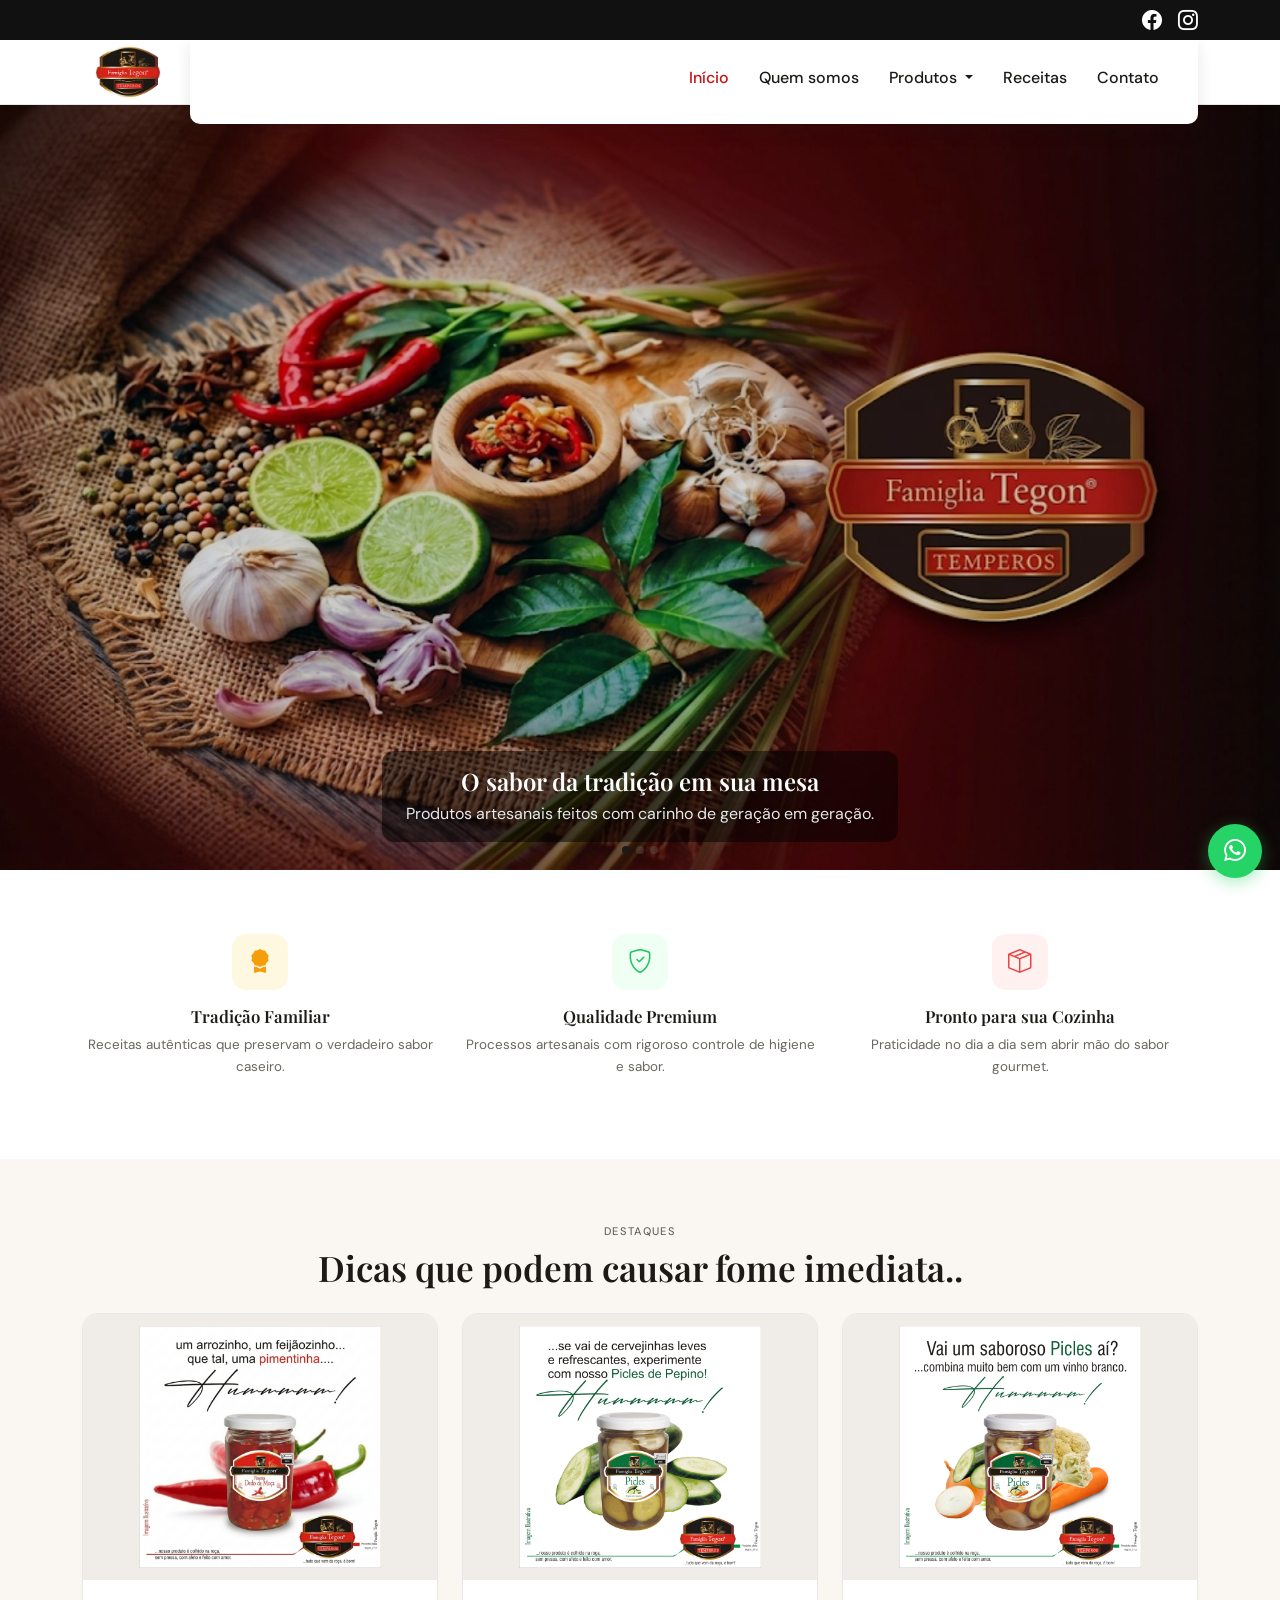
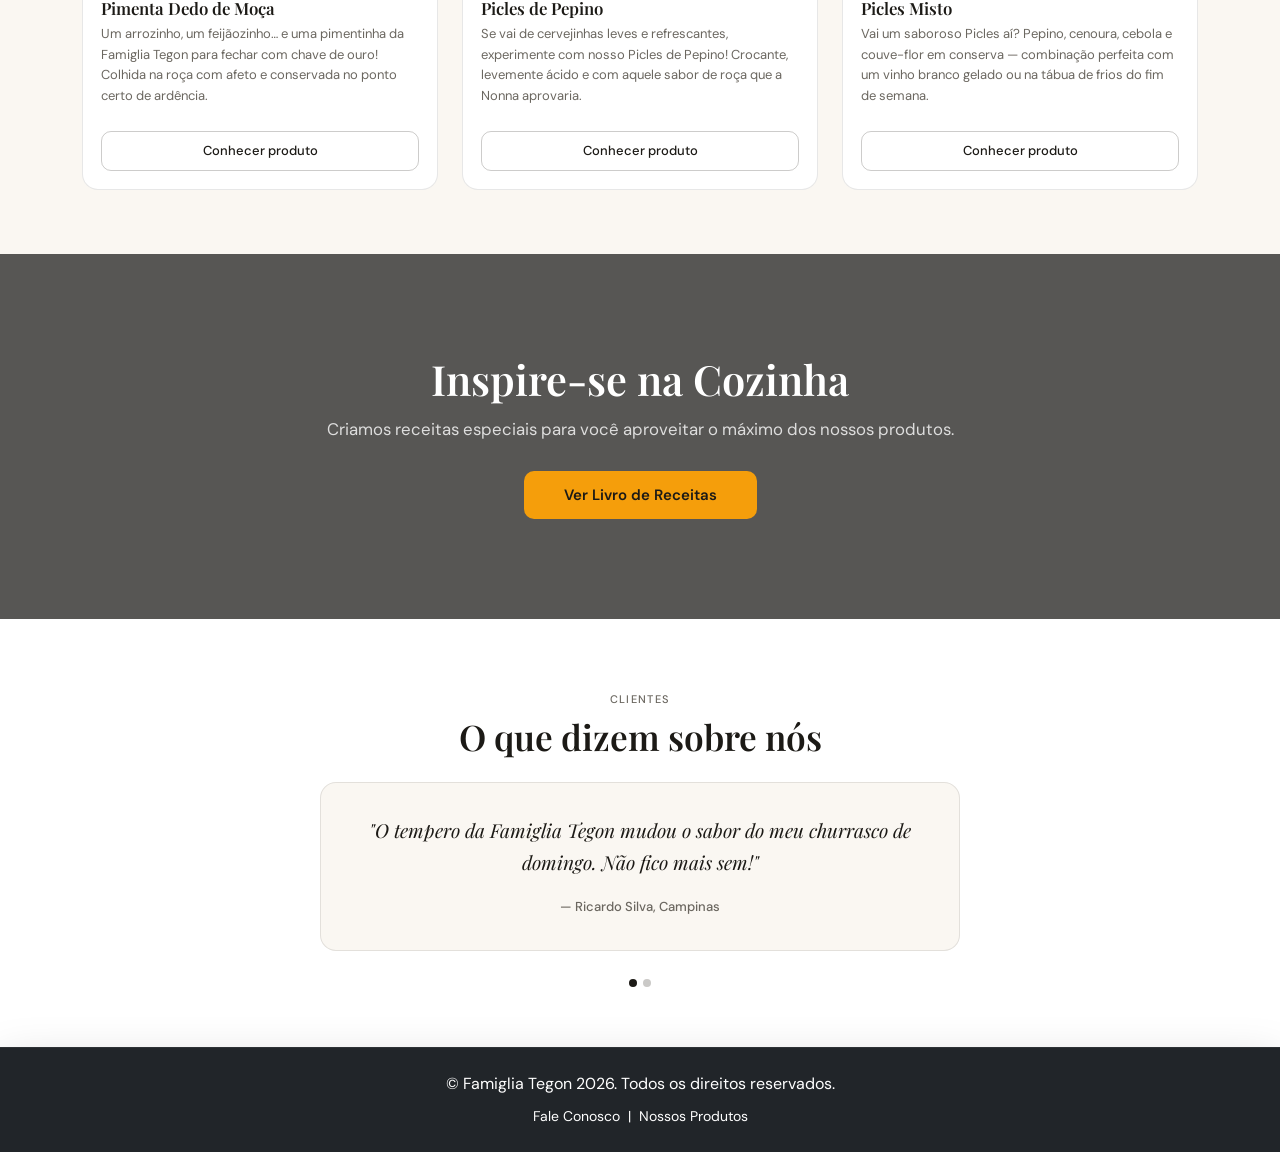
<file: index.html>
<!DOCTYPE html>
<html lang="pt-br">
<head>
    <meta charset="UTF-8">
    <meta name="viewport" content="width=device-width, initial-scale=1.0">
    <title>Famiglia Tegon | Tradição em Temperos</title>

    <link href="https://cdn.jsdelivr.net/npm/bootstrap@5.3.6/dist/css/bootstrap.min.css" rel="stylesheet">
    <link href="https://cdn.jsdelivr.net/npm/bootstrap-icons@1.10.5/font/bootstrap-icons.css" rel="stylesheet">
    <link href="https://fonts.googleapis.com/css2?family=Playfair+Display:ital,wght@0,400;0,600;0,700;1,400;1,600&family=DM+Sans:wght@300;400;500&display=swap" rel="stylesheet">
    <!-- Favicons Famiglia Tegon -->
    <link rel="icon" type="image/svg+xml" href="Favicon/favicon.svg">
    <link rel="icon" type="image/png" sizes="32x32" href="Favicon/favicon-32x32.png">
    <link rel="icon" type="image/png" sizes="16x16" href="Favicon/favicon-16x16.png">
    <link rel="shortcut icon" href="Favicon/favicon.ico">
    <link rel="apple-touch-icon" sizes="180x180" href="Favicon/apple-touch-icon.png">
    <link rel="manifest" href="Favicon/site.webmanifest">
    <meta name="theme-color" content="#c41212">
    <link rel="stylesheet" href="css/index.css">
</head>

<body>

    <header>

        <section class="tg-topbar">
            <div class="container d-flex justify-content-end align-items-center" style="min-height:40px">
                <div class="d-flex align-items-center gap-3">
                    <a href="https://web.facebook.com/tegontemperos" target="_blank" rel="noopener noreferrer" class="text-white fs-5 lh-1" aria-label="Facebook"><i class="bi bi-facebook" aria-hidden="true"></i></a>
                    <a href="https://instagram.com/tegon_27" target="_blank" rel="noopener noreferrer" class="text-white fs-5 lh-1" aria-label="Instagram"><i class="bi bi-instagram" aria-hidden="true"></i></a>
                </div>
            </div>
        </section>

        <nav id="mainNav" class="navbar navbar-expand-lg navbar-light bg-white fixed-top navbar-custom shadow-sm" aria-label="Navegação principal">
            <div class="container">
                <a class="navbar-brand d-flex align-items-center" href="index.html">
                    <img src="imagens/Logo.png" alt="Famiglia Tegon" class="logo-nav">
                </a>
                <button class="navbar-toggler" type="button" data-bs-toggle="collapse" data-bs-target="#navbarNav" aria-controls="navbarNav" aria-expanded="false" aria-label="Abrir menu">
                    <span class="navbar-toggler-icon"></span>
                </button>
                <div class="collapse navbar-collapse" id="navbarNav">
                    <ul class="navbar-nav ms-auto align-items-center">
                        <li class="nav-item"><a class="nav-link active" aria-current="page" href="index.html">Início</a></li>
                        <li class="nav-item"><a class="nav-link" href="quemsomos.html">Quem somos</a></li>
                       <li class="nav-item dropdown">
                            <a class="nav-link dropdown-toggle"  id="dropdownProdutos" role="button" data-bs-toggle="dropdown" aria-expanded="false" aria-current="page">
                                Produtos
                            </a>
                            <ul class="dropdown-menu" aria-labelledby="dropdownProdutos">
                                 <li><a class="dropdown-item" href="todosprodutos.html">Todos produtos</a></li>
                                <li><a class="dropdown-item" href="produtos-conservas.html">Conservas</a></li>
                                <li><a class="dropdown-item" href="produtos-secos.html">Condimentos</a></li>
                            </ul>
                        </li>
                        <li class="nav-item"><a class="nav-link" href="receita.html">Receitas</a></li>
                        <li class="nav-item"><a class="nav-link" href="contato.html">Contato</a></li>
                    </ul>
                </div>
            </div>
        </nav>

    </header>

    <!-- Hero carousel -->
    <div id="carouselHero" class="tg-carousel carousel slide carousel-fade" data-bs-ride="carousel">
        <div class="carousel-indicators">
            <button type="button" data-bs-target="#carouselHero" data-bs-slide-to="0" class="active" aria-current="true" aria-label="Slide 1"></button>
            <button type="button" data-bs-target="#carouselHero" data-bs-slide-to="1" aria-label="Slide 2"></button>
            <button type="button" data-bs-target="#carouselHero" data-bs-slide-to="2" aria-label="Slide 3"></button>
        </div>
        <div class="carousel-inner">
            <div class="carousel-item active" data-bs-interval="5000">
                <img src="imagens/Tempero.jpg" class="carousel-img" alt="Nossos Temperos">
                <div class="carousel-caption">
                    <h5>O sabor da tradição em sua mesa</h5>
                    <p>Produtos artesanais feitos com carinho de geração em geração.</p>
                </div>
            </div>
            <div class="carousel-item" data-bs-interval="5000">
                <img src="imagens/pimentao.png" class="carousel-img" alt="Ingredientes Frescos">
                <div class="carousel-caption">
                    <h5>Ingredientes Selecionados</h5>
                    <p>Qualidade e frescor que você sente em cada garfada.</p>
                </div>
            </div>
            <div class="carousel-item" data-bs-interval="5000">
                <img src="imagens/Picles.jpeg" class="carousel-img" alt="Conservas Famiglia Tegon">
                <div class="carousel-caption">
                    <h5>Conservas Irresistíveis</h5>
                    <p>Descubra o acompanhamento perfeito para seus pratos favoritos.</p>
                </div>
            </div>
        </div>
    </div>

    <main>

        <!-- Pilares -->
        <section class="tg-pillars">
            <div class="container">
                <div class="row g-4 text-center">
                    <div class="col-md-4">
                        <div class="tg-pillar-icon gold"><i class="bi bi-award-fill" aria-hidden="true"></i></div>
                        <h3 class="tg-pillar-title">Tradição Familiar</h3>
                        <p class="tg-pillar-text">Receitas autênticas que preservam o verdadeiro sabor caseiro.</p>
                    </div>
                    <div class="col-md-4">
                        <div class="tg-pillar-icon green"><i class="bi bi-shield-check" aria-hidden="true"></i></div>
                        <h3 class="tg-pillar-title">Qualidade Premium</h3>
                        <p class="tg-pillar-text">Processos artesanais com rigoroso controle de higiene e sabor.</p>
                    </div>
                    <div class="col-md-4">
                        <div class="tg-pillar-icon red"><i class="bi bi-box-seam" aria-hidden="true"></i></div>
                        <h3 class="tg-pillar-title">Pronto para sua Cozinha</h3>
                        <p class="tg-pillar-text">Praticidade no dia a dia sem abrir mão do sabor gourmet.</p>
                    </div>
                </div>
            </div>
        </section>

        <!-- Nossos Favoritos -->
        <section class="tg-products">
            <div class="container">
                <div class="text-center mb-4">
                    <p class="tg-eyebrow">Destaques</p>
                    <h2 class="tg-section-title">Dicas que podem causar fome imediata..</h2>
                </div>
                <div class="row g-4">

                    <!-- Card 1 — Pimenta Dedo de Moça (imagem1.png) -->
                    <div class="col-lg-4 col-md-6 col-12">
                        <div class="tg-prod-card">
                            <div class="card-img-wrap">
                                <img src="imagens/imagem1.png" alt="Pimenta Dedo de Moça em conserva — Famiglia Tegon">
                            </div>
                            <div class="card-body">
                                <h4 class="card-title">Pimenta Dedo de Moça</h4>
                                <p class="card-text">Um arrozinho, um feijãozinho… e uma pimentinha da Famiglia Tegon para fechar com chave de ouro! Colhida na roça com afeto e conservada no ponto certo de ardência.</p>
                            </div>
                            <div class="card-footer-inner">
                                <a href="todosprodutos.html" class="tg-outline-btn">Conhecer produto</a>
                            </div>
                        </div>
                    </div>

                    <!-- Card 2 — Picles de Pepino (imagem2.jpeg) -->
                    <div class="col-lg-4 col-md-6 col-12">
                        <div class="tg-prod-card">
                            <div class="card-img-wrap">
                                <img src="imagens/imagem2.jpeg" alt="Picles de Pepino em conserva — Famiglia Tegon">
                            </div>
                            <div class="card-body">
                                <h4 class="card-title">Picles de Pepino</h4>
                                <p class="card-text">Se vai de cervejinhas leves e refrescantes, experimente com nosso Picles de Pepino! Crocante, levemente ácido e com aquele sabor de roça que a Nonna aprovaria.</p>
                            </div>
                            <div class="card-footer-inner">
                                <a href="todosprodutos.html" class="tg-outline-btn">Conhecer produto</a>
                            </div>
                        </div>
                    </div>

                    <!-- Card 3 — Picles Misto (imagem3.jpeg) -->
                    <div class="col-lg-4 col-md-6 col-12">
                        <div class="tg-prod-card">
                            <div class="card-img-wrap">
                                <img src="imagens/imagem3.jpeg" alt="Picles Misto em conserva — Famiglia Tegon">
                            </div>
                            <div class="card-body">
                                <h4 class="card-title">Picles Misto</h4>
                                <p class="card-text">Vai um saboroso Picles aí? Pepino, cenoura, cebola e couve-flor em conserva — combinação perfeita com um vinho branco gelado ou na tábua de frios do fim de semana.</p>
                            </div>
                            <div class="card-footer-inner">
                                <a href="todosprodutos.html" class="tg-outline-btn">Conhecer produto</a>
                            </div>
                        </div>
                    </div>

                </div>
            </div>
        </section>

        <!-- CTA Banner -->
        <section class="tg-cta-banner">
            <div class="container inner">
                <h2>Inspire-se na Cozinha</h2>
                <p>Criamos receitas especiais para você aproveitar o máximo dos nossos produtos.</p>
                <a href="receita.html" class="tg-banner-btn">Ver Livro de Receitas</a>
            </div>
        </section>

        <!-- Depoimentos -->
        <section class="tg-testimonials">
            <div class="container">
                <div class="text-center mb-4">
                    <p class="tg-eyebrow">Clientes</p>
                    <h2 class="tg-section-title">O que dizem sobre nós</h2>
                </div>
                <div id="carouselTestimonials" class="carousel slide" data-bs-ride="carousel">
                    <div class="carousel-indicators" style="bottom:-28px;">
                        <button type="button" data-bs-target="#carouselTestimonials" data-bs-slide-to="0" class="active" aria-current="true" aria-label="Depoimento 1"></button>
                        <button type="button" data-bs-target="#carouselTestimonials" data-bs-slide-to="1" aria-label="Depoimento 2"></button>
                    </div>
                    <div class="carousel-inner pb-4">
                        <div class="carousel-item active" data-bs-interval="6000">
                            <div class="tg-quote">
                                <p>"O tempero da Famiglia Tegon mudou o sabor do meu churrasco de domingo. Não fico mais sem!"</p>
                                <cite>— Ricardo Silva, Campinas</cite>
                            </div>
                        </div>
                        <div class="carousel-item" data-bs-interval="6000">
                            <div class="tg-quote">
                                <p>"O picles é simplesmente divino, super crocante e com o tempero no ponto certo."</p>
                                <cite>— Ana Paula, São Paulo</cite>
                            </div>
                        </div>
                    </div>
                </div>
            </div>
        </section>

    </main>

    <footer class="footer bg-dark shadow-lg">
        <div class="container text-center p-4 text-white">
            <p class="mb-0">&copy; Famiglia Tegon 2026. Todos os direitos reservados.</p>
            <div class="mt-2">
                <small>
                    <a href="contato.html" class="text-decoration-none text-white">Fale Conosco</a>
                    &nbsp;|&nbsp;
                    <a href="todosprodutos.html" class="text-decoration-none text-white">Nossos Produtos</a>
                </small>
            </div>
        </div>
    </footer>

    <!-- WhatsApp FAB -->
    <a href="https://wa.me/5519997172221" target="_blank" rel="noopener noreferrer" class="tg-fab" aria-label="Fale pelo WhatsApp">
        <i class="bi bi-whatsapp" aria-hidden="true"></i>
    </a>

    <script src="https://cdn.jsdelivr.net/npm/bootstrap@5.3.6/dist/js/bootstrap.bundle.min.js"></script>
</body>
</html>
</file>
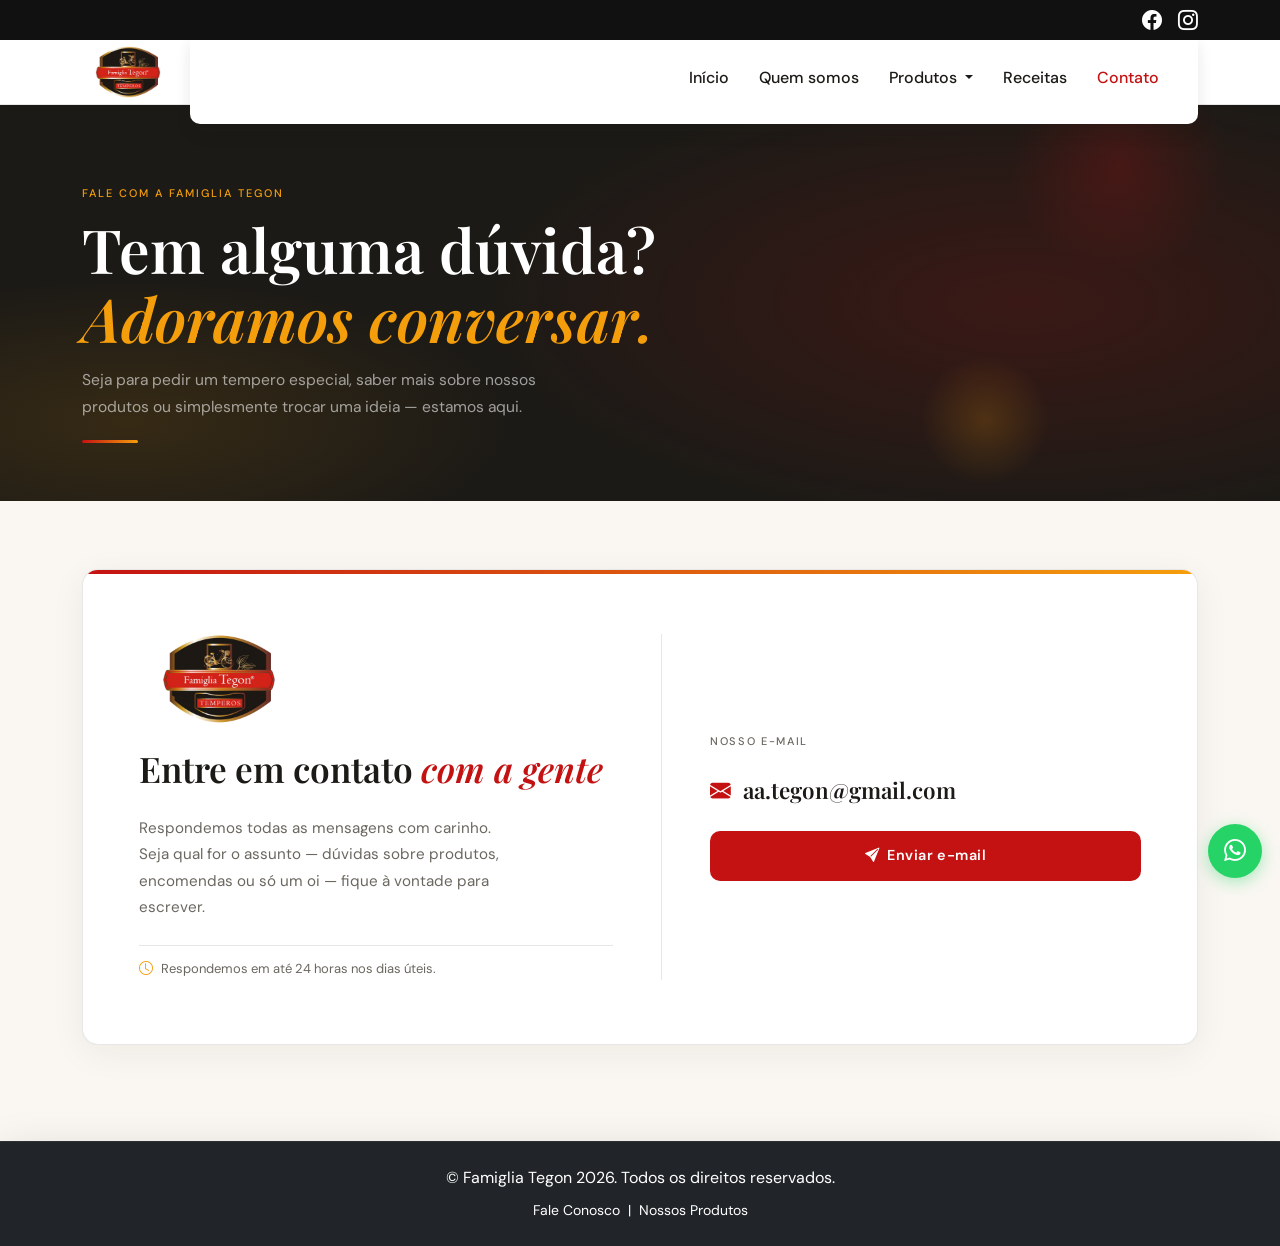
<file: contato.html>
<!DOCTYPE html>
<html lang="pt-br">
<head>
    <meta charset="UTF-8">
    <meta name="viewport" content="width=device-width, initial-scale=1.0">
    <title>Contato | Famiglia Tegon</title>

    <link href="https://cdn.jsdelivr.net/npm/bootstrap@5.3.6/dist/css/bootstrap.min.css" rel="stylesheet">
    <link href="https://cdn.jsdelivr.net/npm/bootstrap-icons@1.10.5/font/bootstrap-icons.css" rel="stylesheet">
    <link href="https://fonts.googleapis.com/css2?family=Playfair+Display:ital,wght@0,400;0,600;0,700;1,400;1,600&family=DM+Sans:wght@300;400;500&display=swap" rel="stylesheet">
        <!-- Favicons Famiglia Tegon -->
    <link rel="icon" type="image/svg+xml" href="imagens/favicon.svg">
    <link rel="icon" type="image/png" sizes="32x32" href="imagens/favicon-32x32.png">
    <link rel="icon" type="image/png" sizes="16x16" href="imagens/favicon-16x16.png">
    <link rel="shortcut icon" href="Favicon/favicon.ico">
    <link rel="apple-touch-icon" sizes="180x180" href="Favicon/apple-touch-icon.png">
    <link rel="manifest" href="Favicon/site.webmanifest">
    <meta name="theme-color" content="#c41212">
    <link rel="stylesheet" href="css/contato.css">
</head>

<body>

    <!-- HEADER -->
    <header>

        <section class="tg-topbar">
            <div class="container d-flex justify-content-end align-items-center" style="min-height:40px">
                <div class="d-flex align-items-center gap-3">
                    <a href="https://web.facebook.com/tegontemperos" target="_blank" rel="noopener noreferrer" class="text-white fs-5 lh-1" aria-label="Facebook"><i class="bi bi-facebook" aria-hidden="true"></i></a>
                    <a href="https://instagram.com/tegon_27" target="_blank" rel="noopener noreferrer" class="text-white fs-5 lh-1" aria-label="Instagram"><i class="bi bi-instagram" aria-hidden="true"></i></a>
                </div>
            </div>
        </section>

        <nav id="mainNav" class="navbar navbar-expand-lg navbar-light bg-white fixed-top navbar-custom shadow-sm" aria-label="Navegação principal">
            <div class="container">
                <a class="navbar-brand d-flex align-items-center" href="index.html">
                    <img src="imagens/Logo.png" alt="Famiglia Tegon" class="logo-nav">
                </a>
                <button class="navbar-toggler" type="button" data-bs-toggle="collapse" data-bs-target="#navbarNav" aria-controls="navbarNav" aria-expanded="false" aria-label="Abrir menu">
                    <span class="navbar-toggler-icon"></span>
                </button>
                <div class="collapse navbar-collapse" id="navbarNav">
                    <ul class="navbar-nav ms-auto align-items-center">
                        <li class="nav-item"><a class="nav-link" href="index.html">Início</a></li>
                        <li class="nav-item"><a class="nav-link" href="quemsomos.html">Quem somos</a></li>
                        <li class="nav-item dropdown">
                         <li class="nav-item dropdown">
                            <a class="nav-link dropdown-toggle" id="dropdownProdutos" role="button" data-bs-toggle="dropdown" aria-expanded="false" aria-current="page">
                                Produtos
                            </a>
                            <ul class="dropdown-menu" aria-labelledby="dropdownProdutos">
                                 <li><a class="dropdown-item" href="todosprodutos.html">Todos produtos</a></li>
                                <li><a class="dropdown-item" href="produtos-conservas.html">Conservas</a></li>
                                <li><a class="dropdown-item" href="produtos-secos.html">Condimentos</a></li>
                            </ul>
                        </li>
                        <li class="nav-item"><a class="nav-link" href="receita.html">Receitas</a></li>
                        <li class="nav-item"><a class="nav-link active" aria-current="page" href="contato.html">Contato</a></li>
                    </ul>
                </div>
            </div>
        </nav>

    </header>

    <!-- HERO -->
    <section class="contact-hero">
        <div class="spice-dot" aria-hidden="true"></div>
        <div class="spice-dot" aria-hidden="true"></div>
        <div class="container">
            <span class="hero-eyebrow">Fale com a Famiglia Tegon</span>
            <h1 class="hero-title">Tem alguma dúvida?<br><em>Adoramos conversar.</em></h1>
            <p class="hero-sub">Seja para pedir um tempero especial, saber mais sobre nossos produtos ou simplesmente trocar uma ideia — estamos aqui.</p>
            <div class="hero-divider" aria-hidden="true"></div>
        </div>
    </section>

    <!-- CONTATO PRINCIPAL -->
    <section class="tg-contact-section">
        <div class="container">

            <div class="tg-contact-wrapper">

                <!-- Lado esquerdo: logo + texto -->
                <div class="tg-contact-intro">
                    <img src="imagens/Logo.png" alt="Famiglia Tegon" class="tg-contact-logo-img">
                    <h2 class="tg-contact-heading">Entre em contato <em>com a gente</em></h2>
                    <p class="tg-contact-body">Respondemos todas as mensagens com carinho. Seja qual for o assunto — dúvidas sobre produtos, encomendas ou só um oi — fique à vontade para escrever.</p>
                    <p class="tg-contact-promise">
                        <i class="bi bi-clock" aria-hidden="true"></i>
                        Respondemos em até 24 horas nos dias úteis.
                    </p>
                </div>

                <!-- Divisor vertical -->
                <div class="tg-contact-divider" aria-hidden="true"></div>

                <!-- Lado direito: e-mail em destaque -->
                <div class="tg-contact-action">
                    <p class="tg-action-label">Nosso e-mail</p>

                    <a href="mailto:aa.tegon@gmail.com" class="tg-email-display">
                        <i class="bi bi-envelope-fill" aria-hidden="true"></i>
                        <span>aa.tegon@gmail.com</span>
                    </a>

                    <div class="tg-action-btns">
                        <a href="https://mail.google.com/mail/?view=cm&to=aa.tegon@gmail.com" target="_blank" rel="noopener noreferrer" class="tg-btn-primary">
                            <i class="bi bi-send-fill" aria-hidden="true"></i>
                            Enviar e-mail
                        </a>
                    </div>

                </div><!-- /.tg-contact-action -->

            </div><!-- /.tg-contact-wrapper -->

        </div><!-- /.container -->
    </section>

    <!-- FOOTER -->
    <footer class="footer bg-dark shadow-lg">
        <div class="container text-center p-4 text-white">
            <p class="mb-0">&copy; Famiglia Tegon 2026. Todos os direitos reservados.</p>
            <div class="mt-2">
                <small>
                    <a href="contato.html" class="text-decoration-none text-white">Fale Conosco</a>
                    &nbsp;|&nbsp;
                    <a href="todosprodutos.html" class="text-decoration-none text-white">Nossos Produtos</a>
                </small>
            </div>
        </div>
    </footer>

    <!-- WhatsApp FAB -->
    <a href="https://wa.me/5519997172221" target="_blank" rel="noopener noreferrer" class="tg-fab" aria-label="Fale pelo WhatsApp">
        <i class="bi bi-whatsapp" aria-hidden="true"></i>
    </a>

    <script src="https://cdn.jsdelivr.net/npm/bootstrap@5.3.6/dist/js/bootstrap.bundle.min.js"></script>
</body>
</html>
</file>
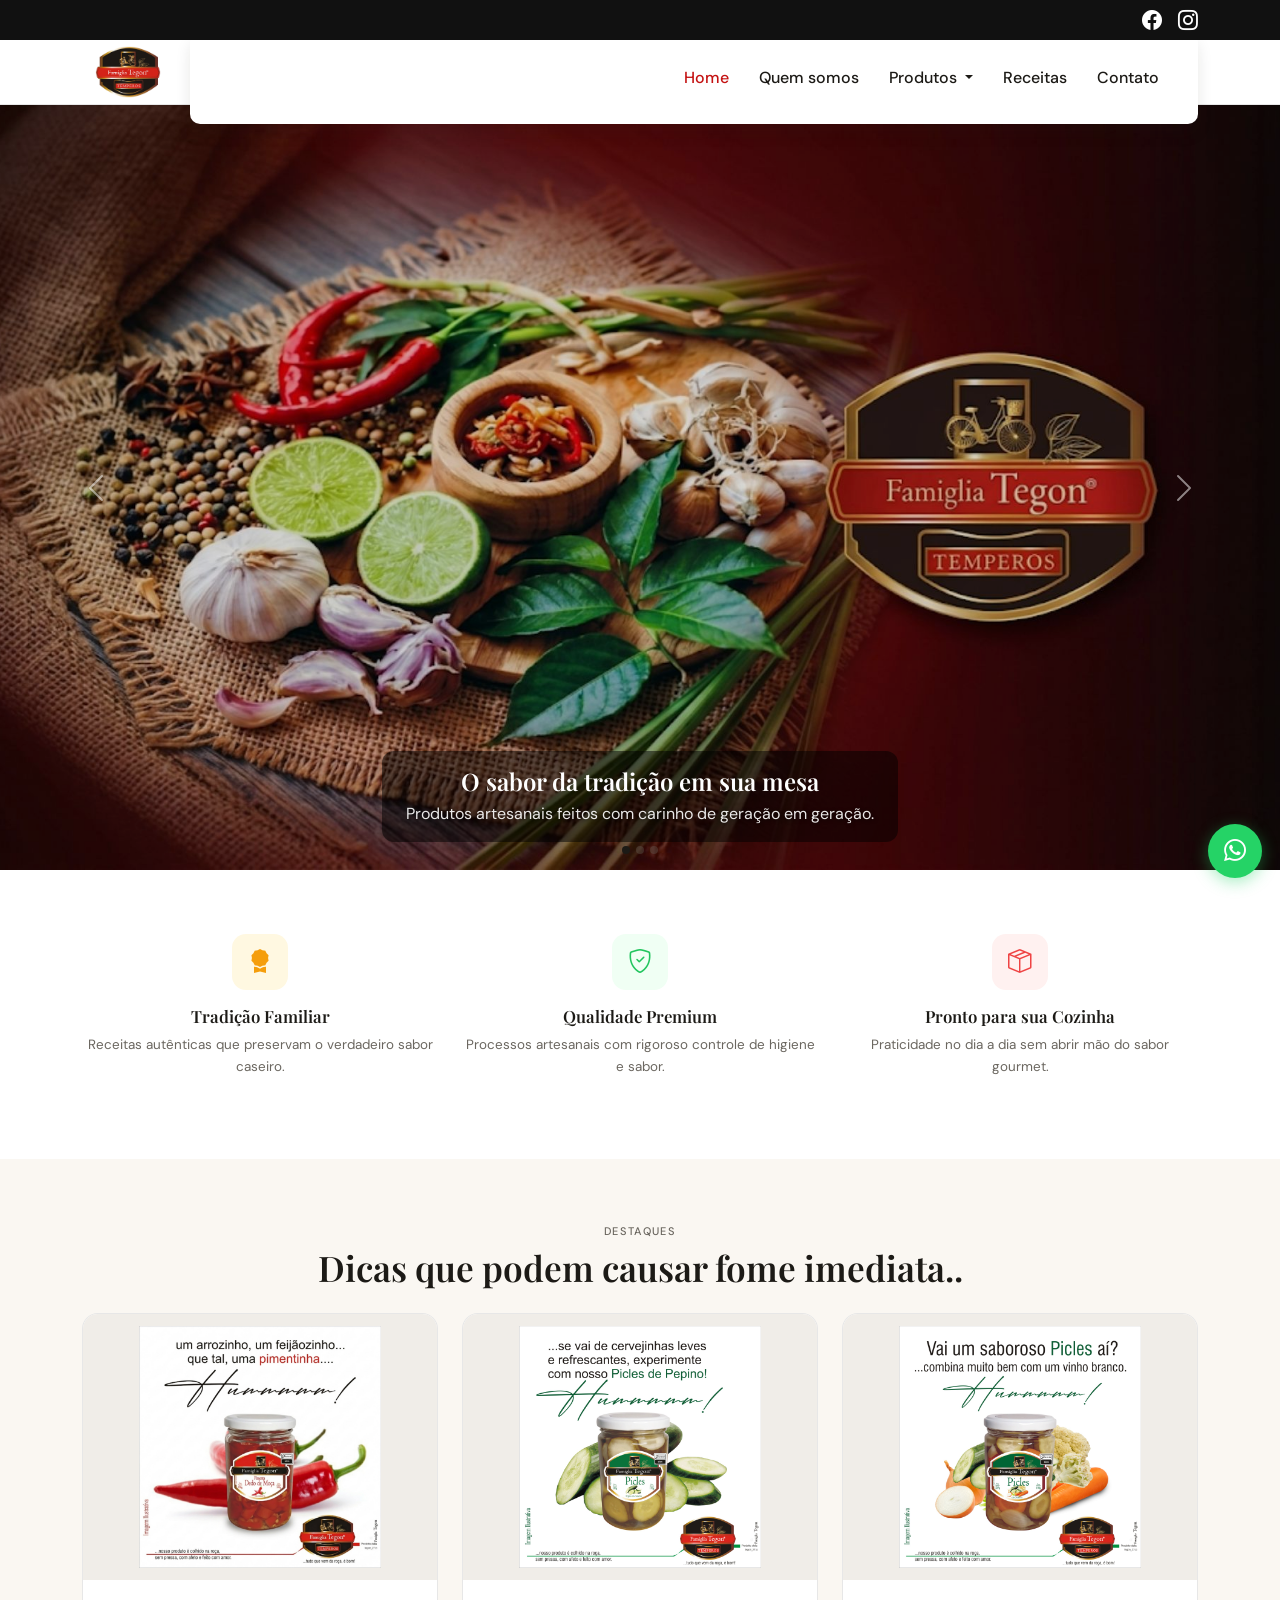
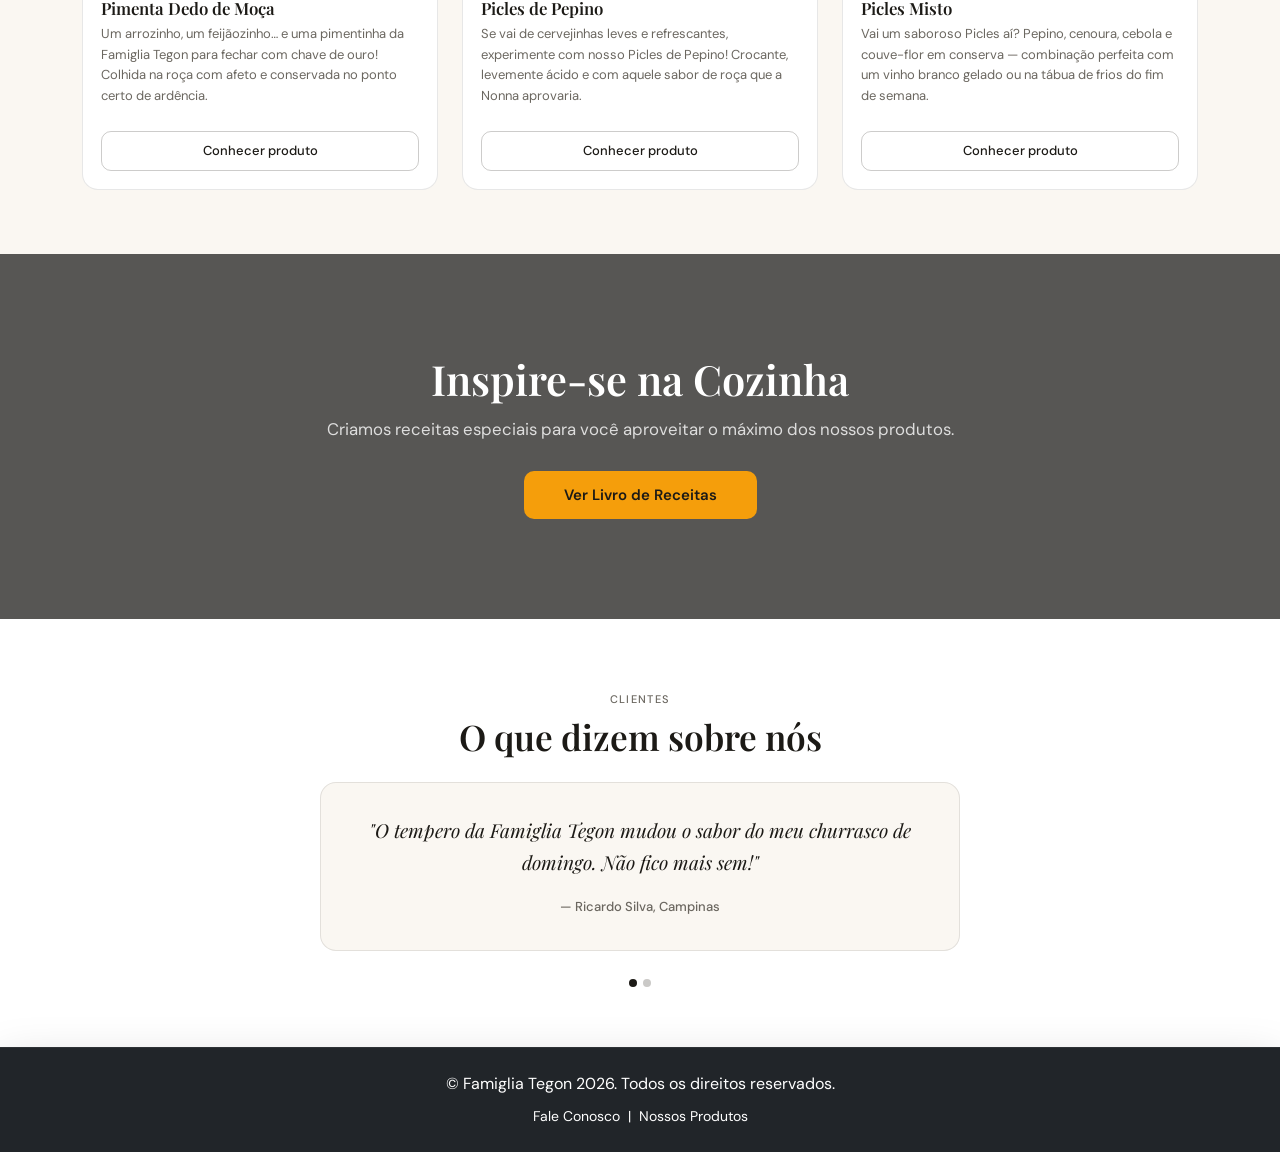
<file: home.html>
<!DOCTYPE html>
<html lang="pt-br">
<head>
    <meta charset="UTF-8">
    <meta name="viewport" content="width=device-width, initial-scale=1.0">
    <title>Famiglia Tegon | Tradição em Temperos</title>

    <link href="https://cdn.jsdelivr.net/npm/bootstrap@5.3.6/dist/css/bootstrap.min.css" rel="stylesheet">
    <link href="https://cdn.jsdelivr.net/npm/bootstrap-icons@1.10.5/font/bootstrap-icons.css" rel="stylesheet">
    <link href="https://fonts.googleapis.com/css2?family=Playfair+Display:ital,wght@0,400;0,600;0,700;1,400;1,600&family=DM+Sans:wght@300;400;500&display=swap" rel="stylesheet">
    <link rel="stylesheet" href="css/home.css">
</head>

<body>

    <header>

        <section class="tg-topbar">
            <div class="container d-flex justify-content-end align-items-center" style="min-height:40px">
                <div class="d-flex align-items-center gap-3">
                    <a href="https://web.facebook.com/tegontemperos" target="_blank" rel="noopener noreferrer" class="text-white fs-5 lh-1" aria-label="Facebook"><i class="bi bi-facebook" aria-hidden="true"></i></a>
                    <a href="https://instagram.com/tegon_27" target="_blank" rel="noopener noreferrer" class="text-white fs-5 lh-1" aria-label="Instagram"><i class="bi bi-instagram" aria-hidden="true"></i></a>
                </div>
            </div>
        </section>

        <nav id="mainNav" class="navbar navbar-expand-lg navbar-light bg-white fixed-top navbar-custom shadow-sm" aria-label="Navegação principal">
            <div class="container">
                <a class="navbar-brand d-flex align-items-center" href="home.html">
                    <img src="imagens/Logo.png" alt="Famiglia Tegon" class="logo-nav">
                </a>
                <button class="navbar-toggler" type="button" data-bs-toggle="collapse" data-bs-target="#navbarNav" aria-controls="navbarNav" aria-expanded="false" aria-label="Abrir menu">
                    <span class="navbar-toggler-icon"></span>
                </button>
                <div class="collapse navbar-collapse" id="navbarNav">
                    <ul class="navbar-nav ms-auto align-items-center">
                        <li class="nav-item"><a class="nav-link active" aria-current="page" href="home.html">Home</a></li>
                        <li class="nav-item"><a class="nav-link" href="quemsomos.html">Quem somos</a></li>
                       <li class="nav-item dropdown">
                            <a class="nav-link dropdown-toggle"  id="dropdownProdutos" role="button" data-bs-toggle="dropdown" aria-expanded="false" aria-current="page">
                                Produtos
                            </a>
                            <ul class="dropdown-menu" aria-labelledby="dropdownProdutos">
                                 <li><a class="dropdown-item" href="todosprodutos.html">Todos produtos</a></li>
                                <li><a class="dropdown-item" href="produtos-conservas.html">Conservas</a></li>
                                <li><a class="dropdown-item" href="produtos-mistos.html">Mistos</a></li>
                            </ul>
                        </li>
                        <li class="nav-item"><a class="nav-link" href="receita.html">Receitas</a></li>
                        <li class="nav-item"><a class="nav-link" href="contato.html">Contato</a></li>
                    </ul>
                </div>
            </div>
        </nav>

    </header>

    <!-- Hero carousel -->
    <div id="carouselHero" class="tg-carousel carousel slide carousel-fade" data-bs-ride="carousel">
        <div class="carousel-indicators">
            <button type="button" data-bs-target="#carouselHero" data-bs-slide-to="0" class="active" aria-current="true" aria-label="Slide 1"></button>
            <button type="button" data-bs-target="#carouselHero" data-bs-slide-to="1" aria-label="Slide 2"></button>
            <button type="button" data-bs-target="#carouselHero" data-bs-slide-to="2" aria-label="Slide 3"></button>
        </div>
        <div class="carousel-inner">
            <div class="carousel-item active" data-bs-interval="5000">
                <img src="imagens/Tempero.jpg" class="carousel-img" alt="Nossos Temperos">
                <div class="carousel-caption">
                    <h5>O sabor da tradição em sua mesa</h5>
                    <p>Produtos artesanais feitos com carinho de geração em geração.</p>
                </div>
            </div>
            <div class="carousel-item" data-bs-interval="5000">
                <img src="imagens/pimentao.png" class="carousel-img" alt="Ingredientes Frescos">
                <div class="carousel-caption">
                    <h5>Ingredientes Selecionados</h5>
                    <p>Qualidade e frescor que você sente em cada garfada.</p>
                </div>
            </div>
            <div class="carousel-item" data-bs-interval="5000">
                <img src="imagens/Picles.jpeg" class="carousel-img" alt="Conservas Famiglia Tegon">
                <div class="carousel-caption">
                    <h5>Conservas Irresistíveis</h5>
                    <p>Descubra o acompanhamento perfeito para seus pratos favoritos.</p>
                </div>
            </div>
        </div>
        <button class="carousel-control-prev" type="button" data-bs-target="#carouselHero" data-bs-slide="prev">
            <span class="carousel-control-prev-icon" aria-hidden="true"></span>
            <span class="visually-hidden">Anterior</span>
        </button>
        <button class="carousel-control-next" type="button" data-bs-target="#carouselHero" data-bs-slide="next">
            <span class="carousel-control-next-icon" aria-hidden="true"></span>
            <span class="visually-hidden">Próximo</span>
        </button>
    </div>

    <main>

        <!-- Pilares -->
        <section class="tg-pillars">
            <div class="container">
                <div class="row g-4 text-center">
                    <div class="col-md-4">
                        <div class="tg-pillar-icon gold"><i class="bi bi-award-fill" aria-hidden="true"></i></div>
                        <h3 class="tg-pillar-title">Tradição Familiar</h3>
                        <p class="tg-pillar-text">Receitas autênticas que preservam o verdadeiro sabor caseiro.</p>
                    </div>
                    <div class="col-md-4">
                        <div class="tg-pillar-icon green"><i class="bi bi-shield-check" aria-hidden="true"></i></div>
                        <h3 class="tg-pillar-title">Qualidade Premium</h3>
                        <p class="tg-pillar-text">Processos artesanais com rigoroso controle de higiene e sabor.</p>
                    </div>
                    <div class="col-md-4">
                        <div class="tg-pillar-icon red"><i class="bi bi-box-seam" aria-hidden="true"></i></div>
                        <h3 class="tg-pillar-title">Pronto para sua Cozinha</h3>
                        <p class="tg-pillar-text">Praticidade no dia a dia sem abrir mão do sabor gourmet.</p>
                    </div>
                </div>
            </div>
        </section>

        <!-- Nossos Favoritos -->
        <section class="tg-products">
            <div class="container">
                <div class="text-center mb-4">
                    <p class="tg-eyebrow">Destaques</p>
                    <h2 class="tg-section-title">Dicas que podem causar fome imediata..</h2>
                </div>
                <div class="row g-4">

                    <!-- Card 1 — Pimenta Dedo de Moça (imagem1.png) -->
                    <div class="col-lg-4 col-md-6 col-12">
                        <div class="tg-prod-card">
                            <div class="card-img-wrap">
                                <img src="imagens/imagem1.png" alt="Pimenta Dedo de Moça em conserva — Famiglia Tegon">
                            </div>
                            <div class="card-body">
                                <h4 class="card-title">Pimenta Dedo de Moça</h4>
                                <p class="card-text">Um arrozinho, um feijãozinho… e uma pimentinha da Famiglia Tegon para fechar com chave de ouro! Colhida na roça com afeto e conservada no ponto certo de ardência.</p>
                            </div>
                            <div class="card-footer-inner">
                                <a href="todosprodutos.html" class="tg-outline-btn">Conhecer produto</a>
                            </div>
                        </div>
                    </div>

                    <!-- Card 2 — Picles de Pepino (imagem2.jpeg) -->
                    <div class="col-lg-4 col-md-6 col-12">
                        <div class="tg-prod-card">
                            <div class="card-img-wrap">
                                <img src="imagens/imagem2.jpeg" alt="Picles de Pepino em conserva — Famiglia Tegon">
                            </div>
                            <div class="card-body">
                                <h4 class="card-title">Picles de Pepino</h4>
                                <p class="card-text">Se vai de cervejinhas leves e refrescantes, experimente com nosso Picles de Pepino! Crocante, levemente ácido e com aquele sabor de roça que a Nonna aprovaria.</p>
                            </div>
                            <div class="card-footer-inner">
                                <a href="todosprodutos.html" class="tg-outline-btn">Conhecer produto</a>
                            </div>
                        </div>
                    </div>

                    <!-- Card 3 — Picles Misto (imagem3.jpeg) -->
                    <div class="col-lg-4 col-md-6 col-12">
                        <div class="tg-prod-card">
                            <div class="card-img-wrap">
                                <img src="imagens/imagem3.jpeg" alt="Picles Misto em conserva — Famiglia Tegon">
                            </div>
                            <div class="card-body">
                                <h4 class="card-title">Picles Misto</h4>
                                <p class="card-text">Vai um saboroso Picles aí? Pepino, cenoura, cebola e couve-flor em conserva — combinação perfeita com um vinho branco gelado ou na tábua de frios do fim de semana.</p>
                            </div>
                            <div class="card-footer-inner">
                                <a href="produtos.html" class="tg-outline-btn">Conhecer produto</a>
                            </div>
                        </div>
                    </div>

                </div>
            </div>
        </section>

        <!-- CTA Banner -->
        <section class="tg-cta-banner">
            <div class="container inner">
                <h2>Inspire-se na Cozinha</h2>
                <p>Criamos receitas especiais para você aproveitar o máximo dos nossos produtos.</p>
                <a href="receita.html" class="tg-banner-btn">Ver Livro de Receitas</a>
            </div>
        </section>

        <!-- Depoimentos -->
        <section class="tg-testimonials">
            <div class="container">
                <div class="text-center mb-4">
                    <p class="tg-eyebrow">Clientes</p>
                    <h2 class="tg-section-title">O que dizem sobre nós</h2>
                </div>
                <div id="carouselTestimonials" class="carousel slide" data-bs-ride="carousel">
                    <div class="carousel-indicators" style="bottom:-28px;">
                        <button type="button" data-bs-target="#carouselTestimonials" data-bs-slide-to="0" class="active" aria-current="true" aria-label="Depoimento 1"></button>
                        <button type="button" data-bs-target="#carouselTestimonials" data-bs-slide-to="1" aria-label="Depoimento 2"></button>
                    </div>
                    <div class="carousel-inner pb-4">
                        <div class="carousel-item active" data-bs-interval="6000">
                            <div class="tg-quote">
                                <p>"O tempero da Famiglia Tegon mudou o sabor do meu churrasco de domingo. Não fico mais sem!"</p>
                                <cite>— Ricardo Silva, Campinas</cite>
                            </div>
                        </div>
                        <div class="carousel-item" data-bs-interval="6000">
                            <div class="tg-quote">
                                <p>"O picles é simplesmente divino, super crocante e com o tempero no ponto certo."</p>
                                <cite>— Ana Paula, São Paulo</cite>
                            </div>
                        </div>
                    </div>
                </div>
            </div>
        </section>

    </main>

    <footer class="footer bg-dark shadow-lg">
        <div class="container text-center p-4 text-white">
            <p class="mb-0">&copy; Famiglia Tegon 2026. Todos os direitos reservados.</p>
            <div class="mt-2">
                <small>
                    <a href="contato.html" class="text-decoration-none text-white">Fale Conosco</a>
                    &nbsp;|&nbsp;
                    <a href="todosprodutos.html" class="text-decoration-none text-white">Nossos Produtos</a>
                </small>
            </div>
        </div>
    </footer>

    <!-- WhatsApp FAB -->
    <a href="https://wa.me/5519997172221" target="_blank" rel="noopener noreferrer" class="tg-fab" aria-label="Fale pelo WhatsApp">
        <i class="bi bi-whatsapp" aria-hidden="true"></i>
    </a>

    <script src="https://cdn.jsdelivr.net/npm/bootstrap@5.3.6/dist/js/bootstrap.bundle.min.js"></script>
</body>
</html>
</file>
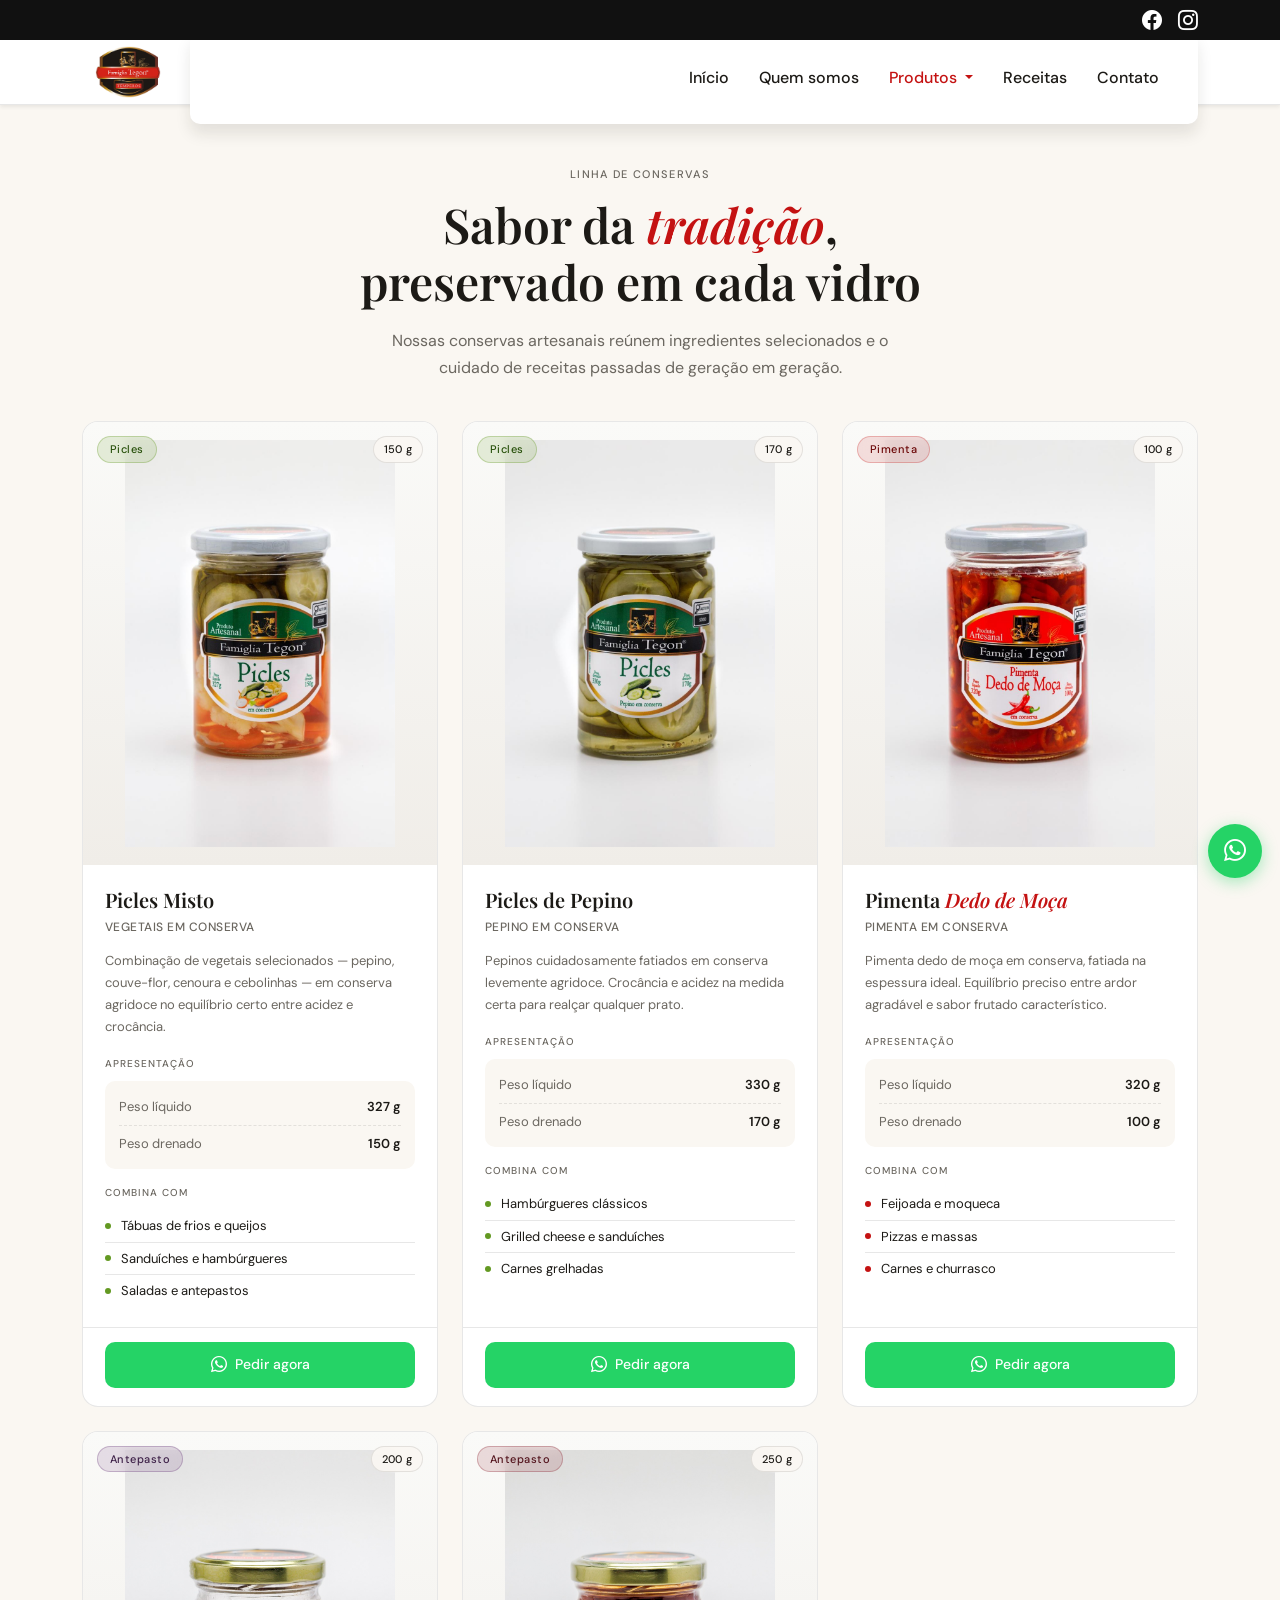
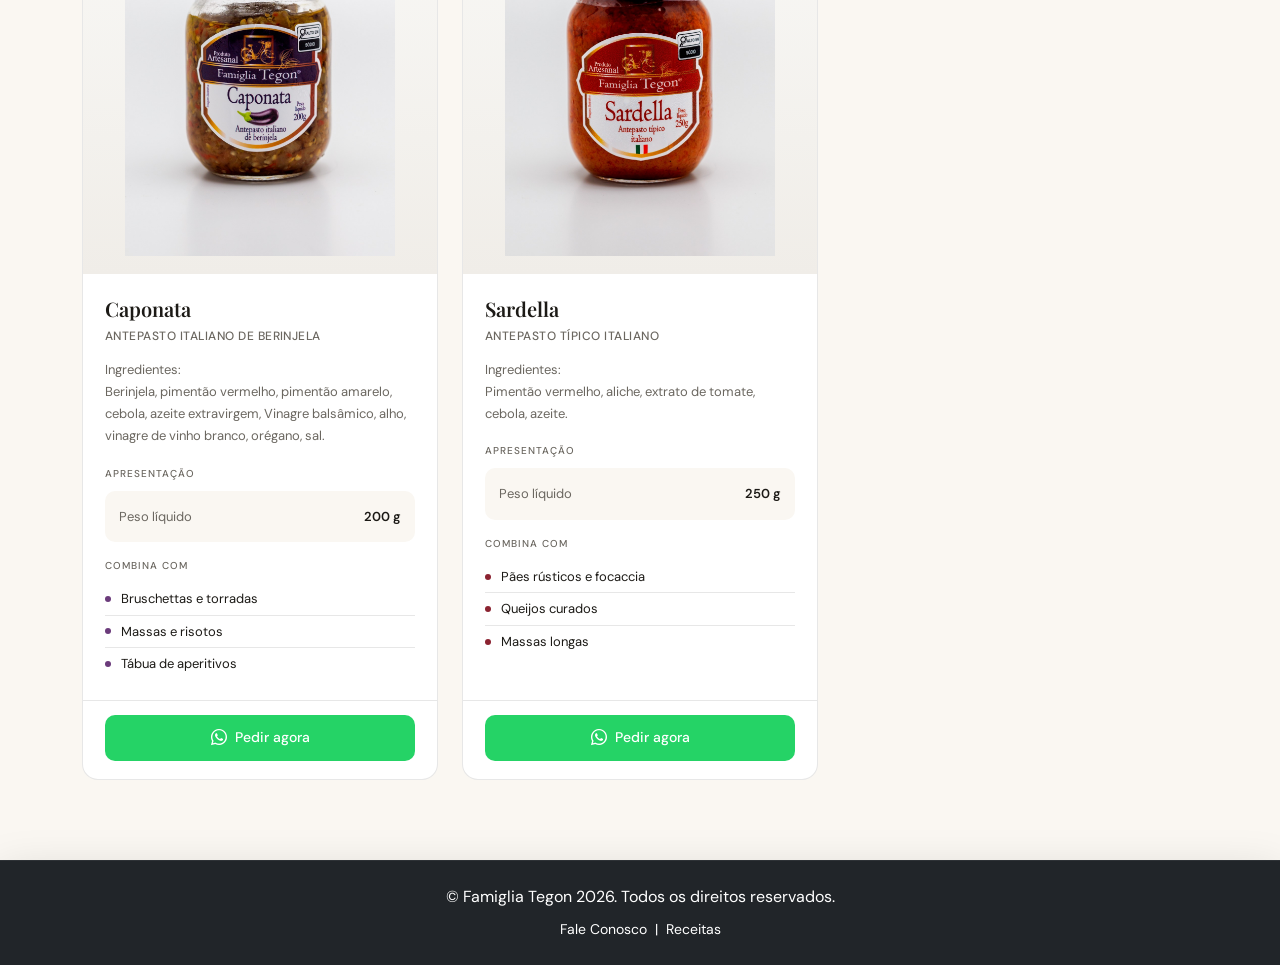
<file: produtos-conservas.html>
<!DOCTYPE html>
<html lang="pt-br">
<head>
    <meta charset="UTF-8">
    <meta name="viewport" content="width=device-width, initial-scale=1.0">
    <title>Conservas | Famiglia Tegon</title>

    <link href="https://cdn.jsdelivr.net/npm/bootstrap@5.3.6/dist/css/bootstrap.min.css" rel="stylesheet">
    <link href="https://cdn.jsdelivr.net/npm/bootstrap-icons@1.10.5/font/bootstrap-icons.css" rel="stylesheet">
    <link href="https://fonts.googleapis.com/css2?family=Playfair+Display:ital,wght@0,400;0,600;0,700;1,400;1,600&family=DM+Sans:wght@300;400;500&display=swap" rel="stylesheet">
    <!-- Favicons Famiglia Tegon -->
    <link rel="icon" type="image/svg+xml" href="Favicon/favicon.svg">
    <link rel="icon" type="image/png" sizes="32x32" href="Favicon/favicon-32x32.png">
    <link rel="icon" type="image/png" sizes="16x16" href="Favicon/favicon-16x16.png">
    <link rel="shortcut icon" href="Favicon/favicon.ico">
    <link rel="apple-touch-icon" sizes="180x180" href="Favicon/apple-touch-icon.png">
    <link rel="manifest" href="Favicon/site.webmanifest">
<meta name="theme-color" content="#c41212">
    <link rel="stylesheet" href="css/produtos.css">
</head>

<body>

    <header>

        <section class="tg-topbar">
            <div class="container d-flex justify-content-end align-items-center" style="min-height:40px">
                <div class="d-flex align-items-center gap-3">
                    <a href="https://web.facebook.com/tegontemperos" target="_blank" rel="noopener noreferrer" class="text-white fs-5 lh-1" aria-label="Facebook"><i class="bi bi-facebook" aria-hidden="true"></i></a>
                    <a href="https://instagram.com/tegon_27" target="_blank" rel="noopener noreferrer" class="text-white fs-5 lh-1" aria-label="Instagram"><i class="bi bi-instagram" aria-hidden="true"></i></a>
                </div>
            </div>
        </section>

        <nav id="mainNav" class="navbar navbar-expand-lg navbar-light bg-white fixed-top navbar-custom shadow-sm" aria-label="Navegação principal">
            <div class="container">
                <a class="navbar-brand d-flex align-items-center" href="index.html">
                    <img src="imagens/Logo.png" alt="Famiglia Tegon" class="logo-nav">
                </a>
                <button class="navbar-toggler" type="button" data-bs-toggle="collapse" data-bs-target="#navbarNav" aria-controls="navbarNav" aria-expanded="false" aria-label="Abrir menu">
                    <span class="navbar-toggler-icon"></span>
                </button>
                <div class="collapse navbar-collapse" id="navbarNav">
                    <ul class="navbar-nav ms-auto align-items-center">
                        <li class="nav-item"><a class="nav-link" href="index.html">Início</a></li>
                        <li class="nav-item"><a class="nav-link" href="quemsomos.html">Quem somos</a></li>
                        <li class="nav-item dropdown">
                            <a class="nav-link dropdown-toggle active" id="dropdownProdutos" role="button" data-bs-toggle="dropdown" aria-expanded="false" aria-current="page">
                                Produtos
                            </a>
                            <ul class="dropdown-menu" aria-labelledby="dropdownProdutos">
                                <li><a class="dropdown-item" href="todosprodutos.html">Todos produtos</a></li>
                                <li><a class="dropdown-item active" href="produtos-conservas.html">Conservas</a></li>
                                <li><a class="dropdown-item" href="produtos-secos.html">Condimentos</a></li>
                            </ul>
                        </li>
                        <li class="nav-item"><a class="nav-link" href="receita.html">Receitas</a></li>
                        <li class="nav-item"><a class="nav-link" href="contato.html">Contato</a></li>
                    </ul>
                </div>
            </div>
        </nav>

    </header>

    <main>
        <div class="container">

            <!-- Hero da página -->
            <div class="products-hero">
                <p class="eyebrow">Linha de conservas</p>
                <h1>Sabor da <em>tradição</em>,<br>preservado em cada vidro</h1>
                <p>Nossas conservas artesanais reúnem ingredientes selecionados e o cuidado de receitas passadas de geração em geração.</p>
            </div>

            <!-- Grade de produtos -->
            <div class="products-grid products-grid--last">

                <!-- ── Produto 1: Picles Misto ─────────────── -->
                <article class="product-card">
                    <div class="product-img-wrap">
                        <img src="imagens/Picles misto.jpeg" alt="Picles Misto Famiglia Tegon">
                        <span class="product-badge picles">Picles</span>
                        <span class="product-weight">150 g</span>
                    </div>
                    <div class="product-body">
                        <h3 class="product-title">Picles Misto</h3>
                        <p class="product-subtitle">Vegetais em conserva</p>
                        <p class="product-desc">Combinação de vegetais selecionados — pepino, couve-flor, cenoura e cebolinhas — em conserva agridoce no equilíbrio certo entre acidez e crocância.</p>

                        <p class="product-section-label">Apresentação</p>
                        <div class="spec-block">
                            <div class="spec-row">
                                <span class="spec-key">Peso líquido</span>
                                <span class="spec-val">327 g</span>
                            </div>
                            <div class="spec-row">
                                <span class="spec-key">Peso drenado</span>
                                <span class="spec-val">150 g</span>
                            </div>
                        </div>

                        <p class="product-section-label">Combina com</p>
                        <ul class="pairing-list">
                            <li><span class="pairing-dot picles" aria-hidden="true"></span>Tábuas de frios e queijos</li>
                            <li><span class="pairing-dot picles" aria-hidden="true"></span>Sanduíches e hambúrgueres</li>
                            <li><span class="pairing-dot picles" aria-hidden="true"></span>Saladas e antepastos</li>
                        </ul>
                    </div>
                    <div class="product-footer">
                        <a href="https://wa.me/5519997172221?text=Olá!%20Tenho%20interesse%20no%20Picles%20Misto" class="cta-btn" target="_blank" rel="noopener noreferrer">
                            <i class="bi bi-whatsapp fs-6" aria-hidden="true"></i>Pedir agora
                        </a>
                    </div>
                </article>

                <!-- ── Produto 2: Picles de Pepino ──────────── -->
                <article class="product-card">
                    <div class="product-img-wrap">
                        <img src="imagens/pipcles.p.jpeg" alt="Picles de Pepino Famiglia Tegon">
                        <span class="product-badge picles">Picles</span>
                        <span class="product-weight">170 g</span>
                    </div>
                    <div class="product-body">
                        <h3 class="product-title">Picles de Pepino</h3>
                        <p class="product-subtitle">Pepino em conserva</p>
                        <p class="product-desc">Pepinos cuidadosamente fatiados em conserva levemente agridoce. Crocância e acidez na medida certa para realçar qualquer prato.</p>

                        <p class="product-section-label">Apresentação</p>
                        <div class="spec-block">
                            <div class="spec-row">
                                <span class="spec-key">Peso líquido</span>
                                <span class="spec-val">330 g</span>
                            </div>
                            <div class="spec-row">
                                <span class="spec-key">Peso drenado</span>
                                <span class="spec-val">170 g</span>
                            </div>
                        </div>

                        <p class="product-section-label">Combina com</p>
                        <ul class="pairing-list">
                            <li><span class="pairing-dot picles" aria-hidden="true"></span>Hambúrgueres clássicos</li>
                            <li><span class="pairing-dot picles" aria-hidden="true"></span>Grilled cheese e sanduíches</li>
                            <li><span class="pairing-dot picles" aria-hidden="true"></span>Carnes grelhadas</li>
                        </ul>
                    </div>
                    <div class="product-footer">
                        <a href="https://wa.me/5519997172221?text=Olá!%20Tenho%20interesse%20no%20Picles%20de%20Pepino" class="cta-btn" target="_blank" rel="noopener noreferrer">
                            <i class="bi bi-whatsapp fs-6" aria-hidden="true"></i>Pedir agora
                        </a>
                    </div>
                </article>

                <!-- ── Produto 3: Pimenta Dedo de Moça ──────── -->
                <article class="product-card">
                    <div class="product-img-wrap">
                        <img src="imagens/pimenta dedo de moça.jpeg" alt="Pimenta Dedo de Moça Famiglia Tegon">
                        <span class="product-badge pimenta">Pimenta</span>
                        <span class="product-weight">100 g</span>
                    </div>
                    <div class="product-body">
                        <h3 class="product-title">Pimenta <em>Dedo de Moça</em></h3>
                        <p class="product-subtitle">Pimenta em conserva</p>
                        <p class="product-desc">Pimenta dedo de moça em conserva, fatiada na espessura ideal. Equilíbrio preciso entre ardor agradável e sabor frutado característico.</p>

                        <p class="product-section-label">Apresentação</p>
                        <div class="spec-block">
                            <div class="spec-row">
                                <span class="spec-key">Peso líquido</span>
                                <span class="spec-val">320 g</span>
                            </div>
                            <div class="spec-row">
                                <span class="spec-key">Peso drenado</span>
                                <span class="spec-val">100 g</span>
                            </div>
                        </div>

                        <p class="product-section-label">Combina com</p>
                        <ul class="pairing-list">
                            <li><span class="pairing-dot pimenta" aria-hidden="true"></span>Feijoada e moqueca</li>
                            <li><span class="pairing-dot pimenta" aria-hidden="true"></span>Pizzas e massas</li>
                            <li><span class="pairing-dot pimenta" aria-hidden="true"></span>Carnes e churrasco</li>
                        </ul>
                    </div>
                    <div class="product-footer">
                        <a href="https://wa.me/5519997172221?text=Olá!%20Tenho%20interesse%20na%20Pimenta%20Dedo%20de%20Moça" class="cta-btn" target="_blank" rel="noopener noreferrer">
                            <i class="bi bi-whatsapp fs-6" aria-hidden="true"></i>Pedir agora
                        </a>
                    </div>
                </article>

                <!-- ── Produto 4: Caponata ──────────────────── -->
                <article class="product-card">
                    <div class="product-img-wrap">
                        <img src="imagens/caponata.jpeg" alt="Caponata Famiglia Tegon">
                        <span class="product-badge caponata">Antepasto</span>
                        <span class="product-weight">200 g</span>
                    </div>
                    <div class="product-body">
                        <h3 class="product-title">Caponata</h3>
                        <p class="product-subtitle">Antepasto italiano de berinjela</p>
                        <p class="product-desc">Ingredientes: <br> Berinjela, pimentão vermelho, pimentão amarelo, cebola, azeite extravirgem,
                        Vinagre balsâmico, alho, vinagre de vinho branco, orégano, sal.</p>

                        <p class="product-section-label">Apresentação</p>
                        <div class="spec-block">
                            <div class="spec-row">
                                <span class="spec-key">Peso líquido</span>
                                <span class="spec-val">200 g</span>
                            </div>
                        </div>

                        <p class="product-section-label">Combina com</p>
                        <ul class="pairing-list">
                            <li><span class="pairing-dot caponata" aria-hidden="true"></span>Bruschettas e torradas</li>
                            <li><span class="pairing-dot caponata" aria-hidden="true"></span>Massas e risotos</li>
                            <li><span class="pairing-dot caponata" aria-hidden="true"></span>Tábua de aperitivos</li>
                        </ul>
                    </div>
                    <div class="product-footer">
                        <a href="https://wa.me/5519997172221?text=Olá!%20Tenho%20interesse%20na%20Caponata" class="cta-btn" target="_blank" rel="noopener noreferrer">
                            <i class="bi bi-whatsapp fs-6" aria-hidden="true"></i>Pedir agora
                        </a>
                    </div>
                </article>

                <!-- ── Produto 5: Sardella ──────────────────── -->
                <article class="product-card">
                    <div class="product-img-wrap">
                        <img src="imagens/sardella.jpeg" alt="Sardella Famiglia Tegon">
                        <span class="product-badge sardella">Antepasto</span>
                        <span class="product-weight">250 g</span>
                    </div>
                    <div class="product-body">
                        <h3 class="product-title">Sardella</h3>
                        <p class="product-subtitle">Antepasto típico italiano</p>
                        <p class="product-desc">Ingredientes:<br>Pimentão vermelho, aliche, extrato de tomate, cebola, azeite.</p>

                        <p class="product-section-label">Apresentação</p>
                        <div class="spec-block">
                            <div class="spec-row">
                                <span class="spec-key">Peso líquido</span>
                                <span class="spec-val">250 g</span>
                            </div>
                        </div>

                        <p class="product-section-label">Combina com</p>
                        <ul class="pairing-list">
                            <li><span class="pairing-dot sardella" aria-hidden="true"></span>Pães rústicos e focaccia</li>
                            <li><span class="pairing-dot sardella" aria-hidden="true"></span>Queijos curados</li>
                            <li><span class="pairing-dot sardella" aria-hidden="true"></span>Massas longas</li>
                        </ul>
                    </div>
                    <div class="product-footer">
                        <a href="https://wa.me/5519997172221?text=Olá!%20Tenho%20interesse%20na%20Sardella" class="cta-btn" target="_blank" rel="noopener noreferrer">
                            <i class="bi bi-whatsapp fs-6" aria-hidden="true"></i>Pedir agora
                        </a>
                    </div>
                </article>

            </div>
        </div>
    </main>

    <footer class="footer bg-dark shadow-lg">
        <div class="container text-center p-4 text-white">
            <p class="mb-0">&copy; Famiglia Tegon 2026. Todos os direitos reservados.</p>
            <div class="mt-2">
                <small>
                    <a href="contato.html" class="text-decoration-none text-white">Fale Conosco</a>
                    &nbsp;|&nbsp;
                    <a href="receita.html" class="text-decoration-none text-white">Receitas</a>
                </small>
            </div>
        </div>
    </footer>

    <!-- WhatsApp FAB -->
    <a href="https://wa.me/5519997172221" target="_blank" rel="noopener noreferrer" class="tg-fab" aria-label="Fale pelo WhatsApp">
        <i class="bi bi-whatsapp" aria-hidden="true"></i>
    </a>

    <script src="https://cdn.jsdelivr.net/npm/bootstrap@5.3.6/dist/js/bootstrap.bundle.min.js"></script>
</body>
</html>
</file>
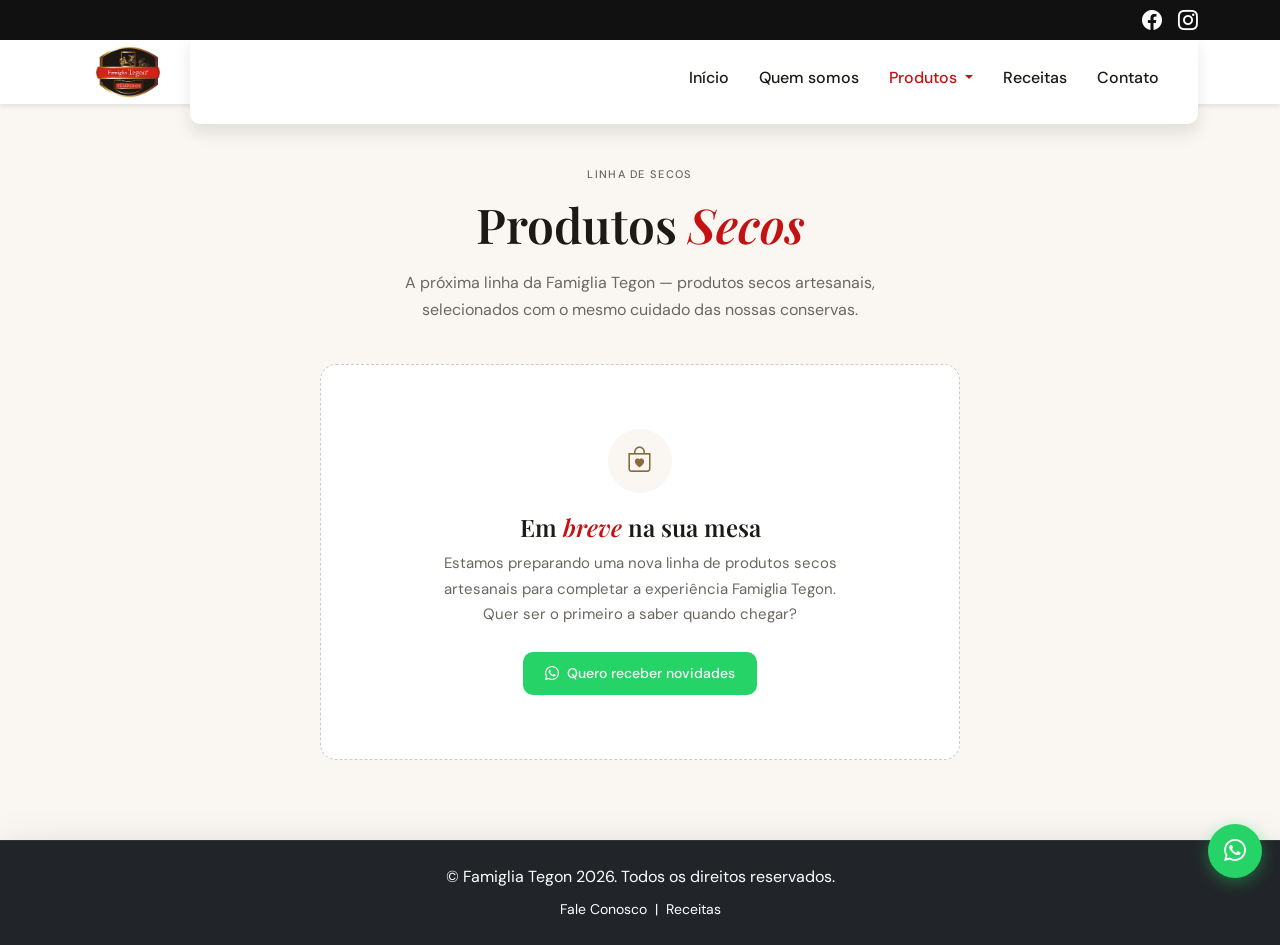
<file: produtos-secos.html>
<!DOCTYPE html>
<html lang="pt-br">
<head>
    <meta charset="UTF-8">
    <meta name="viewport" content="width=device-width, initial-scale=1.0">
    <title>Secos | Famiglia Tegon</title>

    <link href="https://cdn.jsdelivr.net/npm/bootstrap@5.3.6/dist/css/bootstrap.min.css" rel="stylesheet">
    <link href="https://cdn.jsdelivr.net/npm/bootstrap-icons@1.10.5/font/bootstrap-icons.css" rel="stylesheet">
    <link href="https://fonts.googleapis.com/css2?family=Playfair+Display:ital,wght@0,400;0,600;0,700;1,400;1,600&family=DM+Sans:wght@300;400;500&display=swap" rel="stylesheet">
    <link rel="stylesheet" href="css/produtos.css">
        <!-- Favicons Famiglia Tegon -->
    <link rel="icon" type="image/svg+xml" href="Favicon/favicon.svg">
    <link rel="icon" type="image/png" sizes="32x32" href="Favicon/favicon-32x32.png">
    <link rel="icon" type="image/png" sizes="16x16" href="Favicon/favicon-16x16.png">
    <link rel="shortcut icon" href="Favicon/favicon.ico">
    <link rel="apple-touch-icon" sizes="180x180" href="Favicon/apple-touch-icon.png">
    <link rel="manifest" href="Favicon/site.webmanifest">
    <meta name="theme-color" content="#c41212">
</head>

<body>

    <header>

        <section class="tg-topbar">
            <div class="container d-flex justify-content-end align-items-center" style="min-height:40px">
                <div class="d-flex align-items-center gap-3">
                    <a href="https://web.facebook.com/tegontemperos" target="_blank" rel="noopener noreferrer" class="text-white fs-5 lh-1" aria-label="Facebook"><i class="bi bi-facebook" aria-hidden="true"></i></a>
                    <a href="https://instagram.com/tegon_27" target="_blank" rel="noopener noreferrer" class="text-white fs-5 lh-1" aria-label="Instagram"><i class="bi bi-instagram" aria-hidden="true"></i></a>
                </div>
            </div>
        </section>

        <nav id="mainNav" class="navbar navbar-expand-lg navbar-light bg-white fixed-top navbar-custom shadow-sm" aria-label="Navegação principal">
            <div class="container">
                <a class="navbar-brand d-flex align-items-center" href="index.html">
                    <img src="imagens/Logo.png" alt="Famiglia Tegon" class="logo-nav">
                </a>
                <button class="navbar-toggler" type="button" data-bs-toggle="collapse" data-bs-target="#navbarNav" aria-controls="navbarNav" aria-expanded="false" aria-label="Abrir menu">
                    <span class="navbar-toggler-icon"></span>
                </button>
                <div class="collapse navbar-collapse" id="navbarNav">
                    <ul class="navbar-nav ms-auto align-items-center">
                        <li class="nav-item"><a class="nav-link" href="index.html">Início</a></li>
                        <li class="nav-item"><a class="nav-link" href="quemsomos.html">Quem somos</a></li>
                        <li class="nav-item dropdown">
                            <a class="nav-link dropdown-toggle active" id="dropdownProdutos" role="button" data-bs-toggle="dropdown" aria-expanded="false" aria-current="page">
                                Produtos
                            </a>
                            <ul class="dropdown-menu" aria-labelledby="dropdownProdutos">
                                <li><a class="dropdown-item" href="todosprodutos.html">Todos produtos</a></li>
                                <li><a class="dropdown-item" href="produtos-conservas.html">Conservas</a></li>
                                <li><a class="dropdown-item active" href="produtos-secos.html">Condimentos</a></li>
                            </ul>
                        </li>
                        <li class="nav-item"><a class="nav-link" href="receita.html">Receitas</a></li>
                        <li class="nav-item"><a class="nav-link" href="contato.html">Contato</a></li>
                    </ul>
                </div>
            </div>
        </nav>

    </header>

    <main>
        <div class="container">

            <!-- Hero da página -->
            <div class="products-hero">
                <p class="eyebrow">Linha de secos</p>
                <h1>Produtos <em>Secos</em></h1>
                <p>A próxima linha da Famiglia Tegon — produtos secos artesanais, selecionados com o mesmo cuidado das nossas conservas.</p>
            </div>

            <!-- Estado "Em breve" -->
            <div class="empty-state">
                <span class="empty-icon" aria-hidden="true">
                    <i class="bi bi-bag-heart"></i>
                </span>
                <h3>Em <em>breve</em> na sua mesa</h3>
                <p>Estamos preparando uma nova linha de produtos secos artesanais para completar a experiência Famiglia Tegon. Quer ser o primeiro a saber quando chegar?</p>
                <a href="https://wa.me/5519997172221?text=Olá!%20Quero%20receber%20novidades%20sobre%20a%20linha%20de%20Secos%20da%20Famiglia%20Tegon" class="empty-cta" target="_blank" rel="noopener noreferrer">
                    <i class="bi bi-whatsapp" aria-hidden="true"></i>Quero receber novidades
                </a>
            </div>

            <!--
                ╔══════════════════════════════════════════════════════════════╗
                ║  QUANDO TIVER OS PRODUTOS SECOS, REMOVA O .empty-state ACIMA ║
                ║  E DUPLIQUE O TEMPLATE ABAIXO PARA CADA PRODUTO.             ║
                ║                                                              ║
                ║  Use a classe .product-badge.secos e .pairing-dot.secos      ║
                ║  para manter o esquema de cor da categoria (tom terra).      ║
                ╚══════════════════════════════════════════════════════════════╝

            <div class="products-grid products-grid--last">

                <article class="product-card">
                    <div class="product-img-wrap">
                        <img src="imagens/nome-do-produto.jpg" alt="Nome do produto Famiglia Tegon">
                        <span class="product-badge secos">Secos</span>
                        <span class="product-weight">500 g</span>
                    </div>
                    <div class="product-body">
                        <h3 class="product-title">Nome do Produto</h3>
                        <p class="product-subtitle">Subtítulo descritivo</p>
                        <p class="product-desc">Descrição completa do produto, ressaltando origem, ingredientes e diferenciais artesanais.</p>

                        <p class="product-section-label">Apresentação</p>
                        <div class="spec-block">
                            <div class="spec-row">
                                <span class="spec-key">Peso líquido</span>
                                <span class="spec-val">500 g</span>
                            </div>
                        </div>

                        <p class="product-section-label">Combina com</p>
                        <ul class="pairing-list">
                            <li><span class="pairing-dot secos" aria-hidden="true"></span>Sugestão de uso 1</li>
                            <li><span class="pairing-dot secos" aria-hidden="true"></span>Sugestão de uso 2</li>
                            <li><span class="pairing-dot secos" aria-hidden="true"></span>Sugestão de uso 3</li>
                        </ul>
                    </div>
                    <div class="product-footer">
                        <a href="https://wa.me/5519997172221?text=Olá!%20Tenho%20interesse%20no%20Produto" class="cta-btn" target="_blank" rel="noopener noreferrer">
                            <i class="bi bi-whatsapp fs-6" aria-hidden="true"></i>Pedir agora
                        </a>
                    </div>
                </article>

            </div>
            -->

        </div>
    </main>

    <footer class="footer bg-dark shadow-lg">
        <div class="container text-center p-4 text-white">
            <p class="mb-0">&copy; Famiglia Tegon 2026. Todos os direitos reservados.</p>
            <div class="mt-2">
                <small>
                    <a href="contato.html" class="text-decoration-none text-white">Fale Conosco</a>
                    &nbsp;|&nbsp;
                    <a href="receita.html" class="text-decoration-none text-white">Receitas</a>
                </small>
            </div>
        </div>
    </footer>

    <!-- WhatsApp FAB -->
    <a href="https://wa.me/5519997172221" target="_blank" rel="noopener noreferrer" class="tg-fab" aria-label="Fale pelo WhatsApp">
        <i class="bi bi-whatsapp" aria-hidden="true"></i>
    </a>

    <script src="https://cdn.jsdelivr.net/npm/bootstrap@5.3.6/dist/js/bootstrap.bundle.min.js"></script>
</body>
</html>
</file>
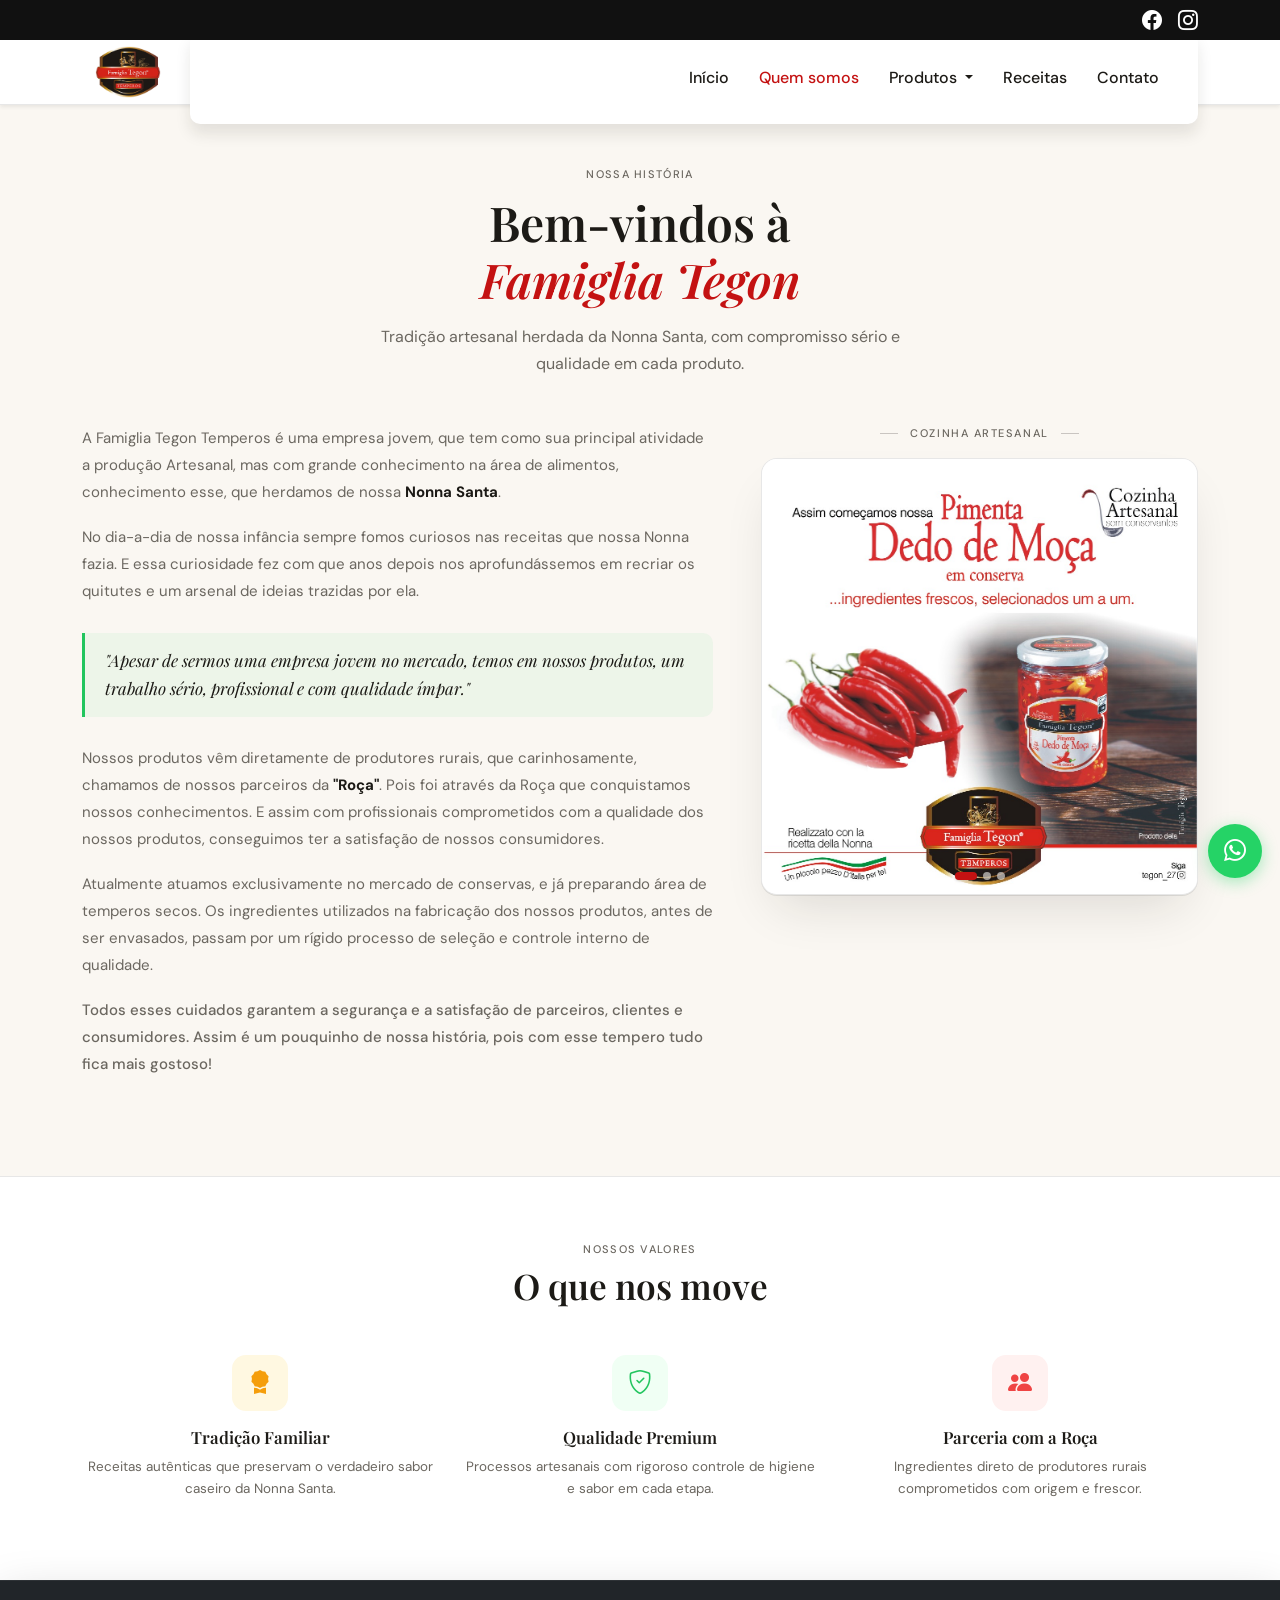
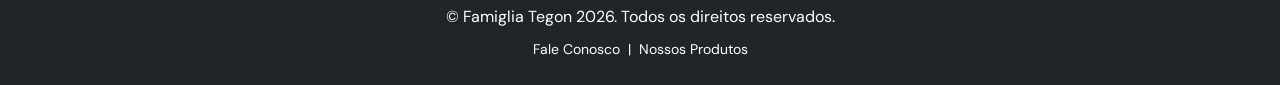
<file: quemsomos.html>
<!DOCTYPE html>
<html lang="pt-br">
<head>
    <meta charset="UTF-8">
    <meta name="viewport" content="width=device-width, initial-scale=1.0">
    <title>Quem Somos | Famiglia Tegon</title>

    <link href="https://cdn.jsdelivr.net/npm/bootstrap@5.3.6/dist/css/bootstrap.min.css" rel="stylesheet">
    <link href="https://cdn.jsdelivr.net/npm/bootstrap-icons@1.10.5/font/bootstrap-icons.css" rel="stylesheet">
    <link href="https://fonts.googleapis.com/css2?family=Playfair+Display:ital,wght@0,400;0,600;0,700;1,400;1,600&family=DM+Sans:wght@300;400;500&display=swap" rel="stylesheet">
    <link rel="stylesheet" href="css/quemsomos.css">

    <!-- Favicons Famiglia Tegon -->
    <link rel="icon" type="image/svg+xml" href="Favicon/favicon.svg">
    <link rel="icon" type="image/png" sizes="32x32" href="imagens/favicon-32x32.png">
    <link rel="icon" type="image/png" sizes="16x16" href="imagens/favicon-16x16.png">
    <link rel="shortcut icon" href="imagens/favicon.ico">
    <link rel="apple-touch-icon" sizes="180x180" href="imagens/apple-touch-icon.png">
    <link rel="manifest" href="site.webmanifest">
    <meta name="theme-color" content="#c41212">
</head>

<body>

    <header>

        <section class="tg-topbar">
            <div class="container d-flex justify-content-end align-items-center" style="min-height:40px">
                <div class="d-flex align-items-center gap-3">
                    <a href="https://web.facebook.com/tegontemperos" target="_blank" rel="noopener noreferrer" class="text-white fs-5 lh-1" aria-label="Facebook"><i class="bi bi-facebook" aria-hidden="true"></i></a>
                    <a href="https://instagram.com/tegon_27" target="_blank" rel="noopener noreferrer" class="text-white fs-5 lh-1" aria-label="Instagram"><i class="bi bi-instagram" aria-hidden="true"></i></a>
                </div>
            </div>
        </section>

        <nav id="mainNav" class="navbar navbar-expand-lg navbar-light bg-white fixed-top navbar-custom shadow-sm" aria-label="Navegação principal">
            <div class="container">
                <a class="navbar-brand d-flex align-items-center" href="index.html">
                    <img src="imagens/Logo.png" alt="Famiglia Tegon" class="logo-nav">
                </a>
                <button class="navbar-toggler" type="button" data-bs-toggle="collapse" data-bs-target="#navbarNav" aria-controls="navbarNav" aria-expanded="false" aria-label="Abrir menu">
                    <span class="navbar-toggler-icon"></span>
                </button>
                <div class="collapse navbar-collapse" id="navbarNav">
                    <ul class="navbar-nav ms-auto align-items-center">
                        <li class="nav-item"><a class="nav-link" href="index.html">Início</a></li>
                        <li class="nav-item"><a class="nav-link active" aria-current="page" href="quemsomos.html">Quem somos</a></li>
                        <li class="nav-item dropdown">
                            <a class="nav-link dropdown-toggle" id="dropdownProdutos" role="button" data-bs-toggle="dropdown" aria-expanded="false" aria-current="page">
                                Produtos
                            </a>
                            <ul class="dropdown-menu" aria-labelledby="dropdownProdutos">
                                 <li><a class="dropdown-item" href="todosprodutos.html">Todos produtos</a></li>
                                <li><a class="dropdown-item" href="produtos-conservas.html">Conservas</a></li>
                                <li><a class="dropdown-item" href="produtos-secos.html">Condimentos</a></li>
                            </ul>
                        </li>
                        <li class="nav-item"><a class="nav-link" href="receita.html">Receitas</a></li>
                        <li class="nav-item"><a class="nav-link" href="contato.html">Contato</a></li>
                    </ul>
                </div>
            </div>
        </nav>

    </header>

    <main>

        <!-- Hero da página -->
        <div class="container">
            <div class="tg-page-hero">
                <p class="tg-eyebrow">Nossa história</p>
                <h1>Bem-vindos à<br><em>Famiglia Tegon</em></h1>
                <p>Tradição artesanal herdada da Nonna Santa, com compromisso sério e qualidade em cada produto.</p>
            </div>
        </div>

        <!-- História + Carrossel lateral sticky -->
        <section class="tg-about">
            <div class="container">
                <div class="row g-5 align-items-start">

                    <!-- Texto (esquerda) -->
                    <div class="col-lg-7 tg-about-text">
                        <p>
                            A Famiglia Tegon Temperos é uma empresa jovem, que tem como sua principal atividade a produção Artesanal, mas com grande conhecimento na área de alimentos, conhecimento esse, que herdamos de nossa <strong>Nonna Santa</strong>.
                        </p>
                        <p>
                            No dia-a-dia de nossa infância sempre fomos curiosos nas receitas que nossa Nonna fazia. E essa curiosidade fez com que anos depois nos aprofundássemos em recriar os quitutes e um arsenal de ideias trazidas por ela.
                        </p>

                        <div class="tg-quote-block">
                            <p>"Apesar de sermos uma empresa jovem no mercado, temos em nossos produtos, um trabalho sério, profissional e com qualidade ímpar."</p>
                        </div>

                        <p>
                            Nossos produtos vêm diretamente de produtores rurais, que carinhosamente, chamamos de nossos parceiros da <strong>"Roça"</strong>. Pois foi através da Roça que conquistamos nossos conhecimentos. E assim com profissionais comprometidos com a qualidade dos nossos produtos, conseguimos ter a satisfação de nossos consumidores.
                        </p>
                        <p>
                            Atualmente atuamos exclusivamente no mercado de conservas, e já preparando área de temperos secos. Os ingredientes utilizados na fabricação dos nossos produtos, antes de ser envasados, passam por um rígido processo de seleção e controle interno de qualidade.
                        </p>

                        <p class="tg-closing">
                            Todos esses cuidados garantem a segurança e a satisfação de parceiros, clientes e consumidores. Assim é um pouquinho de nossa história, pois com esse tempero tudo fica mais gostoso!
                        </p>
                    </div>

                    <!-- ═══════════════════════════════════════════════
                         Coluna direita sticky — Carrossel artesanal
                         ═══════════════════════════════════════════════ -->
                    <div class="col-lg-5">
                        <div class="tg-about-side">

                            <p class="tg-side-eyebrow">Cozinha Artesanal</p>

                            <div class="tg-carousel-wrap">
                                <div id="artesanalCarousel" class="carousel slide carousel-fade tg-carousel" data-bs-ride="carousel" data-bs-interval="6000" data-bs-pause="hover">

                                    <div class="carousel-indicators">
                                        <button type="button" data-bs-target="#artesanalCarousel" data-bs-slide-to="0" class="active" aria-current="true" aria-label="Picles Misto"></button>
                                        <button type="button" data-bs-target="#artesanalCarousel" data-bs-slide-to="1" aria-label="Pimenta Dedo de Moça"></button>
                                        <button type="button" data-bs-target="#artesanalCarousel" data-bs-slide-to="2" aria-label="Picles de Pepino"></button>
                                    </div>

                                    <div class="carousel-inner">
                                        <div class="carousel-item active">
                                            <img src="imagens/Arte pimenta.jpeg" alt="Pimenta Dedo de Moça em conserva — ingredientes frescos, selecionados um a um">
                                        </div>
                                        <div class="carousel-item">
                                            <img src="imagens/Arte picles.jpeg" alt="Picles em conserva — ingredientes frescos, selecionados um a um">
                                        </div>
                                        <div class="carousel-item">
                                            <img src="imagens/Arte picles mistos.jpeg" alt="Picles mistos em conserva — ingredientes frescos, selecionados um a um">
                                        </div>
                                    </div>

                                </div>

                            </div>

                        </div>
                    </div>

                </div>
            </div>
        </section>

        <!-- Valores -->
        <section class="tg-values">
            <div class="container">
                <div class="text-center mb-5">
                    <p class="tg-eyebrow">Nossos valores</p>
                    <h2 class="tg-section-title">O que nos move</h2>
                </div>
                <div class="row g-4 text-center">
                    <div class="col-md-4 tg-pillar-item">
                        <div class="tg-pillar-icon gold"><i class="bi bi-award-fill" aria-hidden="true"></i></div>
                        <h3 class="tg-pillar-title">Tradição Familiar</h3>
                        <p class="tg-pillar-text">Receitas autênticas que preservam o verdadeiro sabor caseiro da Nonna Santa.</p>
                    </div>
                    <div class="col-md-4 tg-pillar-item">
                        <div class="tg-pillar-icon green"><i class="bi bi-shield-check" aria-hidden="true"></i></div>
                        <h3 class="tg-pillar-title">Qualidade Premium</h3>
                        <p class="tg-pillar-text">Processos artesanais com rigoroso controle de higiene e sabor em cada etapa.</p>
                    </div>
                    <div class="col-md-4 tg-pillar-item">
                        <div class="tg-pillar-icon red"><i class="bi bi-people-fill" aria-hidden="true"></i></div>
                        <h3 class="tg-pillar-title">Parceria com a Roça</h3>
                        <p class="tg-pillar-text">Ingredientes direto de produtores rurais comprometidos com origem e frescor.</p>
                    </div>
                </div>
            </div>
        </section>

    </main>

    <footer class="footer bg-dark shadow-lg">
        <div class="container text-center p-4 text-white">
            <p class="mb-0">&copy; Famiglia Tegon 2026. Todos os direitos reservados.</p>
            <div class="mt-2">
                <small>
                    <a href="contato.html" class="text-decoration-none text-white">Fale Conosco</a>
                    &nbsp;|&nbsp;
                    <a href="todosprodutos.html" class="text-decoration-none text-white">Nossos Produtos</a>
                </small>
            </div>
        </div>
    </footer>

    <!-- WhatsApp FAB -->
    <a href="https://wa.me/5519997172221" target="_blank" rel="noopener noreferrer" class="tg-fab" aria-label="Fale pelo WhatsApp">
        <i class="bi bi-whatsapp" aria-hidden="true"></i>
    </a>

    <script src="https://cdn.jsdelivr.net/npm/bootstrap@5.3.6/dist/js/bootstrap.bundle.min.js"></script>
</body>
</html>
</file>
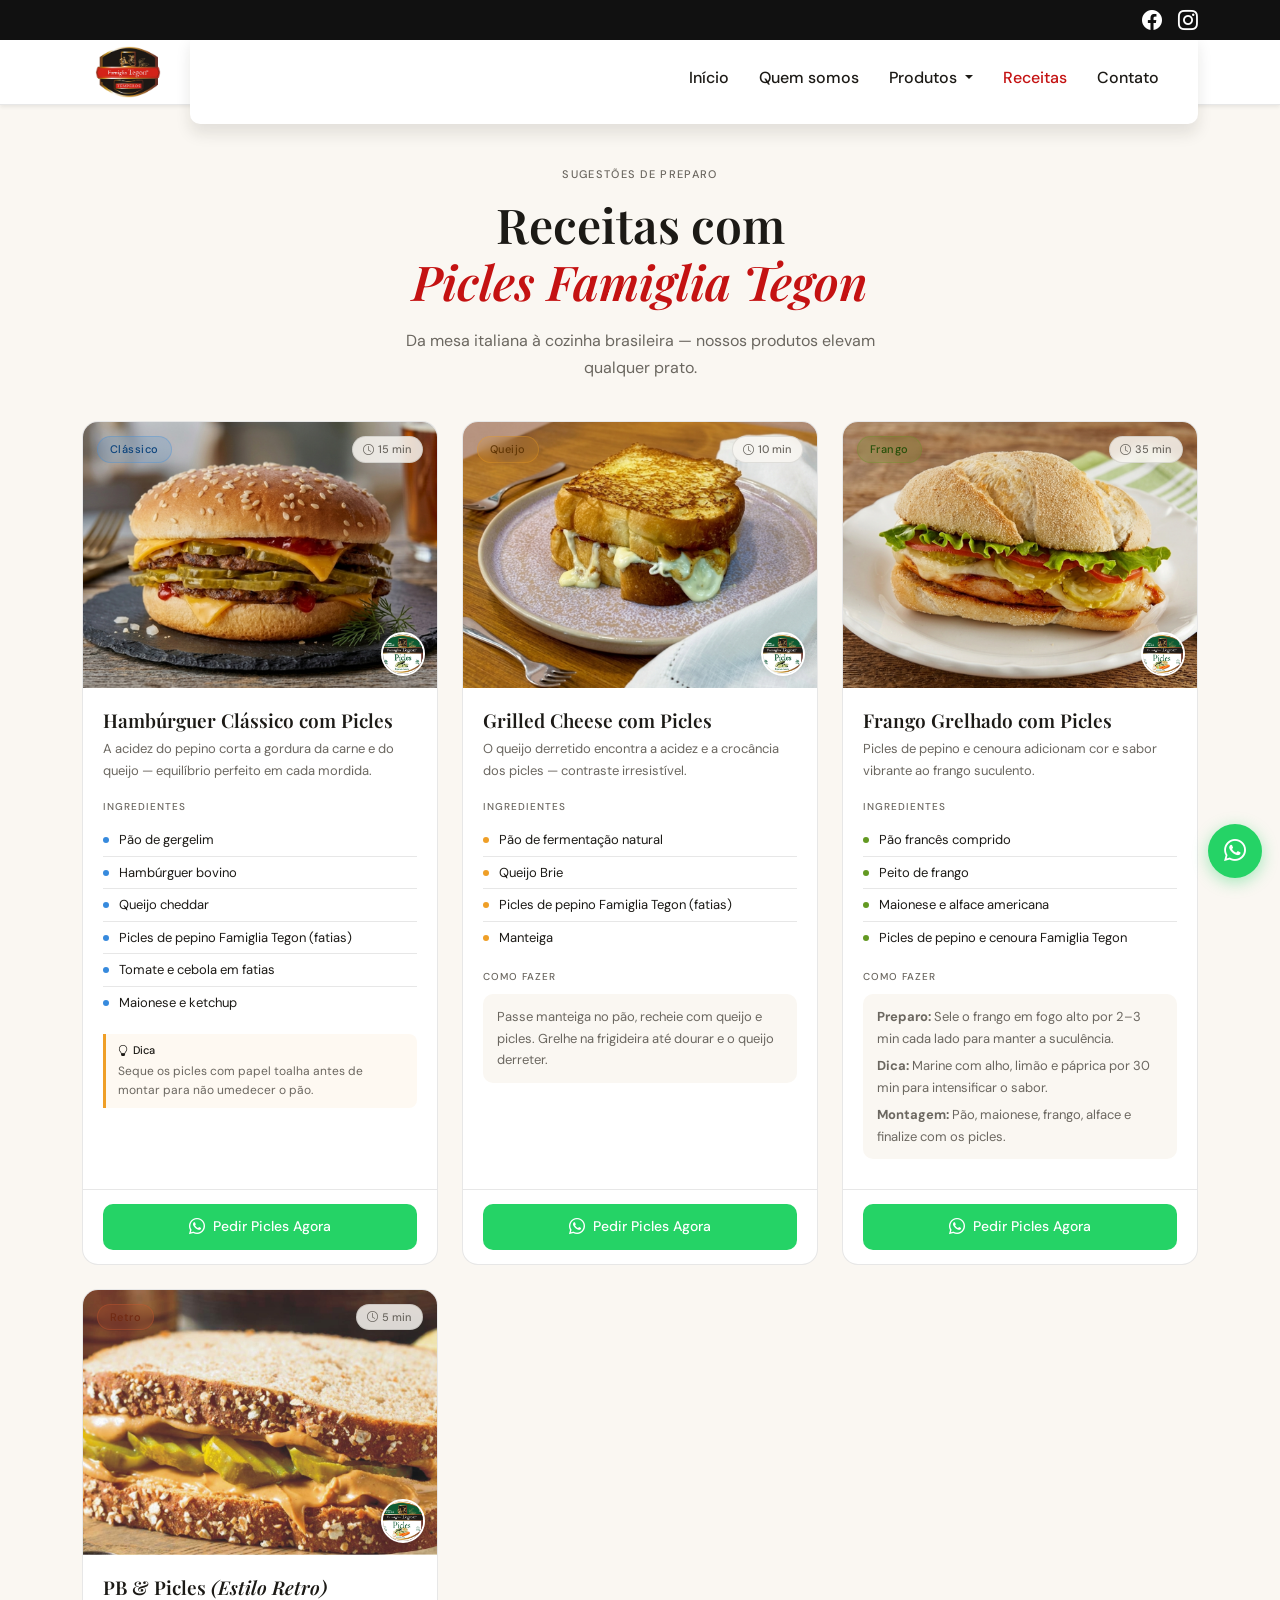
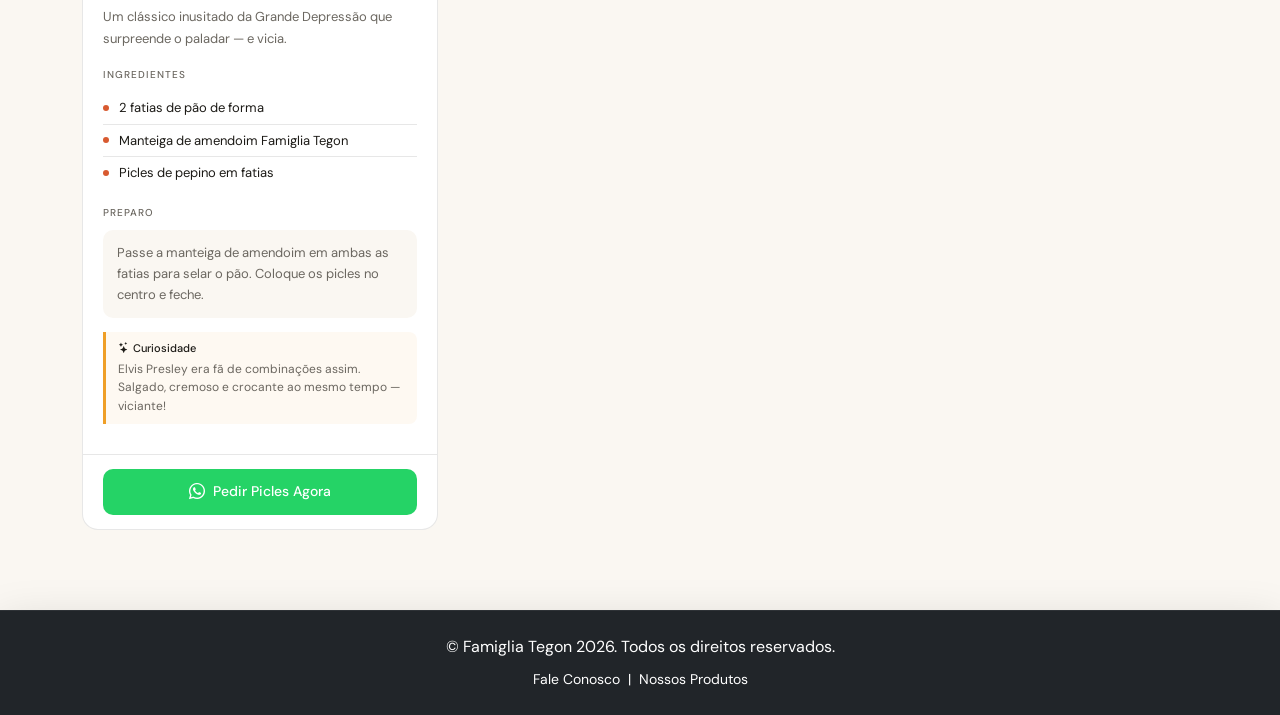
<file: receita.html>
<!DOCTYPE html>
<html lang="pt-br">
<head>
    <meta charset="UTF-8">
    <meta name="viewport" content="width=device-width, initial-scale=1.0">
    <title>Receitas | Famiglia Tegon</title>

    <link href="https://cdn.jsdelivr.net/npm/bootstrap@5.3.6/dist/css/bootstrap.min.css" rel="stylesheet">
    <link href="https://cdn.jsdelivr.net/npm/bootstrap-icons@1.10.5/font/bootstrap-icons.css" rel="stylesheet">
    <link href="https://fonts.googleapis.com/css2?family=Playfair+Display:ital,wght@0,400;0,600;0,700;1,400;1,600&family=DM+Sans:wght@300;400;500&display=swap" rel="stylesheet">
     <!-- Favicons Famiglia Tegon -->
    <link rel="icon" type="image/svg+xml" href="Favicon/favicon.svg">
    <link rel="icon" type="image/png" sizes="32x32" href="imagens/favicon-32x32.png">
    <link rel="icon" type="image/png" sizes="16x16" href="imagens/favicon-16x16.png">
    <link rel="shortcut icon" href="imagens/favicon.ico">
    <link rel="apple-touch-icon" sizes="180x180" href="imagens/apple-touch-icon.png">
    <link rel="manifest" href="site.webmanifest">
    <meta name="theme-color" content="#c41212">
    <link rel="stylesheet" href="css/receita.css">
</head>

<body>

    <header>

        <section class="tg-topbar">
            <div class="container d-flex justify-content-end align-items-center" style="min-height:40px">
                <div class="d-flex align-items-center gap-3">
                    <a href="https://web.facebook.com/tegontemperos" target="_blank" rel="noopener noreferrer" class="text-white fs-5 lh-1" aria-label="Facebook"><i class="bi bi-facebook" aria-hidden="true"></i></a>
                    <a href="https://instagram.com/tegon_27" target="_blank" rel="noopener noreferrer" class="text-white fs-5 lh-1" aria-label="Instagram"><i class="bi bi-instagram" aria-hidden="true"></i></a>
                </div>
            </div>
        </section>

        <nav id="mainNav" class="navbar navbar-expand-lg navbar-light bg-white fixed-top navbar-custom shadow-sm" aria-label="Navegação principal">
            <div class="container">
                <a class="navbar-brand d-flex align-items-center" href="index.html">
                    <img src="imagens/Logo.png" alt="Famiglia Tegon" class="logo-nav">
                </a>
                <button class="navbar-toggler" type="button" data-bs-toggle="collapse" data-bs-target="#navbarNav" aria-controls="navbarNav" aria-expanded="false" aria-label="Abrir menu">
                    <span class="navbar-toggler-icon"></span>
                </button>
                <div class="collapse navbar-collapse" id="navbarNav">
                    <ul class="navbar-nav ms-auto align-items-center">
                        <li class="nav-item"><a class="nav-link" href="index.html">Início</a></li>
                        <li class="nav-item"><a class="nav-link" href="quemsomos.html">Quem somos</a></li>
                        <li class="nav-item dropdown">
                            <a class="nav-link dropdown-toggle" id="dropdownProdutos" role="button" data-bs-toggle="dropdown" aria-expanded="false" aria-current="page">
                                Produtos
                            </a>
                            <ul class="dropdown-menu" aria-labelledby="dropdownProdutos">
                                 <li><a class="dropdown-item" href="todosprodutos.html">Todos produtos</a></li>
                                <li><a class="dropdown-item" href="produtos-conservas.html">Conservas</a></li>
                                <li><a class="dropdown-item" href="produtos-secos.html">Condimentos</a></li>
                            </ul>
                        </li>
                        <li class="nav-item"><a class="nav-link active" aria-current="page" href="receita.html">Receitas</a></li>
                        <li class="nav-item"><a class="nav-link" href="contato.html">Contato</a></li>
                    </ul>
                </div>
            </div>
        </nav>

    </header>

    <main>
        <div class="container">

            <!-- Hero da seção -->
            <div class="recipes-hero">
                <p class="eyebrow">Sugestões de preparo</p>
                <h1>Receitas com<br><em>Picles Famiglia Tegon</em></h1>
                <p>Da mesa italiana à cozinha brasileira — nossos produtos elevam qualquer prato.</p>
            </div>

            <!-- Grade de receitas -->
            <div class="recipes-grid">

                <!-- ── Receita 1: Hambúrguer ───────────────────── -->
                <article class="recipe-card">
                    <div class="card-img-wrap">
                        <img src="imagens/Lanche de picles.png" alt="Hambúrguer Clássico com Picles">
                        <span class="img-badge classic">Clássico</span>
                        <span class="img-time"><i class="bi bi-clock me-1" aria-hidden="true"></i>15 min</span>
                        <div class="card-logo-badge">
                            <img src="imagens/logo picles.jpg" alt="Logo Picles">
                        </div>
                    </div>
                    <div class="card-body-inner">
                        <h2 class="card-title-recipe">Hambúrguer Clássico com Picles</h2>
                        <p class="card-desc-recipe">A acidez do pepino corta a gordura da carne e do queijo — equilíbrio perfeito em cada mordida.</p>

                        <p class="section-label">Ingredientes</p>
                        <ul class="ingredients-list">
                            <li><span class="dot classic" aria-hidden="true"></span>Pão de gergelim</li>
                            <li><span class="dot classic" aria-hidden="true"></span>Hambúrguer bovino</li>
                            <li><span class="dot classic" aria-hidden="true"></span>Queijo cheddar</li>
                            <li><span class="dot classic" aria-hidden="true"></span>Picles de pepino Famiglia Tegon (fatias)</li>
                            <li><span class="dot classic" aria-hidden="true"></span>Tomate e cebola em fatias</li>
                            <li><span class="dot classic" aria-hidden="true"></span>Maionese e ketchup</li>
                        </ul>

                        <div class="tip-block">
                            <p class="tip-label"><i class="bi bi-lightbulb me-1" aria-hidden="true"></i>Dica</p>
                            <p>Seque os picles com papel toalha antes de montar para não umedecer o pão.</p>
                        </div>
                    </div>
                    <div class="card-footer-inner">
                        <a href="https://wa.me/5519997172221" class="cta-btn" target="_blank" rel="noopener noreferrer">
                            <i class="bi bi-whatsapp fs-6" aria-hidden="true"></i>Pedir Picles Agora
                        </a>
                    </div>
                </article>

                <!-- ── Receita 2: Grilled Cheese ──────────────── -->
                <article class="recipe-card">
                    <div class="card-img-wrap">
                        <img src="imagens/Grilled Cheese.png" alt="Grilled Cheese com Picles">
                        <span class="img-badge queijo">Queijo</span>
                        <span class="img-time"><i class="bi bi-clock me-1" aria-hidden="true"></i>10 min</span>
                        <div class="card-logo-badge">
                            <img src="imagens/logo picles.jpg" alt="Logo Picles">
                        </div>
                    </div>
                    <div class="card-body-inner">
                        <h2 class="card-title-recipe">Grilled Cheese com Picles</h2>
                        <p class="card-desc-recipe">O queijo derretido encontra a acidez e a crocância dos picles — contraste irresistível.</p>

                        <p class="section-label">Ingredientes</p>
                        <ul class="ingredients-list">
                            <li><span class="dot queijo" aria-hidden="true"></span>Pão de fermentação natural</li>
                            <li><span class="dot queijo" aria-hidden="true"></span>Queijo Brie</li>
                            <li><span class="dot queijo" aria-hidden="true"></span>Picles de pepino Famiglia Tegon (fatias)</li>
                            <li><span class="dot queijo" aria-hidden="true"></span>Manteiga</li>
                        </ul>

                        <p class="section-label">Como fazer</p>
                        <div class="how-to-block">
                            <p>Passe manteiga no pão, recheie com queijo e picles. Grelhe na frigideira até dourar e o queijo derreter.</p>
                        </div>
                    </div>
                    <div class="card-footer-inner">
                        <a href="https://wa.me/5519997172221" class="cta-btn" target="_blank" rel="noopener noreferrer">
                            <i class="bi bi-whatsapp fs-6" aria-hidden="true"></i>Pedir Picles Agora
                        </a>
                    </div>
                </article>

                <!-- ── Receita 3: Frango ───────────────────────── -->
                <article class="recipe-card">
                    <div class="card-img-wrap">
                        <img src="imagens/lanche de frango.png" alt="Frango Grelhado com Picles">
                        <span class="img-badge frango">Frango</span>
                        <span class="img-time"><i class="bi bi-clock me-1" aria-hidden="true"></i>35 min</span>
                        <div class="card-logo-badge">
                            <img src="imagens/logo picles conserva.png" alt="Logo Picles">
                        </div>
                    </div>
                    <div class="card-body-inner">
                        <h2 class="card-title-recipe">Frango Grelhado com Picles</h2>
                        <p class="card-desc-recipe">Picles de pepino e cenoura adicionam cor e sabor vibrante ao frango suculento.</p>

                        <p class="section-label">Ingredientes</p>
                        <ul class="ingredients-list">
                            <li><span class="dot frango" aria-hidden="true"></span>Pão francês comprido</li>
                            <li><span class="dot frango" aria-hidden="true"></span>Peito de frango</li>
                            <li><span class="dot frango" aria-hidden="true"></span>Maionese e alface americana</li>
                            <li><span class="dot frango" aria-hidden="true"></span>Picles de pepino e cenoura Famiglia Tegon</li>
                        </ul>

                        <p class="section-label">Como fazer</p>
                        <div class="how-to-block">
                            <p><strong>Preparo:</strong> Sele o frango em fogo alto por 2–3 min cada lado para manter a suculência.</p>
                            <p><strong>Dica:</strong> Marine com alho, limão e páprica por 30 min para intensificar o sabor.</p>
                            <p><strong>Montagem:</strong> Pão, maionese, frango, alface e finalize com os picles.</p>
                        </div>
                    </div>
                    <div class="card-footer-inner">
                        <a href="https://wa.me/5519997172221" class="cta-btn" target="_blank" rel="noopener noreferrer">
                            <i class="bi bi-whatsapp fs-6" aria-hidden="true"></i>Pedir Picles Agora
                        </a>
                    </div>
                </article>

                <!-- ── Receita 4: PB & Picles ─────────────────── -->
                <article class="recipe-card">
                    <div class="card-img-wrap">
                        <img src="imagens/pasta de amendoin.jpeg" alt="PB & Picles Estilo Retro">
                        <span class="img-badge retro">Retro</span>
                        <span class="img-time"><i class="bi bi-clock me-1" aria-hidden="true"></i>5 min</span>
                        <div class="card-logo-badge">
                            <img src="imagens/logo picles conserva.png" alt="Logo Picles">
                        </div>
                    </div>
                    <div class="card-body-inner">
                        <h2 class="card-title-recipe">PB & Picles <em>(Estilo Retro)</em></h2>
                        <p class="card-desc-recipe">Um clássico inusitado da Grande Depressão que surpreende o paladar — e vicia.</p>

                        <p class="section-label">Ingredientes</p>
                        <ul class="ingredients-list">
                            <li><span class="dot retro" aria-hidden="true"></span>2 fatias de pão de forma</li>
                            <li><span class="dot retro" aria-hidden="true"></span>Manteiga de amendoim Famiglia Tegon</li>
                            <li><span class="dot retro" aria-hidden="true"></span>Picles de pepino em fatias</li>
                        </ul>

                        <p class="section-label">Preparo</p>
                        <div class="how-to-block">
                            <p>Passe a manteiga de amendoim em ambas as fatias para selar o pão. Coloque os picles no centro e feche.</p>
                        </div>

                        <div class="tip-block">
                            <p class="tip-label"><i class="bi bi-stars me-1" aria-hidden="true"></i>Curiosidade</p>
                            <p>Elvis Presley era fã de combinações assim. Salgado, cremoso e crocante ao mesmo tempo — viciante!</p>
                        </div>
                    </div>
                    <div class="card-footer-inner">
                        <a href="https://wa.me/5519997172221" class="cta-btn" target="_blank" rel="noopener noreferrer">
                            <i class="bi bi-whatsapp fs-6" aria-hidden="true"></i>Pedir Picles Agora
                        </a>
                    </div>
                </article>

            </div>
        </div>
    </main>

    <footer class="footer bg-dark shadow-lg">
        <div class="container text-center p-4 text-white">
            <p class="mb-0">&copy; Famiglia Tegon 2026. Todos os direitos reservados.</p>
            <div class="mt-2">
                <small>
                    <a href="contato.html" class="text-decoration-none text-white">Fale Conosco</a>
                    &nbsp;|&nbsp;
                    <a href="todosprodutos.html" class="text-decoration-none text-white">Nossos Produtos</a>
                </small>
            </div>
        </div>
    </footer>

    <!-- WhatsApp FAB -->
    <a href="https://wa.me/5519997172221" target="_blank" rel="noopener noreferrer" class="tg-fab" aria-label="Fale pelo WhatsApp">
        <i class="bi bi-whatsapp" aria-hidden="true"></i>
    </a>

    <script src="https://cdn.jsdelivr.net/npm/bootstrap@5.3.6/dist/js/bootstrap.bundle.min.js"></script>
</body>
</html>
</file>
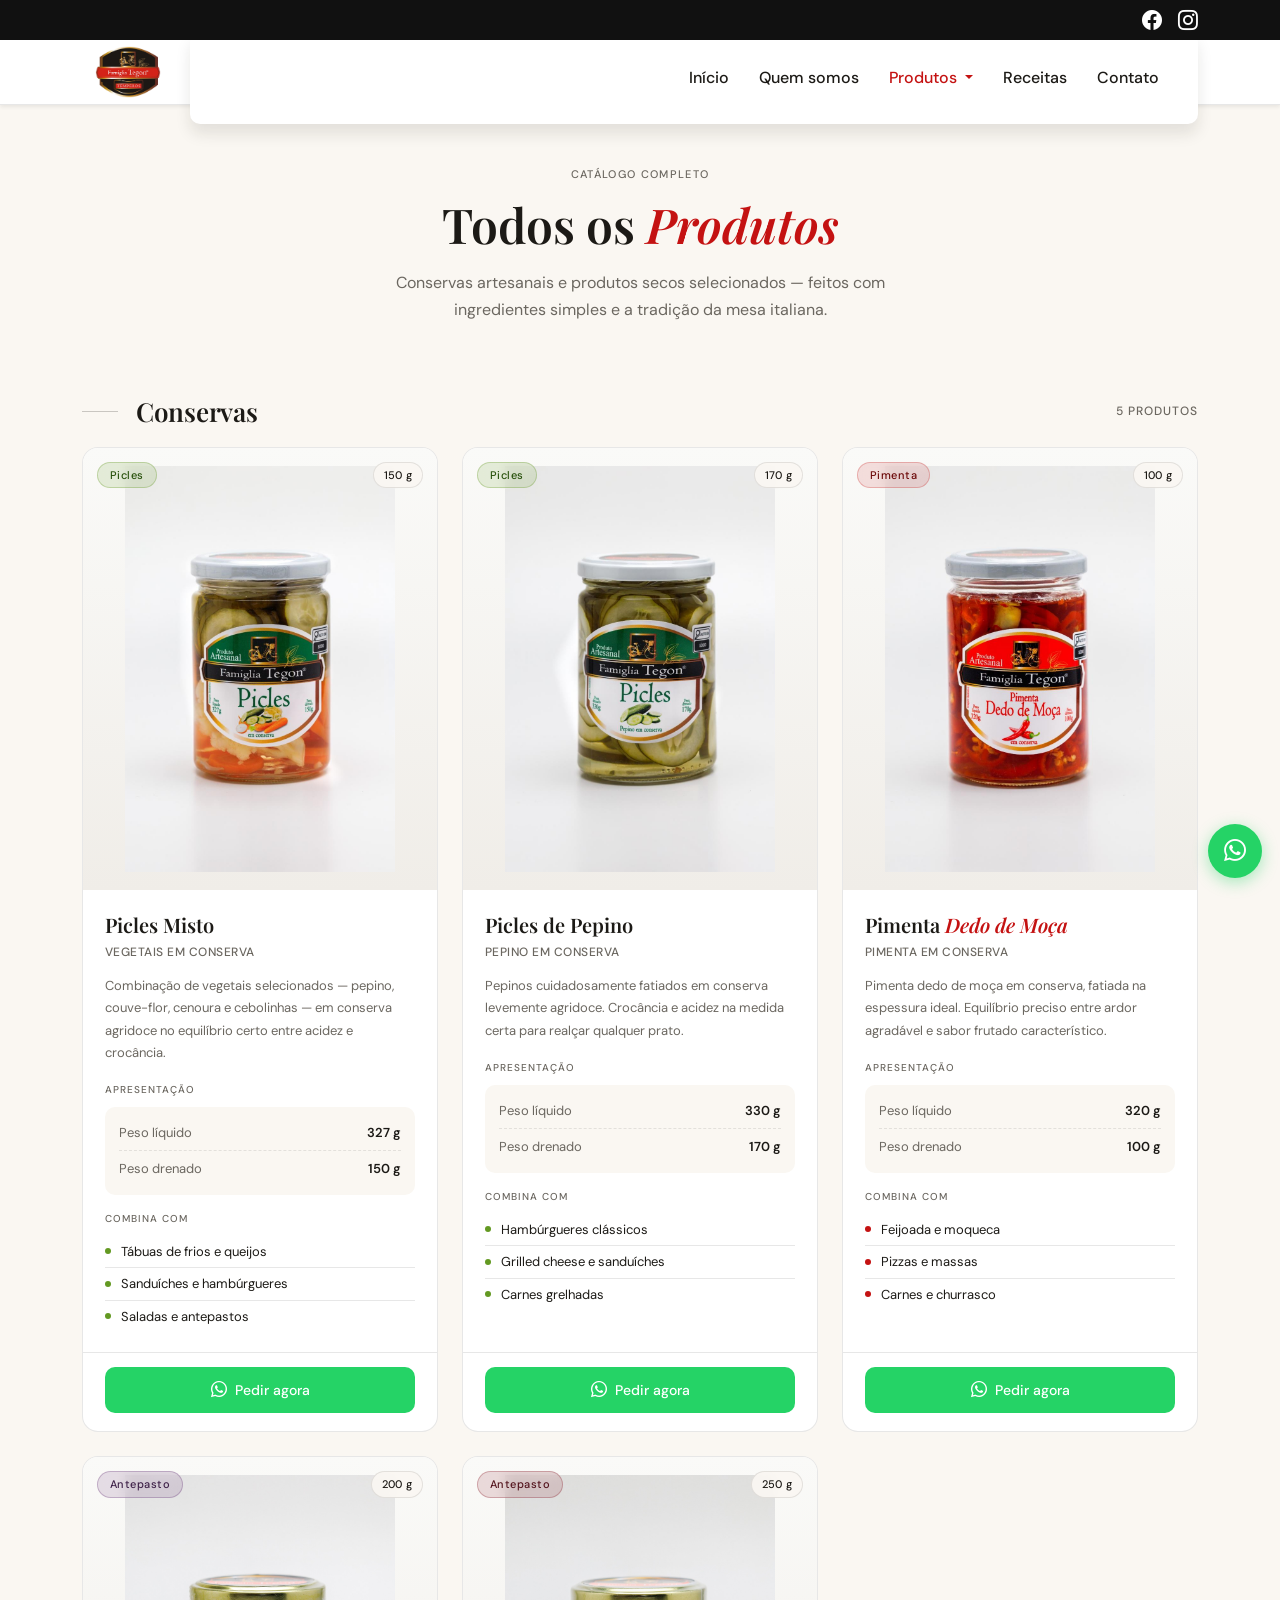
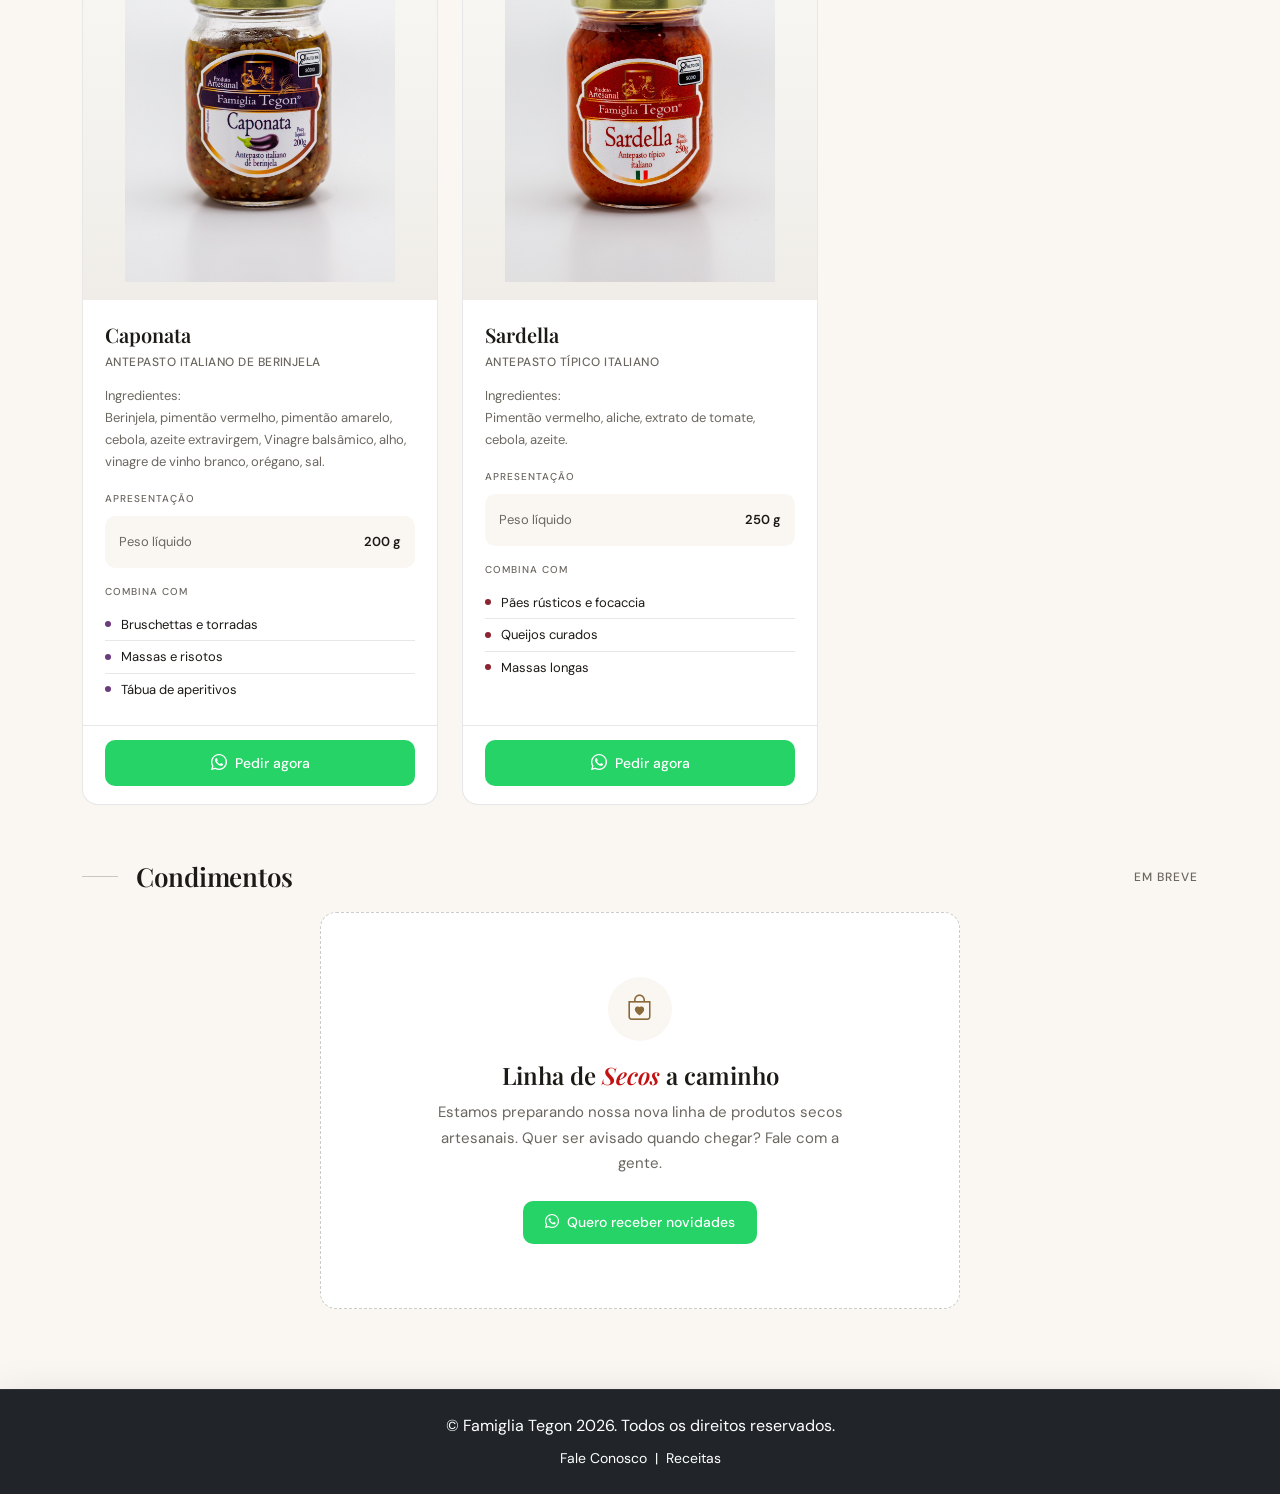
<file: todosprodutos.html>
<!DOCTYPE html>
<html lang="pt-br">
<head>
    <meta charset="UTF-8">
    <meta name="viewport" content="width=device-width, initial-scale=1.0">
    <title>Todos os Produtos | Famiglia Tegon</title>

    <link href="https://cdn.jsdelivr.net/npm/bootstrap@5.3.6/dist/css/bootstrap.min.css" rel="stylesheet">
    <link href="https://cdn.jsdelivr.net/npm/bootstrap-icons@1.10.5/font/bootstrap-icons.css" rel="stylesheet">
    <link href="https://fonts.googleapis.com/css2?family=Playfair+Display:ital,wght@0,400;0,600;0,700;1,400;1,600&family=DM+Sans:wght@300;400;500&display=swap" rel="stylesheet">
    <link rel="stylesheet" href="css/produtos.css">
        <!-- Favicons Famiglia Tegon -->
    <link rel="icon" type="image/svg+xml" href="Favicon/favicon.svg">
    <link rel="icon" type="image/png" sizes="32x32" href="Favicon/favicon-32x32.png">
    <link rel="icon" type="image/png" sizes="16x16" href="Favicon/favicon-16x16.png">
    <link rel="shortcut icon" href="Favicon/favicon.ico">
    <link rel="apple-touch-icon" sizes="180x180" href="Favicon/apple-touch-icon.png">
    <link rel="manifest" href="Favicon/site.webmanifest">
    <meta name="theme-color" content="#c41212">
</head>

<body>

    <header>

        <section class="tg-topbar">
            <div class="container d-flex justify-content-end align-items-center" style="min-height:40px">
                <div class="d-flex align-items-center gap-3">
                    <a href="https://web.facebook.com/tegontemperos" target="_blank" rel="noopener noreferrer" class="text-white fs-5 lh-1" aria-label="Facebook"><i class="bi bi-facebook" aria-hidden="true"></i></a>
                    <a href="https://instagram.com/tegon_27" target="_blank" rel="noopener noreferrer" class="text-white fs-5 lh-1" aria-label="Instagram"><i class="bi bi-instagram" aria-hidden="true"></i></a>
                </div>
            </div>
        </section>

        <nav id="mainNav" class="navbar navbar-expand-lg navbar-light bg-white fixed-top navbar-custom shadow-sm" aria-label="Navegação principal">
            <div class="container">
                <a class="navbar-brand d-flex align-items-center" href="index.html">
                    <img src="imagens/Logo.png" alt="Famiglia Tegon" class="logo-nav">
                </a>
                <button class="navbar-toggler" type="button" data-bs-toggle="collapse" data-bs-target="#navbarNav" aria-controls="navbarNav" aria-expanded="false" aria-label="Abrir menu">
                    <span class="navbar-toggler-icon"></span>
                </button>
                <div class="collapse navbar-collapse" id="navbarNav">
                    <ul class="navbar-nav ms-auto align-items-center">
                        <li class="nav-item"><a class="nav-link" href="index.html">Início</a></li>
                        <li class="nav-item"><a class="nav-link" href="quemsomos.html">Quem somos</a></li>
                        <li class="nav-item dropdown">
                            <a class="nav-link dropdown-toggle active" id="dropdownProdutos" role="button" data-bs-toggle="dropdown" aria-expanded="false" aria-current="page">
                                Produtos
                            </a>
                            <ul class="dropdown-menu" aria-labelledby="dropdownProdutos">
                                <li><a class="dropdown-item active" href="todosprodutos.html">Todos produtos</a></li>
                                <li><a class="dropdown-item" href="produtos-conservas.html">Conservas</a></li>
                                <li><a class="dropdown-item" href="produtos-secos.html">Condimentos</a></li>
                            </ul>
                        </li>
                        <li class="nav-item"><a class="nav-link" href="receita.html">Receitas</a></li>
                        <li class="nav-item"><a class="nav-link" href="contato.html">Contato</a></li>
                    </ul>
                </div>
            </div>
        </nav>

    </header>

    <main>
        <div class="container">

            <!-- Hero da página -->
            <div class="products-hero">
                <p class="eyebrow">Catálogo completo</p>
                <h1>Todos os <em>Produtos</em></h1>
                <p>Conservas artesanais e produtos secos selecionados — feitos com ingredientes simples e a tradição da mesa italiana.</p>
            </div>

            <!-- ═══════════════════════════════════════════════
                 CATEGORIA: CONSERVAS
                 ═══════════════════════════════════════════════ -->
            <div class="category-header">
                <span class="cat-mark" aria-hidden="true"></span>
                <h2>Conservas</h2>
                <span class="cat-count">5 produtos</span>
            </div>

            <div class="products-grid">

                <!-- ── Produto 1: Picles Misto ─────────────── -->
                <article class="product-card">
                    <div class="product-img-wrap">
                        <img src="imagens/Picles misto.jpeg" alt="Picles Misto Famiglia Tegon">
                        <span class="product-badge picles">Picles</span>
                        <span class="product-weight">150 g</span>
                    </div>
                    <div class="product-body">
                        <h3 class="product-title">Picles Misto</h3>
                        <p class="product-subtitle">Vegetais em conserva</p>
                        <p class="product-desc">Combinação de vegetais selecionados — pepino, couve-flor, cenoura e cebolinhas — em conserva agridoce no equilíbrio certo entre acidez e crocância.</p>

                        <p class="product-section-label">Apresentação</p>
                        <div class="spec-block">
                            <div class="spec-row">
                                <span class="spec-key">Peso líquido</span>
                                <span class="spec-val">327 g</span>
                            </div>
                            <div class="spec-row">
                                <span class="spec-key">Peso drenado</span>
                                <span class="spec-val">150 g</span>
                            </div>
                        </div>

                        <p class="product-section-label">Combina com</p>
                        <ul class="pairing-list">
                            <li><span class="pairing-dot picles" aria-hidden="true"></span>Tábuas de frios e queijos</li>
                            <li><span class="pairing-dot picles" aria-hidden="true"></span>Sanduíches e hambúrgueres</li>
                            <li><span class="pairing-dot picles" aria-hidden="true"></span>Saladas e antepastos</li>
                        </ul>
                    </div>
                    <div class="product-footer">
                        <a href="https://wa.me/5519997172221?text=Olá!%20Tenho%20interesse%20no%20Picles%20Misto" class="cta-btn" target="_blank" rel="noopener noreferrer">
                            <i class="bi bi-whatsapp fs-6" aria-hidden="true"></i>Pedir agora
                        </a>
                    </div>
                </article>

                <!-- ── Produto 2: Picles de Pepino ──────────── -->
                <article class="product-card">
                    <div class="product-img-wrap">
                        <img src="imagens/pipcles.p.jpeg" alt="Picles de Pepino Famiglia Tegon">
                        <span class="product-badge picles">Picles</span>
                        <span class="product-weight">170 g</span>
                    </div>
                    <div class="product-body">
                        <h3 class="product-title">Picles de Pepino</h3>
                        <p class="product-subtitle">Pepino em conserva</p>
                        <p class="product-desc">Pepinos cuidadosamente fatiados em conserva levemente agridoce. Crocância e acidez na medida certa para realçar qualquer prato.</p>

                        <p class="product-section-label">Apresentação</p>
                        <div class="spec-block">
                            <div class="spec-row">
                                <span class="spec-key">Peso líquido</span>
                                <span class="spec-val">330 g</span>
                            </div>
                            <div class="spec-row">
                                <span class="spec-key">Peso drenado</span>
                                <span class="spec-val">170 g</span>
                            </div>
                        </div>

                        <p class="product-section-label">Combina com</p>
                        <ul class="pairing-list">
                            <li><span class="pairing-dot picles" aria-hidden="true"></span>Hambúrgueres clássicos</li>
                            <li><span class="pairing-dot picles" aria-hidden="true"></span>Grilled cheese e sanduíches</li>
                            <li><span class="pairing-dot picles" aria-hidden="true"></span>Carnes grelhadas</li>
                        </ul>
                    </div>
                    <div class="product-footer">
                        <a href="https://wa.me/5519997172221?text=Olá!%20Tenho%20interesse%20no%20Picles%20de%20Pepino" class="cta-btn" target="_blank" rel="noopener noreferrer">
                            <i class="bi bi-whatsapp fs-6" aria-hidden="true"></i>Pedir agora
                        </a>
                    </div>
                </article>

                <!-- ── Produto 3: Pimenta Dedo de Moça ──────── -->
                <article class="product-card">
                    <div class="product-img-wrap">
                        <img src="imagens/pimenta dedo de moça.jpeg" alt="Pimenta Dedo de Moça Famiglia Tegon">
                        <span class="product-badge pimenta">Pimenta</span>
                        <span class="product-weight">100 g</span>
                    </div>
                    <div class="product-body">
                        <h3 class="product-title">Pimenta <em>Dedo de Moça</em></h3>
                        <p class="product-subtitle">Pimenta em conserva</p>
                        <p class="product-desc">Pimenta dedo de moça em conserva, fatiada na espessura ideal. Equilíbrio preciso entre ardor agradável e sabor frutado característico.</p>

                        <p class="product-section-label">Apresentação</p>
                        <div class="spec-block">
                            <div class="spec-row">
                                <span class="spec-key">Peso líquido</span>
                                <span class="spec-val">320 g</span>
                            </div>
                            <div class="spec-row">
                                <span class="spec-key">Peso drenado</span>
                                <span class="spec-val">100 g</span>
                            </div>
                        </div>

                        <p class="product-section-label">Combina com</p>
                        <ul class="pairing-list">
                            <li><span class="pairing-dot pimenta" aria-hidden="true"></span>Feijoada e moqueca</li>
                            <li><span class="pairing-dot pimenta" aria-hidden="true"></span>Pizzas e massas</li>
                            <li><span class="pairing-dot pimenta" aria-hidden="true"></span>Carnes e churrasco</li>
                        </ul>
                    </div>
                    <div class="product-footer">
                        <a href="https://wa.me/5519997172221?text=Olá!%20Tenho%20interesse%20na%20Pimenta%20Dedo%20de%20Moça" class="cta-btn" target="_blank" rel="noopener noreferrer">
                            <i class="bi bi-whatsapp fs-6" aria-hidden="true"></i>Pedir agora
                        </a>
                    </div>
                </article>

                <!-- ── Produto 4: Caponata ──────────────────── -->
                <article class="product-card">
                    <div class="product-img-wrap">
                        <img src="imagens/caponata.jpeg" alt="Caponata Famiglia Tegon">
                        <span class="product-badge caponata">Antepasto</span>
                        <span class="product-weight">200 g</span>
                    </div>
                    <div class="product-body">
                        <h3 class="product-title">Caponata</h3>
                        <p class="product-subtitle">Antepasto italiano de berinjela</p>
                        <p class="product-desc">Ingredientes: <br> Berinjela, pimentão vermelho, pimentão amarelo, cebola, azeite extravirgem,
                        Vinagre balsâmico, alho, vinagre de vinho branco, orégano, sal.</p>

                        <p class="product-section-label">Apresentação</p>
                        <div class="spec-block">
                            <div class="spec-row">
                                <span class="spec-key">Peso líquido</span>
                                <span class="spec-val">200 g</span>
                            </div>
                        </div>

                        <p class="product-section-label">Combina com</p>
                        <ul class="pairing-list">
                            <li><span class="pairing-dot caponata" aria-hidden="true"></span>Bruschettas e torradas</li>
                            <li><span class="pairing-dot caponata" aria-hidden="true"></span>Massas e risotos</li>
                            <li><span class="pairing-dot caponata" aria-hidden="true"></span>Tábua de aperitivos</li>
                        </ul>
                    </div>
                    <div class="product-footer">
                        <a href="https://wa.me/5519997172221?text=Olá!%20Tenho%20interesse%20na%20Caponata" class="cta-btn" target="_blank" rel="noopener noreferrer">
                            <i class="bi bi-whatsapp fs-6" aria-hidden="true"></i>Pedir agora
                        </a>
                    </div>
                </article>

                <!-- ── Produto 5: Sardella ──────────────────── -->
                <article class="product-card">
                    <div class="product-img-wrap">
                        <img src="imagens/sardella.jpeg" alt="Sardella Famiglia Tegon">
                        <span class="product-badge sardella">Antepasto</span>
                        <span class="product-weight">250 g</span>
                    </div>
                    <div class="product-body">
                        <h3 class="product-title">Sardella</h3>
                        <p class="product-subtitle">Antepasto típico italiano</p>
                        <p class="product-desc">Ingredientes:<br>Pimentão vermelho, aliche, extrato de tomate, cebola, azeite.</p>

                        <p class="product-section-label">Apresentação</p>
                        <div class="spec-block">
                            <div class="spec-row">
                                <span class="spec-key">Peso líquido</span>
                                <span class="spec-val">250 g</span>
                            </div>
                        </div>

                        <p class="product-section-label">Combina com</p>
                        <ul class="pairing-list">
                            <li><span class="pairing-dot sardella" aria-hidden="true"></span>Pães rústicos e focaccia</li>
                            <li><span class="pairing-dot sardella" aria-hidden="true"></span>Queijos curados</li>
                            <li><span class="pairing-dot sardella" aria-hidden="true"></span>Massas longas</li>
                        </ul>
                    </div>
                    <div class="product-footer">
                        <a href="https://wa.me/5519997172221?text=Olá!%20Tenho%20interesse%20na%20Sardella" class="cta-btn" target="_blank" rel="noopener noreferrer">
                            <i class="bi bi-whatsapp fs-6" aria-hidden="true"></i>Pedir agora
                        </a>
                    </div>
                </article>

            </div>

            <!-- ═══════════════════════════════════════════════
                 CATEGORIA: SECOS
                 ═══════════════════════════════════════════════ -->
            <div class="category-header">
                <span class="cat-mark" aria-hidden="true"></span>
                <h2>Condimentos</h2>
                <span class="cat-count">Em breve</span>
            </div>

            <div class="empty-state">
                <span class="empty-icon" aria-hidden="true">
                    <i class="bi bi-bag-heart"></i>
                </span>
                <h3>Linha de <em>Secos</em> a caminho</h3>
                <p>Estamos preparando nossa nova linha de produtos secos artesanais. Quer ser avisado quando chegar? Fale com a gente.</p>
                <a href="https://wa.me/5519997172221?text=Olá!%20Quero%20receber%20novidades%20sobre%20a%20linha%20de%20Secos" class="empty-cta" target="_blank" rel="noopener noreferrer">
                    <i class="bi bi-whatsapp" aria-hidden="true"></i>Quero receber novidades
                </a>
            </div>

        </div>
    </main>

    <footer class="footer bg-dark shadow-lg">
        <div class="container text-center p-4 text-white">
            <p class="mb-0">&copy; Famiglia Tegon 2026. Todos os direitos reservados.</p>
            <div class="mt-2">
                <small>
                    <a href="contato.html" class="text-decoration-none text-white">Fale Conosco</a>
                    &nbsp;|&nbsp;
                    <a href="receita.html" class="text-decoration-none text-white">Receitas</a>
                </small>
            </div>
        </div>
    </footer>

    <!-- WhatsApp FAB -->
    <a href="https://wa.me/5519997172221" target="_blank" rel="noopener noreferrer" class="tg-fab" aria-label="Fale pelo WhatsApp">
        <i class="bi bi-whatsapp" aria-hidden="true"></i>
    </a>

    <script src="https://cdn.jsdelivr.net/npm/bootstrap@5.3.6/dist/js/bootstrap.bundle.min.js"></script>
</body>
</html>
</file>
<file: css/index.css>
/* ════════════════════════════════════════════════════
   Famiglia Tegon — home.css
   ════════════════════════════════════════════════════
   Índice:
   01. Design tokens
   02. Reset mínimo
   03. Header fixo  ← fonte única de verdade para a suite
   04. Reduced-motion
   05. Hero carousel
   06. Pillars
   07. Section utilities
   08. Product cards
   09. CTA banner
   10. Testimonials
   11. WhatsApp FAB
   12. Footer
   13. Responsivo
   ════════════════════════════════════════════════════ */

/* ─────────────────────────────────────────────────────
   01. Design tokens
   ───────────────────────────────────────────────────── */
:root {
    /* Paleta base */
    --tg-cream:         #FAF7F2;
    --tg-ink:           #1C1A16;
    --tg-ink-muted:     #6B6760;
    --tg-surface:       #ffffff;
    --tg-brand:         #c41212;
    --tg-accent:        #F59E0B;
    --tg-wa:            #25D366;

    /* Alpha */
    --tg-ink-06:        rgba(28, 26, 22, .06);
    --tg-ink-10:        rgba(28, 26, 22, .10);
    --tg-ink-22:        rgba(28, 26, 22, .22);
    --tg-wa-40:         rgba(37, 211, 102, .40);
    --tg-wa-50:         rgba(37, 211, 102, .50);
    --tg-white-06:      rgba(255, 255, 255, .06);
    --tg-white-80:      rgba(255, 255, 255, .80);

    /* Tipografia */
    --tg-font-display:  'Playfair Display', Georgia, serif;
    --tg-font-body:     'DM Sans', system-ui, sans-serif;

 
    --tg-topbar-h:      40px;
    --tg-navbar-h:      65px;
    --tg-header-h:      calc(var(--tg-topbar-h) + var(--tg-navbar-h));

    /* Espaçamento */
    --tg-sp-xs:         0.5rem;
    --tg-sp-sm:         0.75rem;
    --tg-sp-md:         1rem;
    --tg-sp-lg:         1.5rem;

    /* Misc */
    --tg-radius-card:   16px;
    --tg-radius-btn:    10px;
    --tg-shadow-card:   0 12px 32px var(--tg-ink-06);
    --tg-shadow-wa:     0 4px 16px var(--tg-wa-40);
    --tg-shadow-wa-lg:  0 6px 22px var(--tg-wa-50);
    --tg-ease:          .2s ease;
    --tg-ease-slow:     .4s ease;
}

/* ─────────────────────────────────────────────────────
   02. Reset mínimo
   ───────────────────────────────────────────────────── */
*,
*::before,
*::after { box-sizing: border-box; }

/* ─────────────────────────────────────────────────────
   03. Header fixo
   ─────────────────────────────────────────────────────*/
body {
    background-color: var(--tg-cream);
    font-family: var(--tg-font-body);
    color: var(--tg-ink);
    margin: 0;
    padding-top: var(--tg-header-h);
}

.tg-topbar {
    position: fixed;
    top: 0;
    left: 0;
    width: 100%;
    height: var(--tg-topbar-h);
    z-index: 1031;
    background-color: #111 !important;
    display: flex;
    align-items: center;
}

/* Escopo .navbar-custom garante que os overrides não
   vazam para dropdowns e sub-itens do Bootstrap       */
.navbar.navbar-custom {
    top: var(--tg-topbar-h) !important;
    height: var(--tg-navbar-h);
    background-color: var(--tg-surface) !important;
    border-bottom: 1px solid var(--tg-ink-10);
}

.logo-nav {
    height: 52px;
    width: auto;
    transition: height var(--tg-ease);
}

.navbar-custom .navbar-nav .nav-link {
    color: var(--tg-ink) !important;
    font-family: var(--tg-font-body);
    font-weight: 500;
    padding: 0.625rem 0.9375rem !important;
    transition: color var(--tg-ease);
}

.navbar-custom .navbar-nav .nav-link:hover,
.navbar-custom .navbar-nav .nav-link.active {
    color: var(--tg-brand) !important;
}

.navbar-custom .dropdown-menu {
    border: none;
    box-shadow: 0 4px 12px var(--tg-ink-10);
    border-radius: var(--tg-radius-btn);
}

.navbar-custom .dropdown-item:hover {
    background-color: var(--tg-cream);
    color: var(--tg-brand);
}

.navbar-custom .navbar-collapse {
    background-color: var(--tg-surface);
    padding: var(--tg-sp-lg);
    margin-top: var(--tg-sp-sm);
    border-radius: var(--tg-radius-btn);
    box-shadow: 0 10px 15px var(--tg-ink-10);
}

/* ─────────────────────────────────────────────────────
   04. Reduced-motion
   ───────────────────────────────────────────────────── */
@media (prefers-reduced-motion: reduce) {
    *, *::before, *::after {
        animation-duration:        0.01ms !important;
        animation-iteration-count: 1      !important;
        transition-duration:       0.01ms !important;
        scroll-behavior:           auto   !important;
    }
}

/* ─────────────────────────────────────────────────────
   05. Hero carousel
   ───────────────────────────────────────────────────── */
.carousel-img {
    height: 80vh;
    width: 100%;
    object-fit: cover;
    filter: brightness(85%);
    display: block;
}

.carousel-caption {
    background: linear-gradient(transparent, rgba(0, 0, 0, .60));
    padding: 40px 20px 20px !important;
    left: 0;
    right: 0;
    bottom: 0;
}

.carousel-title {
    font-size: 2.5rem;
    font-weight: 700;
    color: var(--tg-surface);
    margin-bottom: 10px;
    text-shadow: 2px 2px 6px rgba(0, 0, 0, .80);
}

.carousel-caption p {
    font-size: 1.1rem;
    color: var(--tg-surface);
    text-shadow: 1px 1px 4px rgba(0, 0, 0, .80);
    margin-bottom: 0;
}

/* Variante .tg-carousel — caption centralizada flutuante */
.tg-carousel .carousel-caption {
    background: rgba(0, 0, 0, .50);
    border-radius: 12px;
    padding: 16px 24px !important;
    bottom: 28px;
    left: 50%;
    right: auto;
    transform: translateX(-50%);
    width: max-content;
    max-width: 90%;
}

.tg-carousel .carousel-caption h5 {
    font-family: var(--tg-font-display);
    font-size: clamp(1rem, 2.5vw, 1.5rem);
    font-weight: 600;
    margin-bottom: 6px;
}

.tg-carousel .carousel-caption p {
    font-size: clamp(0.8rem, 1.5vw, 1rem);
    margin: 0;
    opacity: .90;
}

.carousel-indicators [data-bs-target] {
    width: 8px;
    height: 8px;
    border-radius: 50%;
    border: none;
    background-color: var(--tg-ink-muted);
    opacity: .35;
}

.carousel-indicators .active {
    opacity: 1;
    background-color: var(--tg-ink);
}

/* ─────────────────────────────────────────────────────
   06. Pillars
   ───────────────────────────────────────────────────── */
.tg-pillars {
    background: var(--tg-surface);
    padding: 64px 0;
}

.tg-pillar-icon {
    width: 56px;
    height: 56px;
    border-radius: 14px;
    display: flex;
    align-items: center;
    justify-content: center;
    font-size: 1.5rem;
    margin: 0 auto 16px;
}

.tg-pillar-icon.gold  { background: #FFF8E1; color: #F59E0B; }
.tg-pillar-icon.green { background: #F0FFF4; color: #22C55E; }
.tg-pillar-icon.red   { background: #FFF1F0; color: #EF4444; }

.tg-pillar-title {
    font-family: var(--tg-font-display);
    font-size: 1.05rem;
    font-weight: 600;
    color: var(--tg-ink);
    margin-bottom: 8px;
}

.tg-pillar-text {
    font-size: 0.84rem;
    color: var(--tg-ink-muted);
    line-height: 1.65;
}

/* ─────────────────────────────────────────────────────
   07. Section utilities
   ───────────────────────────────────────────────────── */
.tg-section-title {
    font-family: var(--tg-font-display);
    font-size: clamp(1.5rem, 3.5vw, 2.2rem);
    font-weight: 600;
    color: var(--tg-ink);
    margin-bottom: 8px;
}

.tg-eyebrow {
    display: block;
    font-size: 0.6875rem;
    font-weight: 500;
    letter-spacing: .12em;
    text-transform: uppercase;
    color: var(--tg-ink-muted);
    margin-bottom: 8px;
}

/* ─────────────────────────────────────────────────────
   08. Product cards
   ───────────────────────────────────────────────────── */
.tg-products { padding: 64px 0; }

.tg-prod-card {
    background: var(--tg-surface);
    border: 1px solid var(--tg-ink-10);
    border-radius: var(--tg-radius-card);
    overflow: hidden;
    height: 100%;
    display: flex;
    flex-direction: column;
    transition:
        border-color var(--tg-ease),
        transform    var(--tg-ease),
        box-shadow   var(--tg-ease);
}

.tg-prod-card:hover {
    border-color: var(--tg-ink-22);
    transform: translateY(-3px);
    box-shadow: var(--tg-shadow-card);
}

.tg-prod-card .card-img-wrap {
    width: 100%;
    aspect-ratio: 4 / 3;      /* proporção uniforme entre os 3 cards      */
    overflow: hidden;
    background: #f0ede8;
    flex-shrink: 0;
    display: flex;
    align-items: center;
    justify-content: center;
}

.tg-prod-card .card-img-wrap img {
    width: 100%;
    height: 100%;
    object-fit: contain;       /* imagem 100% visível, sem corte            */
    object-position: center;
    display: block;
    padding: 0.75rem;          /* pequena folga para não colar nas bordas   */
    transition: transform var(--tg-ease-slow);
}

.tg-prod-card:hover .card-img-wrap img { transform: scale(1.04); }

.tg-prod-card .card-body {
    padding: 18px 18px 12px;
    flex: 1;
}

.tg-prod-card .card-title {
    font-family: var(--tg-font-display);
    font-size: 1.05rem;
    font-weight: 600;
    color: var(--tg-ink);
    margin-bottom: 6px;
}

.tg-prod-card .card-text {
    font-size: 0.8125rem;
    color: var(--tg-ink-muted);
    line-height: 1.6;
}

.tg-prod-card .card-footer-inner { padding: 12px 18px 18px; }

.tg-outline-btn {
    display: block;
    width: 100%;
    padding: 9px 0;
    text-align: center;
    font-size: 0.8125rem;
    font-weight: 500;
    font-family: var(--tg-font-body);
    color: var(--tg-ink);
    border: 1px solid var(--tg-ink-22);
    border-radius: var(--tg-radius-btn);
    text-decoration: none;
    transition: background var(--tg-ease), border-color var(--tg-ease);
}

.tg-outline-btn:hover {
    background: var(--tg-cream);
    color: var(--tg-ink);
}

/* ─────────────────────────────────────────────────────
   09. CTA banner
   ─────────────────────────────────────────────────────
   background-attachment: fixed ativa parallax apenas em
   desktop (≥1200px) — evita artefato de repaint iOS.
   ───────────────────────────────────────────────────── */
.tg-cta-banner {
    position: relative;
    padding: 100px 0;
    text-align: center;
    background: url('../imagens/Tempero.jpg') center / cover no-repeat scroll;
}

.tg-cta-banner::before {
    content: '';
    position: absolute;
    inset: 0;
    background: rgba(0, 0, 0, .65);
}

.tg-cta-banner .inner {
    position: relative;
    z-index: 1;
}

.tg-cta-banner h2 {
    font-family: var(--tg-font-display);
    font-size: clamp(1.6rem, 4vw, 2.6rem);
    font-weight: 600;
    color: var(--tg-surface);
    margin-bottom: 14px;
}

.tg-cta-banner p {
    font-size: 1.05rem;
    color: var(--tg-white-80);
    margin-bottom: 28px;
}

.tg-banner-btn {
    display: inline-block;
    padding: 13px 40px;
    background: var(--tg-accent);
    color: var(--tg-ink) !important;
    font-family: var(--tg-font-body);
    font-weight: 600;
    font-size: 0.9375rem;
    border-radius: var(--tg-radius-btn);
    text-decoration: none;
    transition: opacity var(--tg-ease), transform var(--tg-ease);
}

.tg-banner-btn:hover  { opacity: .90; }
.tg-banner-btn:active { transform: scale(.98); }

/* ─────────────────────────────────────────────────────
   10. Testimonials
   ───────────────────────────────────────────────────── */
.tg-testimonials {
    background: var(--tg-surface);
    padding: 72px 0;
}

.tg-quote {
    background: var(--tg-cream);
    border: 1px solid var(--tg-ink-10);
    border-radius: var(--tg-radius-card);
    padding: 32px 36px;
    max-width: 640px;
    margin: 0 auto;
    text-align: center;
}

.tg-quote p {
    font-family: var(--tg-font-display);
    font-style: italic;
    font-size: clamp(1rem, 2vw, 1.2rem);
    color: var(--tg-ink);
    line-height: 1.65;
    margin-bottom: 16px;
}

.tg-quote cite {
    font-size: 0.8125rem;
    font-weight: 500;
    color: var(--tg-ink-muted);
    font-style: normal;
}

/* ─────────────────────────────────────────────────────
   11. WhatsApp FAB
   ───────────────────────────────────────────────────── */
.tg-fab {
    position: fixed;
    bottom: 1.375rem;
    right: 1.125rem;
    z-index: 1050;
    width: 3.375rem;
    height: 3.375rem;
    border-radius: 50%;
    background: var(--tg-wa);
    color: var(--tg-surface);
    display: flex;
    align-items: center;
    justify-content: center;
    font-size: 1.4rem;
    box-shadow: var(--tg-shadow-wa);
    transition: transform var(--tg-ease), box-shadow var(--tg-ease);
    text-decoration: none;
}

.tg-fab:is(:hover, :focus-visible) {
    color: var(--tg-surface);
    transform: scale(1.08);
    box-shadow: var(--tg-shadow-wa-lg);
    outline: none;
}

/* ─────────────────────────────────────────────────────
   12. Footer
   ───────────────────────────────────────────────────── */
.footer {
    border-top: 1px solid var(--tg-white-06);
}

/* ─────────────────────────────────────────────────────
   13. Responsivo  (mobile-first)
   ─────────────────────────────────────────────────────
   Escada de header SINCRONIZADA em toda a suite:
     ≥ 992px  → navbar-h: 65px  / header-h: 105px
     ≤ 991px  → collapse absoluto imediatamente abaixo da navbar
     ≤ 767px  → navbar-h: 56px  / header-h:  96px
     ≤ 480px  → navbar-h: 52px  / header-h:  92px
   ───────────────────────────────────────────────────── */

/* Tablet / navbar colapsada */
@media (max-width: 991px) {
    .navbar-custom .navbar-collapse {
        position: absolute;
        top: calc(var(--tg-navbar-h) - 1px);
        left: 0;
        right: 0;
        z-index: 1030;
    }

    .carousel-img   { height: 70vh; }
    .carousel-title { font-size: 2rem; }
    .carousel-caption p { font-size: 0.95rem; }
}

/* Parallax seguro — somente desktop largo */
@media (min-width: 1200px) {
    .carousel-img   { height: 85vh; }
    .carousel-title { font-size: 3rem; }
    .carousel-caption p { font-size: 1.3rem; }
    .tg-cta-banner  { background-attachment: fixed; }
}

/* Mobile */
@media (max-width: 767px) {
    :root {
        --tg-navbar-h: 56px;
        --tg-header-h: 96px;
    }

    .logo-nav { height: 44px; }

    .navbar-custom .navbar-nav .nav-link {
        padding: 0.5rem 0.75rem !important;
        font-size: 0.9rem;
    }

    .carousel-img {
        min-height: 300px;
        height: auto;
        object-fit: contain;
        filter: brightness(70%);
    }

    .carousel-caption {
        padding: 5px 5px !important;
        
    }

    .carousel-title { font-size: 0.0rem; }
    .carousel-caption p { font-size: 0.0rem; }

    .tg-cta-banner { padding: 52px 0; }
    .tg-quote      { padding: 10px 20px; }
    /* aspect-ratio mantém proporção — sem override necessário */
}

/* Mobile pequeno */
@media (max-width: 480px) {
    :root {
        --tg-navbar-h: 52px;
        --tg-header-h: 92px;
    }

    .logo-nav { height: 40px; }

    .navbar-custom .navbar-nav .nav-link {
        padding: 0.45rem 0.65rem !important;
        font-size: 0.85rem;
    }

    .carousel-img     { min-height: 250px; object-fit: contain; }
    .carousel-title   { font-size: 0.5rem; }
    .carousel-caption p { font-size: 0.5rem; }
}
</file>
<file: css/contato.css>
/* ════════════════════════════════════════════════════
   Famiglia Tegon — contato.css
   ════════════════════════════════════════════════════
   Índice:
   01. Design tokens  (header SINCRONIZADO com a suite)
   02. Reset mínimo
   03. Header fixo
   04. Reduced-motion
   05. Hero escuro
   06. Seção de contato
       06a. Wrapper (card)
       06b. Intro (esquerda)
       06c. Divisor
       06d. Ação (direita)
   07. WhatsApp FAB
   08. Footer
   09. Keyframes
   10. Responsivo
   ════════════════════════════════════════════════════ */

/* ─────────────────────────────────────────────────────
   01. Design tokens
   ───────────────────────────────────────────────────── */
:root {
    --tg-cream:         #FAF7F2;
    --tg-ink:           #1C1A16;
    --tg-ink-muted:     #6B6760;
    --tg-surface:       #ffffff;
    --tg-brand:         #c41212;
    --tg-accent:        #F59E0B;
    --tg-wa:            #25D366;

    --tg-ink-06:        rgba(28, 26, 22, .06);
    --tg-ink-10:        rgba(28, 26, 22, .10);
    --tg-ink-22:        rgba(28, 26, 22, .22);
    --tg-brand-10:      rgba(196, 18, 18, .10);
    --tg-brand-18:      rgba(196, 18, 18, .18);
    --tg-brand-20:      rgba(196, 18, 18, .20);
    --tg-brand-28:      rgba(196, 18, 18, .28);
    --tg-accent-12:     rgba(245, 158, 11, .12);
    --tg-accent-18:     rgba(245, 158, 11, .18);
    --tg-wa-40:         rgba(37, 211, 102, .40);
    --tg-wa-50:         rgba(37, 211, 102, .50);
    --tg-white-06:      rgba(255, 255, 255, .06);
    --tg-white-58:      rgba(255, 255, 255, .58);

    --tg-gradient-brand: linear-gradient(90deg, var(--tg-brand), var(--tg-accent));

    --tg-font-display:  'Playfair Display', Georgia, serif;
    --tg-font-body:     'DM Sans', system-ui, sans-serif;

    --tg-topbar-h:      40px;
    --tg-navbar-h:      65px;
    --tg-header-h:      calc(var(--tg-topbar-h) + var(--tg-navbar-h));

    --tg-sp-xs:         0.5rem;
    --tg-sp-sm:         0.75rem;
    --tg-sp-lg:         1.5rem;
    --tg-sp-xl:         2rem;
    --tg-sp-2xl:        3rem;
    --tg-sp-3xl:        4.25rem;

    --tg-radius-card:   1rem;
    --tg-radius-btn:    0.625rem;
    --tg-shadow-card:   0 8px 36px var(--tg-ink-06);
    --tg-shadow-btn:    0 6px 20px var(--tg-brand-28);
    --tg-shadow-wa:     0 4px 16px var(--tg-wa-40);
    --tg-shadow-wa-lg:  0 6px 22px var(--tg-wa-50);
    --tg-ease:          .2s ease;
    --tg-ease-fast:     .15s ease;
    --tg-ease-slow:     .3s ease;
}

/* ─────────────────────────────────────────────────────
   02. Reset mínimo
   ───────────────────────────────────────────────────── */
*,
*::before,
*::after { box-sizing: border-box; }

/* ─────────────────────────────────────────────────────
   03. Header fixo
   ───────────────────────────────────────────────────── */
body {
    background-color: var(--tg-cream);
    font-family: var(--tg-font-body);
    color: var(--tg-ink);
    margin: 0;
    padding-top: var(--tg-header-h);
}

.tg-topbar {
    position: fixed;
    top: 0;
    left: 0;
    width: 100%;
    height: var(--tg-topbar-h);
    z-index: 1031;
    background-color: #111 !important;
    display: flex;
    align-items: center;
}

.navbar.navbar-custom {
    top: var(--tg-topbar-h) !important;
    height: var(--tg-navbar-h);
    background-color: var(--tg-surface) !important;
    border-bottom: 1px solid var(--tg-ink-10);
}

.logo-nav {
    height: 52px;
    width: auto;
    transition: height var(--tg-ease-slow);
}

.navbar-custom .navbar-nav .nav-link {
    color: var(--tg-ink) !important;
    font-family: var(--tg-font-body);
    font-weight: 500;
    padding: 0.625rem 0.9375rem !important;
    transition: color var(--tg-ease-slow);
}

.navbar-custom .navbar-nav .nav-link:hover,
.navbar-custom .navbar-nav .nav-link.active {
    color: var(--tg-brand) !important;
}

.navbar-custom .dropdown-menu {
    border: none;
    box-shadow: 0 4px 12px var(--tg-ink-10);
    border-radius: var(--tg-radius-btn);
}

.navbar-custom .dropdown-item:hover {
    background-color: var(--tg-cream);
    color: var(--tg-brand);
}

.navbar-custom .navbar-collapse {
    background-color: var(--tg-surface);
    padding: var(--tg-sp-lg);
    margin-top: var(--tg-sp-sm);
    border-radius: var(--tg-radius-btn);
    box-shadow: 0 10px 15px var(--tg-ink-10);
}

/* ─────────────────────────────────────────────────────
   04. Reduced-motion
   ───────────────────────────────────────────────────── */
@media (prefers-reduced-motion: reduce) {
    *, *::before, *::after {
        animation-duration:        0.01ms !important;
        animation-iteration-count: 1      !important;
        transition-duration:       0.01ms !important;
        scroll-behavior:           auto   !important;
    }
}

/* ─────────────────────────────────────────────────────
   05. Hero escuro
   ───────────────────────────────────────────────────── */
.contact-hero {
    padding: 5rem 0 3.625rem;
    position: relative;
    overflow: hidden;
    background: var(--tg-ink);
}

.contact-hero::before {
    content: '';
    position: absolute;
    inset: 0;
    background:
        radial-gradient(ellipse 60% 80% at 80% 50%, var(--tg-brand-18) 0%, transparent 70%),
        radial-gradient(ellipse 50% 60% at 10% 80%, var(--tg-accent-12) 0%, transparent 60%);
    pointer-events: none;
}

.contact-hero .spice-dot {
    position: absolute;
    border-radius: 50%;
    pointer-events: none;
}

.contact-hero .spice-dot:nth-child(1) {
    width: 220px;
    height: 220px;
    background: radial-gradient(circle, var(--tg-brand-20) 0%, transparent 70%);
    top: -50px;
    right: 4%;
}

.contact-hero .spice-dot:nth-child(2) {
    width: 130px;
    height: 130px;
    background: radial-gradient(circle, var(--tg-accent-18) 0%, transparent 70%);
    bottom: 1rem;
    right: 18%;
}

.contact-hero .hero-eyebrow {
    display: block;
    font-size: 0.6875rem;
    font-weight: 500;
    letter-spacing: .18em;
    text-transform: uppercase;
    color: var(--tg-accent);
    margin-bottom: 0.75rem;
    animation: tgFadeUp 0.65s ease both;
}

.contact-hero .hero-title {
    font-family: var(--tg-font-display);
    font-size: clamp(2.2rem, 5vw, 3.8rem);
    font-weight: 600;
    color: var(--tg-surface);
    line-height: 1.15;
    animation: tgFadeUp 0.65s 0.12s ease both;
}

.contact-hero .hero-title em {
    font-style: italic;
    color: var(--tg-accent);
}

.contact-hero .hero-sub {
    font-size: 0.975rem;
    color: var(--tg-white-58);
    max-width: 460px;
    margin-top: 0.875rem;
    line-height: 1.7;
    animation: tgFadeUp 0.65s 0.24s ease both;
}

.contact-hero .hero-divider {
    width: 3.5rem;
    height: 3px;
    background: var(--tg-gradient-brand);
    border-radius: 2px;
    margin: 1.25rem 0 0;
    animation: tgFadeUp 0.65s 0.34s ease both;
}

/* ─────────────────────────────────────────────────────
   06. Seção de contato
   ───────────────────────────────────────────────────── */
.tg-contact-section {
    padding: var(--tg-sp-3xl) 0 6rem;
    background: var(--tg-cream);
}

/* 06a. Wrapper */
.tg-contact-wrapper {
    display: flex;
    align-items: center;
    gap: var(--tg-sp-2xl);
    background: var(--tg-surface);
    border: 1px solid var(--tg-ink-10);
    border-radius: var(--tg-radius-card);
    padding: 4rem 3.5rem;
    box-shadow: var(--tg-shadow-card);
    position: relative;
    overflow: hidden;
    animation: tgFadeUp 0.65s 0.1s ease both;
}

/* Faixa decorativa */
.tg-contact-wrapper::before {
    content: '';
    position: absolute;
    top: 0;
    left: 0;
    right: 0;
    height: 4px;
    background: var(--tg-gradient-brand);
}

/* 06b. Intro (esquerda) */
.tg-contact-intro {
    flex: 1.1;
    display: flex;
    flex-direction: column;
    gap: var(--tg-sp-lg);
}

.tg-contact-logo-img {
    width: 160px;
    height: auto;
    display: block;
}

.tg-contact-heading {
    font-family: var(--tg-font-display);
    font-size: clamp(1.6rem, 3vw, 2.2rem);
    font-weight: 600;
    color: var(--tg-ink);
    line-height: 1.2;
    margin: 0;
}

.tg-contact-heading em {
    font-style: italic;
    color: var(--tg-brand);
}

.tg-contact-body {
    font-size: 0.95rem;
    color: var(--tg-ink-muted);
    line-height: 1.75;
    margin: 0;
    max-width: 380px;
}

.tg-contact-promise {
    display: flex;
    align-items: center;
    gap: var(--tg-sp-xs);
    font-size: 0.8125rem;
    color: var(--tg-ink-muted);
    margin: 0;
    padding-top: var(--tg-sp-sm);
    border-top: 1px solid var(--tg-ink-10);
}

.tg-contact-promise i {
    color: var(--tg-accent);
    font-size: 0.9rem;
}

/* 06c. Divisor vertical */
.tg-contact-divider {
    width: 1px;
    align-self: stretch;
    background: var(--tg-ink-10);
    flex-shrink: 0;
}

/* 06d. Ação (direita) */
.tg-contact-action {
    flex: 1;
    display: flex;
    flex-direction: column;
    gap: var(--tg-sp-lg);
}

.tg-action-label {
    font-size: 0.6875rem;
    font-weight: 500;
    letter-spacing: .15em;
    text-transform: uppercase;
    color: var(--tg-ink-muted);
    margin: 0;
}

.tg-email-display {
    display: flex;
    align-items: center;
    gap: 0.75rem;
    font-family: var(--tg-font-display);
    font-size: clamp(1.1rem, 2vw, 1.4rem);
    font-weight: 600;
    color: var(--tg-ink);
    text-decoration: none;
    transition: color var(--tg-ease);
    word-break: break-all;
}

.tg-email-display i {
    font-size: 1.3rem;
    color: var(--tg-brand);
    flex-shrink: 0;
    transition: transform var(--tg-ease);
}

.tg-email-display:is(:hover, :focus-visible) {
    color: var(--tg-brand);
    outline: none;
}

.tg-email-display:hover i { transform: scale(1.15); }

.tg-action-btns {
    display: flex;
    flex-direction: column;
    gap: var(--tg-sp-sm);
}

.tg-btn-primary {
    display: inline-flex;
    align-items: center;
    justify-content: center;
    gap: var(--tg-sp-xs);
    padding: 0.875rem 2rem;
    background: var(--tg-brand);
    color: var(--tg-surface);
    font-family: var(--tg-font-body);
    font-weight: 600;
    font-size: 0.9rem;
    letter-spacing: .03em;
    border-radius: var(--tg-radius-btn);
    text-decoration: none;
    border: none;
    cursor: pointer;
    transition:
        opacity      var(--tg-ease-fast),
        transform    var(--tg-ease-fast),
        box-shadow   var(--tg-ease-fast);
}

.tg-btn-primary:hover {
    color: var(--tg-surface);
    opacity: .91;
    transform: translateY(-1px);
    box-shadow: var(--tg-shadow-btn);
}

.tg-btn-primary:focus-visible {
    outline: 2px solid var(--tg-brand);
    outline-offset: 3px;
}

.tg-btn-primary:active { transform: scale(.98); }

/* Botão secundário (copiar e-mail) */
.tg-btn-copy {
    display: inline-flex;
    align-items: center;
    justify-content: center;
    gap: var(--tg-sp-xs);
    padding: 0.875rem 2rem;
    background: transparent;
    color: var(--tg-ink);
    font-family: var(--tg-font-body);
    font-weight: 500;
    font-size: 0.9rem;
    letter-spacing: .03em;
    border: 1.5px solid var(--tg-ink-22);
    border-radius: var(--tg-radius-btn);
    cursor: pointer;
    transition:
        border-color var(--tg-ease),
        color        var(--tg-ease),
        background   var(--tg-ease);
}

.tg-btn-copy:hover {
    border-color: var(--tg-brand);
    color: var(--tg-brand);
    background: var(--tg-brand-10);
}

.tg-btn-copy:focus-visible {
    outline: 2px solid var(--tg-brand);
    outline-offset: 3px;
}

/* Estado "copiado" */
.tg-btn-copy--done {
    border-color: #16a34a;
    color: #16a34a;
    background: rgba(22, 163, 74, .08);
}

/* Feedback aria-live */
.tg-copy-feedback {
    font-size: 0.8rem;
    color: #16a34a;
    margin: 0;
    min-height: 1.2em;
    transition: opacity var(--tg-ease);
}

/* ─────────────────────────────────────────────────────
   07. WhatsApp FAB
   ───────────────────────────────────────────────────── */
.tg-fab {
    position: fixed;
    bottom: 1.375rem;
    right: 1.125rem;
    z-index: 1050;
    width: 3.375rem;
    height: 3.375rem;
    border-radius: 50%;
    background: var(--tg-wa);
    color: var(--tg-surface);
    display: flex;
    align-items: center;
    justify-content: center;
    font-size: 1.4rem;
    box-shadow: var(--tg-shadow-wa);
    transition: transform var(--tg-ease-fast), box-shadow var(--tg-ease-fast);
    text-decoration: none;
}

.tg-fab:is(:hover, :focus-visible) {
    color: var(--tg-surface);
    transform: scale(1.08);
    box-shadow: var(--tg-shadow-wa-lg);
    outline: none;
}

/* ─────────────────────────────────────────────────────
   08. Footer
   ───────────────────────────────────────────────────── */
.footer {
    border-top: 1px solid var(--tg-white-06);
}

/* ─────────────────────────────────────────────────────
   09. Keyframes
   ───────────────────────────────────────────────────── */
@keyframes tgFadeUp {
    from { opacity: 0; transform: translateY(20px); }
    to   { opacity: 1; transform: translateY(0);    }
}

/* ─────────────────────────────────────────────────────
   10. Responsivo
   ───────────────────────────────────────────────────── */
@media (max-width: 991px) {
    .navbar-custom .navbar-collapse {
        position: absolute;
        top: calc(var(--tg-navbar-h) - 1px);
        left: 0;
        right: 0;
        z-index: 1030;
    }

    .tg-contact-wrapper {
        padding: 3rem 2.5rem;
        gap: var(--tg-sp-xl);
    }
}

@media (max-width: 767px) {
    :root {
        --tg-navbar-h: 56px;
        --tg-header-h: 96px;
    }

    .logo-nav { height: 44px; }

    .navbar-custom .navbar-nav .nav-link {
        padding: 0.5rem 0.75rem !important;
        font-size: 0.9rem;
    }

    .contact-hero { padding: 3.75rem 0 2.875rem; }

    /* Card empilha */
    .tg-contact-wrapper {
        flex-direction: column;
        padding: 2.5rem 2rem;
        gap: var(--tg-sp-xl);
        text-align: center;
    }

    /* Divisor vira horizontal */
    .tg-contact-divider {
        width: 4rem;
        height: 1px;
        align-self: auto;
    }

    .tg-contact-body    { max-width: 100%; }
    .tg-contact-promise { justify-content: center; }
    .tg-email-display   { justify-content: center; }
}

@media (max-width: 480px) {
    :root {
        --tg-navbar-h: 52px;
        --tg-header-h: 92px;
    }

    .logo-nav { height: 40px; }

    .navbar-custom .navbar-nav .nav-link {
        padding: 0.45rem 0.65rem !important;
        font-size: 0.85rem;
    }

    .tg-contact-section { padding: 3rem 0 4rem; }
    .tg-contact-wrapper { padding: 2rem 1.5rem; }

    .tg-btn-primary,
    .tg-btn-copy { width: 100%; }
}
</file>
<file: css/home.css>
/* ════════════════════════════════════════════════════
   Famiglia Tegon — home.css
   ════════════════════════════════════════════════════
   Índice:
   01. Design tokens
   02. Reset mínimo
   03. Header fixo  ← fonte única de verdade para a suite
   04. Reduced-motion
   05. Hero carousel
   06. Pillars
   07. Section utilities
   08. Product cards
   09. CTA banner
   10. Testimonials
   11. WhatsApp FAB
   12. Footer
   13. Responsivo
   ════════════════════════════════════════════════════ */

/* ─────────────────────────────────────────────────────
   01. Design tokens
   ───────────────────────────────────────────────────── */
:root {
    /* Paleta base */
    --tg-cream:         #FAF7F2;
    --tg-ink:           #1C1A16;
    --tg-ink-muted:     #6B6760;
    --tg-surface:       #ffffff;
    --tg-brand:         #c41212;
    --tg-accent:        #F59E0B;
    --tg-wa:            #25D366;

    /* Alpha */
    --tg-ink-06:        rgba(28, 26, 22, .06);
    --tg-ink-10:        rgba(28, 26, 22, .10);
    --tg-ink-22:        rgba(28, 26, 22, .22);
    --tg-wa-40:         rgba(37, 211, 102, .40);
    --tg-wa-50:         rgba(37, 211, 102, .50);
    --tg-white-06:      rgba(255, 255, 255, .06);
    --tg-white-80:      rgba(255, 255, 255, .80);

    /* Tipografia */
    --tg-font-display:  'Playfair Display', Georgia, serif;
    --tg-font-body:     'DM Sans', system-ui, sans-serif;

 
    --tg-topbar-h:      40px;
    --tg-navbar-h:      65px;
    --tg-header-h:      calc(var(--tg-topbar-h) + var(--tg-navbar-h));

    /* Espaçamento */
    --tg-sp-xs:         0.5rem;
    --tg-sp-sm:         0.75rem;
    --tg-sp-md:         1rem;
    --tg-sp-lg:         1.5rem;

    /* Misc */
    --tg-radius-card:   16px;
    --tg-radius-btn:    10px;
    --tg-shadow-card:   0 12px 32px var(--tg-ink-06);
    --tg-shadow-wa:     0 4px 16px var(--tg-wa-40);
    --tg-shadow-wa-lg:  0 6px 22px var(--tg-wa-50);
    --tg-ease:          .2s ease;
    --tg-ease-slow:     .4s ease;
}

/* ─────────────────────────────────────────────────────
   02. Reset mínimo
   ───────────────────────────────────────────────────── */
*,
*::before,
*::after { box-sizing: border-box; }

/* ─────────────────────────────────────────────────────
   03. Header fixo
   ─────────────────────────────────────────────────────*/
body {
    background-color: var(--tg-cream);
    font-family: var(--tg-font-body);
    color: var(--tg-ink);
    margin: 0;
    padding-top: var(--tg-header-h);
}

.tg-topbar {
    position: fixed;
    top: 0;
    left: 0;
    width: 100%;
    height: var(--tg-topbar-h);
    z-index: 1031;
    background-color: #111 !important;
    display: flex;
    align-items: center;
}

/* Escopo .navbar-custom garante que os overrides não
   vazam para dropdowns e sub-itens do Bootstrap       */
.navbar.navbar-custom {
    top: var(--tg-topbar-h) !important;
    height: var(--tg-navbar-h);
    background-color: var(--tg-surface) !important;
    border-bottom: 1px solid var(--tg-ink-10);
}

.logo-nav {
    height: 52px;
    width: auto;
    transition: height var(--tg-ease);
}

.navbar-custom .navbar-nav .nav-link {
    color: var(--tg-ink) !important;
    font-family: var(--tg-font-body);
    font-weight: 500;
    padding: 0.625rem 0.9375rem !important;
    transition: color var(--tg-ease);
}

.navbar-custom .navbar-nav .nav-link:hover,
.navbar-custom .navbar-nav .nav-link.active {
    color: var(--tg-brand) !important;
}

.navbar-custom .dropdown-menu {
    border: none;
    box-shadow: 0 4px 12px var(--tg-ink-10);
    border-radius: var(--tg-radius-btn);
}

.navbar-custom .dropdown-item:hover {
    background-color: var(--tg-cream);
    color: var(--tg-brand);
}

.navbar-custom .navbar-collapse {
    background-color: var(--tg-surface);
    padding: var(--tg-sp-lg);
    margin-top: var(--tg-sp-sm);
    border-radius: var(--tg-radius-btn);
    box-shadow: 0 10px 15px var(--tg-ink-10);
}

/* ─────────────────────────────────────────────────────
   04. Reduced-motion
   ───────────────────────────────────────────────────── */
@media (prefers-reduced-motion: reduce) {
    *, *::before, *::after {
        animation-duration:        0.01ms !important;
        animation-iteration-count: 1      !important;
        transition-duration:       0.01ms !important;
        scroll-behavior:           auto   !important;
    }
}

/* ─────────────────────────────────────────────────────
   05. Hero carousel
   ───────────────────────────────────────────────────── */
.carousel-img {
    height: 80vh;
    width: 100%;
    object-fit: cover;
    filter: brightness(85%);
    display: block;
}

.carousel-caption {
    background: linear-gradient(transparent, rgba(0, 0, 0, .60));
    padding: 40px 20px 20px !important;
    left: 0;
    right: 0;
    bottom: 0;
}

.carousel-title {
    font-size: 2.5rem;
    font-weight: 700;
    color: var(--tg-surface);
    margin-bottom: 10px;
    text-shadow: 2px 2px 6px rgba(0, 0, 0, .80);
}

.carousel-caption p {
    font-size: 1.1rem;
    color: var(--tg-surface);
    text-shadow: 1px 1px 4px rgba(0, 0, 0, .80);
    margin-bottom: 0;
}

/* Variante .tg-carousel — caption centralizada flutuante */
.tg-carousel .carousel-caption {
    background: rgba(0, 0, 0, .50);
    border-radius: 12px;
    padding: 16px 24px !important;
    bottom: 28px;
    left: 50%;
    right: auto;
    transform: translateX(-50%);
    width: max-content;
    max-width: 90%;
}

.tg-carousel .carousel-caption h5 {
    font-family: var(--tg-font-display);
    font-size: clamp(1rem, 2.5vw, 1.5rem);
    font-weight: 600;
    margin-bottom: 6px;
}

.tg-carousel .carousel-caption p {
    font-size: clamp(0.8rem, 1.5vw, 1rem);
    margin: 0;
    opacity: .90;
}

.carousel-indicators [data-bs-target] {
    width: 8px;
    height: 8px;
    border-radius: 50%;
    border: none;
    background-color: var(--tg-ink-muted);
    opacity: .35;
}

.carousel-indicators .active {
    opacity: 1;
    background-color: var(--tg-ink);
}

/* ─────────────────────────────────────────────────────
   06. Pillars
   ───────────────────────────────────────────────────── */
.tg-pillars {
    background: var(--tg-surface);
    padding: 64px 0;
}

.tg-pillar-icon {
    width: 56px;
    height: 56px;
    border-radius: 14px;
    display: flex;
    align-items: center;
    justify-content: center;
    font-size: 1.5rem;
    margin: 0 auto 16px;
}

.tg-pillar-icon.gold  { background: #FFF8E1; color: #F59E0B; }
.tg-pillar-icon.green { background: #F0FFF4; color: #22C55E; }
.tg-pillar-icon.red   { background: #FFF1F0; color: #EF4444; }

.tg-pillar-title {
    font-family: var(--tg-font-display);
    font-size: 1.05rem;
    font-weight: 600;
    color: var(--tg-ink);
    margin-bottom: 8px;
}

.tg-pillar-text {
    font-size: 0.84rem;
    color: var(--tg-ink-muted);
    line-height: 1.65;
}

/* ─────────────────────────────────────────────────────
   07. Section utilities
   ───────────────────────────────────────────────────── */
.tg-section-title {
    font-family: var(--tg-font-display);
    font-size: clamp(1.5rem, 3.5vw, 2.2rem);
    font-weight: 600;
    color: var(--tg-ink);
    margin-bottom: 8px;
}

.tg-eyebrow {
    display: block;
    font-size: 0.6875rem;
    font-weight: 500;
    letter-spacing: .12em;
    text-transform: uppercase;
    color: var(--tg-ink-muted);
    margin-bottom: 8px;
}

/* ─────────────────────────────────────────────────────
   08. Product cards
   ───────────────────────────────────────────────────── */
.tg-products { padding: 64px 0; }

.tg-prod-card {
    background: var(--tg-surface);
    border: 1px solid var(--tg-ink-10);
    border-radius: var(--tg-radius-card);
    overflow: hidden;
    height: 100%;
    display: flex;
    flex-direction: column;
    transition:
        border-color var(--tg-ease),
        transform    var(--tg-ease),
        box-shadow   var(--tg-ease);
}

.tg-prod-card:hover {
    border-color: var(--tg-ink-22);
    transform: translateY(-3px);
    box-shadow: var(--tg-shadow-card);
}

.tg-prod-card .card-img-wrap {
    width: 100%;
    aspect-ratio: 4 / 3;      /* proporção uniforme entre os 3 cards      */
    overflow: hidden;
    background: #f0ede8;
    flex-shrink: 0;
    display: flex;
    align-items: center;
    justify-content: center;
}

.tg-prod-card .card-img-wrap img {
    width: 100%;
    height: 100%;
    object-fit: contain;       /* imagem 100% visível, sem corte            */
    object-position: center;
    display: block;
    padding: 0.75rem;          /* pequena folga para não colar nas bordas   */
    transition: transform var(--tg-ease-slow);
}

.tg-prod-card:hover .card-img-wrap img { transform: scale(1.04); }

.tg-prod-card .card-body {
    padding: 18px 18px 12px;
    flex: 1;
}

.tg-prod-card .card-title {
    font-family: var(--tg-font-display);
    font-size: 1.05rem;
    font-weight: 600;
    color: var(--tg-ink);
    margin-bottom: 6px;
}

.tg-prod-card .card-text {
    font-size: 0.8125rem;
    color: var(--tg-ink-muted);
    line-height: 1.6;
}

.tg-prod-card .card-footer-inner { padding: 12px 18px 18px; }

.tg-outline-btn {
    display: block;
    width: 100%;
    padding: 9px 0;
    text-align: center;
    font-size: 0.8125rem;
    font-weight: 500;
    font-family: var(--tg-font-body);
    color: var(--tg-ink);
    border: 1px solid var(--tg-ink-22);
    border-radius: var(--tg-radius-btn);
    text-decoration: none;
    transition: background var(--tg-ease), border-color var(--tg-ease);
}

.tg-outline-btn:hover {
    background: var(--tg-cream);
    color: var(--tg-ink);
}

/* ─────────────────────────────────────────────────────
   09. CTA banner
   ─────────────────────────────────────────────────────
   background-attachment: fixed ativa parallax apenas em
   desktop (≥1200px) — evita artefato de repaint iOS.
   ───────────────────────────────────────────────────── */
.tg-cta-banner {
    position: relative;
    padding: 100px 0;
    text-align: center;
    background: url('../imagens/Tempero.jpg') center / cover no-repeat scroll;
}

.tg-cta-banner::before {
    content: '';
    position: absolute;
    inset: 0;
    background: rgba(0, 0, 0, .65);
}

.tg-cta-banner .inner {
    position: relative;
    z-index: 1;
}

.tg-cta-banner h2 {
    font-family: var(--tg-font-display);
    font-size: clamp(1.6rem, 4vw, 2.6rem);
    font-weight: 600;
    color: var(--tg-surface);
    margin-bottom: 14px;
}

.tg-cta-banner p {
    font-size: 1.05rem;
    color: var(--tg-white-80);
    margin-bottom: 28px;
}

.tg-banner-btn {
    display: inline-block;
    padding: 13px 40px;
    background: var(--tg-accent);
    color: var(--tg-ink) !important;
    font-family: var(--tg-font-body);
    font-weight: 600;
    font-size: 0.9375rem;
    border-radius: var(--tg-radius-btn);
    text-decoration: none;
    transition: opacity var(--tg-ease), transform var(--tg-ease);
}

.tg-banner-btn:hover  { opacity: .90; }
.tg-banner-btn:active { transform: scale(.98); }

/* ─────────────────────────────────────────────────────
   10. Testimonials
   ───────────────────────────────────────────────────── */
.tg-testimonials {
    background: var(--tg-surface);
    padding: 72px 0;
}

.tg-quote {
    background: var(--tg-cream);
    border: 1px solid var(--tg-ink-10);
    border-radius: var(--tg-radius-card);
    padding: 32px 36px;
    max-width: 640px;
    margin: 0 auto;
    text-align: center;
}

.tg-quote p {
    font-family: var(--tg-font-display);
    font-style: italic;
    font-size: clamp(1rem, 2vw, 1.2rem);
    color: var(--tg-ink);
    line-height: 1.65;
    margin-bottom: 16px;
}

.tg-quote cite {
    font-size: 0.8125rem;
    font-weight: 500;
    color: var(--tg-ink-muted);
    font-style: normal;
}

/* ─────────────────────────────────────────────────────
   11. WhatsApp FAB
   ───────────────────────────────────────────────────── */
.tg-fab {
    position: fixed;
    bottom: 1.375rem;
    right: 1.125rem;
    z-index: 1050;
    width: 3.375rem;
    height: 3.375rem;
    border-radius: 50%;
    background: var(--tg-wa);
    color: var(--tg-surface);
    display: flex;
    align-items: center;
    justify-content: center;
    font-size: 1.4rem;
    box-shadow: var(--tg-shadow-wa);
    transition: transform var(--tg-ease), box-shadow var(--tg-ease);
    text-decoration: none;
}

.tg-fab:is(:hover, :focus-visible) {
    color: var(--tg-surface);
    transform: scale(1.08);
    box-shadow: var(--tg-shadow-wa-lg);
    outline: none;
}

/* ─────────────────────────────────────────────────────
   12. Footer
   ───────────────────────────────────────────────────── */
.footer {
    border-top: 1px solid var(--tg-white-06);
}

/* ─────────────────────────────────────────────────────
   13. Responsivo  (mobile-first)
   ─────────────────────────────────────────────────────
   Escada de header SINCRONIZADA em toda a suite:
     ≥ 992px  → navbar-h: 65px  / header-h: 105px
     ≤ 991px  → collapse absoluto imediatamente abaixo da navbar
     ≤ 767px  → navbar-h: 56px  / header-h:  96px
     ≤ 480px  → navbar-h: 52px  / header-h:  92px
   ───────────────────────────────────────────────────── */

/* Tablet / navbar colapsada */
@media (max-width: 991px) {
    .navbar-custom .navbar-collapse {
        position: absolute;
        top: calc(var(--tg-navbar-h) - 1px);
        left: 0;
        right: 0;
        z-index: 1030;
    }

    .carousel-img   { height: 70vh; }
    .carousel-title { font-size: 2rem; }
    .carousel-caption p { font-size: 0.95rem; }
}

/* Parallax seguro — somente desktop largo */
@media (min-width: 1200px) {
    .carousel-img   { height: 85vh; }
    .carousel-title { font-size: 3rem; }
    .carousel-caption p { font-size: 1.3rem; }
    .tg-cta-banner  { background-attachment: fixed; }
}

/* Mobile */
@media (max-width: 767px) {
    :root {
        --tg-navbar-h: 56px;
        --tg-header-h: 96px;
    }

    .logo-nav { height: 44px; }

    .navbar-custom .navbar-nav .nav-link {
        padding: 0.5rem 0.75rem !important;
        font-size: 0.9rem;
    }

    .carousel-img {
        min-height: 300px;
        height: auto;
        object-fit: contain;
        filter: brightness(70%);
    }

    .carousel-caption {
        padding: 5px 5px !important;
        
    }

    .carousel-title { font-size: 0.0rem; }
    .carousel-caption p { font-size: 0.0rem; }

    .tg-cta-banner { padding: 52px 0; }
    .tg-quote      { padding: 10px 20px; }
    /* aspect-ratio mantém proporção — sem override necessário */
}

/* Mobile pequeno */
@media (max-width: 480px) {
    :root {
        --tg-navbar-h: 52px;
        --tg-header-h: 92px;
    }

    .logo-nav { height: 40px; }

    .navbar-custom .navbar-nav .nav-link {
        padding: 0.45rem 0.65rem !important;
        font-size: 0.85rem;
    }

    .carousel-img     { min-height: 250px; object-fit: contain; }
    .carousel-title   { font-size: 0.5rem; }
    .carousel-caption p { font-size: 0.5rem; }
}
</file>
<file: css/produtos.css>
/* ─────────────────────────────────────────────────────
   01. Design tokens
   ───────────────────────────────────────────────────── */
:root {
    --tg-cream:         #FAF7F2;
    --tg-ink:           #1C1A16;
    --tg-ink-muted:     #6B6760;
    --tg-surface:       #ffffff;
    --tg-brand:         #c41212;
    --tg-accent:        #F59E0B;
    --tg-wa:            #25D366;

    --tg-ink-06:        rgba(28, 26, 22, .06);
    --tg-ink-10:        rgba(28, 26, 22, .10);
    --tg-ink-22:        rgba(28, 26, 22, .22);
    --tg-wa-40:         rgba(37, 211, 102, .40);
    --tg-wa-50:         rgba(37, 211, 102, .50);
    --tg-white-06:      rgba(255, 255, 255, .06);

    /* Acentos por categoria de produto */
    --tg-picles:        #639922;   /* verde — picles */
    --tg-pimenta:       #c41212;   /* vermelho — pimenta */
    --tg-caponata:      #6B3B7B;   /* púrpura — berinjela */
    --tg-sardella:      #8B2331;   /* vinho — antepasto típico */
    --tg-secos:         #8A6A3B;   /* terra — secos */

    --tg-font-display:  'Playfair Display', Georgia, serif;
    --tg-font-body:     'DM Sans', system-ui, sans-serif;

    --tg-topbar-h:      40px;
    --tg-navbar-h:      65px;
    --tg-header-h:      calc(var(--tg-topbar-h) + var(--tg-navbar-h));

    --tg-sp-sm:         0.75rem;
    --tg-sp-lg:         1.5rem;

    --tg-radius-card:   16px;
    --tg-radius-btn:    10px;
    --tg-shadow-card:   0 12px 32px var(--tg-ink-06);
    --tg-shadow-wa:     0 4px 16px var(--tg-wa-40);
    --tg-shadow-wa-lg:  0 6px 22px var(--tg-wa-50);
    --tg-ease:          .2s ease;
    --tg-ease-slow:     .4s ease;
}

/* ─────────────────────────────────────────────────────
   02. Reset mínimo
   ───────────────────────────────────────────────────── */
*,
*::before,
*::after { box-sizing: border-box; }

/* ─────────────────────────────────────────────────────
   03. Header fixo
   ───────────────────────────────────────────────────── */
body {
    background-color: var(--tg-cream);
    font-family: var(--tg-font-body);
    color: var(--tg-ink);
    margin: 0;
    padding-top: var(--tg-header-h);
}

.tg-topbar {
    position: fixed;
    top: 0;
    left: 0;
    width: 100%;
    height: var(--tg-topbar-h);
    z-index: 1031;
    background-color: #111 !important;
    display: flex;
    align-items: center;
}

.navbar.navbar-custom {
    top: var(--tg-topbar-h) !important;
    height: var(--tg-navbar-h);
    background-color: var(--tg-surface) !important;
    border-bottom: 1px solid var(--tg-ink-10);
}

.logo-nav {
    height: 52px;
    width: auto;
    transition: height var(--tg-ease);
}

.navbar-custom .navbar-nav .nav-link {
    color: var(--tg-ink) !important;
    font-family: var(--tg-font-body);
    font-weight: 500;
    padding: 0.625rem 0.9375rem !important;
    transition: color var(--tg-ease);
}

.navbar-custom .navbar-nav .nav-link:hover,
.navbar-custom .navbar-nav .nav-link.active {
    color: var(--tg-brand) !important;
}

.navbar-custom .dropdown-menu {
    border: none;
    box-shadow: 0 4px 12px var(--tg-ink-10);
    border-radius: var(--tg-radius-btn);
}

.navbar-custom .dropdown-item:hover,
.navbar-custom .dropdown-item.active {
    background-color: var(--tg-cream);
    color: var(--tg-brand);
}

.navbar-custom .navbar-collapse {
    background-color: var(--tg-surface);
    padding: var(--tg-sp-lg);
    margin-top: var(--tg-sp-sm);
    border-radius: var(--tg-radius-btn);
    box-shadow: 0 10px 15px var(--tg-ink-10);
}

/* ─────────────────────────────────────────────────────
   04. Reduced-motion
   ───────────────────────────────────────────────────── */
@media (prefers-reduced-motion: reduce) {
    *, *::before, *::after {
        animation-duration:        0.01ms !important;
        animation-iteration-count: 1      !important;
        transition-duration:       0.01ms !important;
        scroll-behavior:           auto   !important;
    }
}

/* ─────────────────────────────────────────────────────
   05. Page hero
   ───────────────────────────────────────────────────── */
.products-hero {
    padding: 60px 0 40px;
    text-align: center;
}

.products-hero .eyebrow {
    display: block;
    font-size: 0.6875rem;
    font-weight: 500;
    letter-spacing: .12em;
    text-transform: uppercase;
    color: var(--tg-ink-muted);
    margin-bottom: 12px;
}

.products-hero h1 {
    font-family: var(--tg-font-display);
    font-size: clamp(2rem, 5vw, 3rem);
    font-weight: 600;
    line-height: 1.2;
    color: var(--tg-ink);
    margin-bottom: 16px;
}

.products-hero h1 em {
    font-style: italic;
    color: var(--tg-brand);
}

.products-hero p {
    font-size: 1rem;
    color: var(--tg-ink-muted);
    max-width: 520px;
    margin: 0 auto;
    line-height: 1.7;
}

/* ─────────────────────────────────────────────────────
   06. Cabeçalho de categoria (todos produtos)
   ───────────────────────────────────────────────────── */
.category-header {
    display: flex;
    align-items: center;
    gap: 18px;
    margin: 32px 0 20px;
}

.category-header .cat-mark {
    width: 36px;
    height: 1px;
    background: var(--tg-ink-22);
}

.category-header h2 {
    font-family: var(--tg-font-display);
    font-size: 1.625rem;
    font-weight: 600;
    color: var(--tg-ink);
    margin: 0;
    letter-spacing: -.01em;
}

.category-header .cat-count {
    font-family: var(--tg-font-body);
    font-size: 0.75rem;
    font-weight: 500;
    color: var(--tg-ink-muted);
    letter-spacing: .08em;
    text-transform: uppercase;
    margin-left: auto;
}

/* ─────────────────────────────────────────────────────
   07. Product grid
   ───────────────────────────────────────────────────── */
.products-grid {
    display: grid;
    grid-template-columns: repeat(auto-fill, minmax(280px, 1fr));
    gap: 24px;
    padding-bottom: 24px;
}

.products-grid--last { padding-bottom: 80px; }

/* ─────────────────────────────────────────────────────
   08. Product card
   ───────────────────────────────────────────────────── */
.product-card {
    background: var(--tg-surface);
    border: 1px solid var(--tg-ink-10);
    border-radius: var(--tg-radius-card);
    overflow: hidden;
    display: flex;
    flex-direction: column;
    transition:
        border-color var(--tg-ease),
        transform    var(--tg-ease),
        box-shadow   var(--tg-ease);
}

.product-card:hover {
    border-color: var(--tg-ink-22);
    transform: translateY(-3px);
    box-shadow: var(--tg-shadow-card);
}

/* 08a. Imagem do produto */
.product-img-wrap {
    position: relative;
    width: 100%;
    aspect-ratio: 4 / 5;
    overflow: hidden;
    background: linear-gradient(180deg, #fafaf8 0%, #f0ede8 100%);
    display: flex;
    align-items: center;
    justify-content: center;
}

.product-img-wrap img {
    width: 100%;
    height: 100%;
    object-fit: contain;
    object-position: center;
    display: block;
    padding: 18px;
    transition: transform var(--tg-ease-slow);
}

.product-card:hover .product-img-wrap img { transform: scale(1.04); }

.product-badge {
    position: absolute;
    top: 14px;
    left: 14px;
    font-size: 0.6875rem;
    font-weight: 500;
    letter-spacing: .04em;
    padding: 4px 12px;
    border-radius: 99px;
    backdrop-filter: blur(6px);
}

.product-badge.picles    { background: rgba(99,153,34,.15);  color: #27500A; border: 1px solid rgba(99,153,34,.30); }
.product-badge.pimenta   { background: rgba(196,18,18,.12);  color: #6B0707; border: 1px solid rgba(196,18,18,.25); }
.product-badge.caponata  { background: rgba(107,59,123,.15); color: #3F2249; border: 1px solid rgba(107,59,123,.30); }
.product-badge.sardella  { background: rgba(139,35,49,.15);  color: #54151E; border: 1px solid rgba(139,35,49,.30); }
.product-badge.secos     { background: rgba(138,106,59,.15); color: #4E3B20; border: 1px solid rgba(138,106,59,.30); }

.product-weight {
    position: absolute;
    top: 14px;
    right: 14px;
    font-size: 0.6875rem;
    font-weight: 500;
    padding: 4px 10px;
    border-radius: 99px;
    background: rgba(250, 247, 242, .92);
    color: var(--tg-ink);
    border: 1px solid var(--tg-ink-10);
    backdrop-filter: blur(4px);
    letter-spacing: .02em;
}

/* 08b. Corpo do card */
.product-body {
    padding: 22px 22px 16px;
    flex: 1;
    display: flex;
    flex-direction: column;
}

.product-title {
    font-family: var(--tg-font-display);
    font-size: 1.25rem;
    font-weight: 600;
    line-height: 1.25;
    color: var(--tg-ink);
    margin: 0 0 6px;
}

.product-title em {
    font-style: italic;
    color: var(--tg-brand);
}

.product-subtitle {
    font-size: 0.75rem;
    font-weight: 500;
    color: var(--tg-ink-muted);
    letter-spacing: .04em;
    text-transform: uppercase;
    margin: 0 0 14px;
}

.product-desc {
    font-size: 0.8125rem;
    color: var(--tg-ink-muted);
    line-height: 1.7;
    margin: 0 0 18px;
}

.product-section-label {
    font-size: 0.625rem;
    font-weight: 500;
    letter-spacing: .10em;
    text-transform: uppercase;
    color: var(--tg-ink-muted);
    margin: 0 0 10px;
}

/* Bloco de apresentação (peso/medidas) */
.spec-block {
    background: var(--tg-cream);
    border-radius: var(--tg-radius-btn);
    padding: 12px 14px;
    margin-bottom: 16px;
}

.spec-row {
    display: flex;
    align-items: center;
    justify-content: space-between;
    gap: 12px;
    font-size: 0.8125rem;
    padding: 4px 0;
}

.spec-row + .spec-row {
    border-top: 1px dashed var(--tg-ink-10);
    margin-top: 4px;
    padding-top: 8px;
}

.spec-row .spec-key {
    color: var(--tg-ink-muted);
    font-weight: 400;
}

.spec-row .spec-val {
    color: var(--tg-ink);
    font-weight: 600;
    font-variant-numeric: tabular-nums;
}

/* Lista de sugestões / harmonização */
.pairing-list {
    list-style: none;
    margin: 0 0 4px;
    padding: 0;
}

.pairing-list li {
    display: flex;
    align-items: center;
    gap: 10px;
    font-size: 0.8125rem;
    color: var(--tg-ink);
    padding: 6px 0;
    border-bottom: 1px solid var(--tg-ink-10);
}

.pairing-list li:last-child { border-bottom: none; }

.pairing-dot {
    width: 6px;
    height: 6px;
    border-radius: 50%;
    flex-shrink: 0;
}

.pairing-dot.picles    { background: var(--tg-picles); }
.pairing-dot.pimenta   { background: var(--tg-pimenta); }
.pairing-dot.caponata  { background: var(--tg-caponata); }
.pairing-dot.sardella  { background: var(--tg-sardella); }
.pairing-dot.secos     { background: var(--tg-secos); }

/* 08c. Rodapé do card */
.product-footer {
    padding: 14px 22px 18px;
    border-top: 1px solid var(--tg-ink-10);
}

.cta-btn {
    display: flex;
    align-items: center;
    justify-content: center;
    gap: 8px;
    width: 100%;
    padding: 11px 0;
    background: var(--tg-wa);
    color: var(--tg-surface) !important;
    font-family: var(--tg-font-body);
    font-size: 0.875rem;
    font-weight: 500;
    border: none;
    border-radius: var(--tg-radius-btn);
    text-decoration: none !important;
    transition: opacity var(--tg-ease), transform var(--tg-ease);
}

.cta-btn:hover  { opacity: .88; }
.cta-btn:active { transform: scale(.98); }

/* ─────────────────────────────────────────────────────
   09. Empty state (Em breve)
   ───────────────────────────────────────────────────── */
.empty-state {
    background: var(--tg-surface);
    border: 1px dashed var(--tg-ink-22);
    border-radius: var(--tg-radius-card);
    padding: 64px 32px;
    text-align: center;
    max-width: 640px;
    margin: 0 auto 80px;
}

.empty-state .empty-icon {
    display: inline-flex;
    width: 64px;
    height: 64px;
    border-radius: 50%;
    background: var(--tg-cream);
    align-items: center;
    justify-content: center;
    font-size: 1.6rem;
    color: var(--tg-secos);
    margin-bottom: 20px;
}

.empty-state h3 {
    font-family: var(--tg-font-display);
    font-size: 1.5rem;
    font-weight: 600;
    color: var(--tg-ink);
    margin: 0 0 10px;
}

.empty-state h3 em {
    font-style: italic;
    color: var(--tg-brand);
}

.empty-state p {
    font-size: 0.9375rem;
    color: var(--tg-ink-muted);
    line-height: 1.7;
    margin: 0 0 24px;
    max-width: 420px;
    margin-left: auto;
    margin-right: auto;
}

.empty-state .empty-cta {
    display: inline-flex;
    align-items: center;
    gap: 8px;
    padding: 11px 22px;
    background: var(--tg-wa);
    color: var(--tg-surface);
    font-size: 0.875rem;
    font-weight: 500;
    border-radius: var(--tg-radius-btn);
    text-decoration: none;
    transition: opacity var(--tg-ease), transform var(--tg-ease);
}

.empty-state .empty-cta:hover  { opacity: .88; color: var(--tg-surface); }
.empty-state .empty-cta:active { transform: scale(.98); }

/* ─────────────────────────────────────────────────────
   10. Selo "Alto em sódio" sutil
   ───────────────────────────────────────────────────── */
.sodium-warning {
    display: inline-flex;
    align-items: center;
    gap: 6px;
    font-size: 0.6875rem;
    font-weight: 500;
    color: var(--tg-ink-muted);
    padding: 4px 10px;
    background: rgba(28, 26, 22, .04);
    border-radius: 99px;
    margin-top: 8px;
}

.sodium-warning::before {
    content: "";
    width: 6px;
    height: 6px;
    border-radius: 50%;
    background: var(--tg-accent);
}

/* ─────────────────────────────────────────────────────
   11. WhatsApp FAB
   ───────────────────────────────────────────────────── */
.tg-fab {
    position: fixed;
    bottom: 1.375rem;
    right: 1.125rem;
    z-index: 1050;
    width: 3.375rem;
    height: 3.375rem;
    border-radius: 50%;
    background: var(--tg-wa);
    color: var(--tg-surface);
    display: flex;
    align-items: center;
    justify-content: center;
    font-size: 1.4rem;
    box-shadow: var(--tg-shadow-wa);
    transition: transform var(--tg-ease), box-shadow var(--tg-ease);
    text-decoration: none;
}

.tg-fab:is(:hover, :focus-visible) {
    color: var(--tg-surface);
    transform: scale(1.08);
    box-shadow: var(--tg-shadow-wa-lg);
    outline: none;
}

/* ─────────────────────────────────────────────────────
   12. Footer
   ───────────────────────────────────────────────────── */
.footer {
    border-top: 1px solid var(--tg-white-06);
}

/* ─────────────────────────────────────────────────────
   13. Responsivo
   ───────────────────────────────────────────────────── */
@media (max-width: 991px) {
    .navbar-custom .navbar-collapse {
        position: absolute;
        top: calc(var(--tg-navbar-h) - 1px);
        left: 0;
        right: 0;
        z-index: 1030;
    }
}

@media (max-width: 767px) {
    :root {
        --tg-navbar-h: 56px;
        --tg-header-h: 96px;
    }

    .logo-nav { height: 44px; }

    .navbar-custom .navbar-nav .nav-link {
        padding: 0.5rem 0.75rem !important;
        font-size: 0.9rem;
    }

    .products-hero { padding: 40px 0 24px; }

    .products-grid {
        grid-template-columns: 1fr;
        gap: 16px;
    }

    .category-header {
        margin: 24px 0 16px;
    }

    .category-header h2 { font-size: 1.375rem; }

    .empty-state { padding: 48px 24px; }
}

@media (max-width: 480px) {
    :root {
        --tg-navbar-h: 52px;
        --tg-header-h: 92px;
    }

    .logo-nav { height: 40px; }

    .navbar-custom .navbar-nav .nav-link {
        padding: 0.45rem 0.65rem !important;
        font-size: 0.85rem;
    }
}
</file>
<file: css/quemsomos.css>
/* ─────────────────────────────────────────────────────
   01. Design tokens
   ───────────────────────────────────────────────────── */
:root {
    --tg-cream:         #FAF7F2;
    --tg-ink:           #1C1A16;
    --tg-ink-muted:     #6B6760;
    --tg-surface:       #ffffff;
    --tg-brand:         #c41212;
    --tg-accent:        #F59E0B;
    --tg-green:         #22C55E;
    --tg-wa:            #25D366;

    --tg-ink-06:        rgba(28, 26, 22, .06);
    --tg-ink-10:        rgba(28, 26, 22, .10);
    --tg-ink-22:        rgba(28, 26, 22, .22);
    --tg-wa-40:         rgba(37, 211, 102, .40);
    --tg-wa-50:         rgba(37, 211, 102, .50);
    --tg-white-06:      rgba(255, 255, 255, .06);

    --tg-font-display:  'Playfair Display', Georgia, serif;
    --tg-font-body:     'DM Sans', system-ui, sans-serif;

    --tg-topbar-h:      40px;
    --tg-navbar-h:      65px;
    --tg-header-h:      calc(var(--tg-topbar-h) + var(--tg-navbar-h));

    --tg-sp-sm:         0.75rem;
    --tg-sp-lg:         1.5rem;

    --tg-radius-card:   16px;
    --tg-radius-btn:    10px;
    --tg-shadow-wa:     0 4px 16px var(--tg-wa-40);
    --tg-shadow-wa-lg:  0 6px 22px var(--tg-wa-50);
    --tg-ease:          .2s ease;
}

/* ─────────────────────────────────────────────────────
   02. Reset mínimo
   ───────────────────────────────────────────────────── */
*,
*::before,
*::after { box-sizing: border-box; }

/* ─────────────────────────────────────────────────────
   03. Header fixo
   ───────────────────────────────────────────────────── */
body {
    background-color: var(--tg-cream);
    font-family: var(--tg-font-body);
    color: var(--tg-ink);
    margin: 0;
    padding-top: var(--tg-header-h);
}

.tg-topbar {
    position: fixed;
    top: 0;
    left: 0;
    width: 100%;
    height: var(--tg-topbar-h);
    z-index: 1031;
    background-color: #111 !important;
    display: flex;
    align-items: center;
}

.navbar.navbar-custom {
    top: var(--tg-topbar-h) !important;
    height: var(--tg-navbar-h);
    background-color: var(--tg-surface) !important;
    border-bottom: 1px solid var(--tg-ink-10);
}

.logo-nav {
    height: 52px;
    width: auto;
}

.navbar-custom .navbar-nav .nav-link {
    color: var(--tg-ink) !important;
    font-family: var(--tg-font-body);
    font-weight: 500;
    padding: 0.625rem 0.9375rem !important;
    transition: color var(--tg-ease);
}

.navbar-custom .navbar-nav .nav-link:hover,
.navbar-custom .navbar-nav .nav-link.active {
    color: var(--tg-brand) !important;
}

.navbar-custom .dropdown-menu {
    border: none;
    box-shadow: 0 4px 12px var(--tg-ink-10);
    border-radius: var(--tg-radius-btn);
}

.navbar-custom .dropdown-item:hover {
    background-color: var(--tg-cream);
    color: var(--tg-brand);
}

.navbar-custom .navbar-collapse {
    background-color: var(--tg-surface);
    padding: var(--tg-sp-lg);
    margin-top: var(--tg-sp-sm);
    border-radius: var(--tg-radius-btn);
    box-shadow: 0 10px 15px var(--tg-ink-10);
}

/* ─────────────────────────────────────────────────────
   04. Page hero — estático
   ───────────────────────────────────────────────────── */
.tg-page-hero {
    padding: 60px 0 48px;
    text-align: center;
}

.tg-page-hero .tg-eyebrow {
    display: block;
    font-size: 0.6875rem;
    font-weight: 500;
    letter-spacing: .12em;
    text-transform: uppercase;
    color: var(--tg-ink-muted);
    margin-bottom: 10px;
}

.tg-page-hero h1 {
    font-family: var(--tg-font-display);
    font-size: clamp(2rem, 5vw, 3rem);
    font-weight: 600;
    line-height: 1.2;
    color: var(--tg-ink);
    margin-bottom: 14px;
}

.tg-page-hero h1 em {
    font-style: italic;
    color: var(--tg-brand);
}

.tg-page-hero > p {
    font-size: 1rem;
    color: var(--tg-ink-muted);
    max-width: 520px;
    margin: 0 auto;
    line-height: 1.7;
}

/* ─────────────────────────────────────────────────────
   05. Seção história
   ───────────────────────────────────────────────────── */
.tg-about { padding: 0 0 80px; }

.tg-about-text p {
    font-size: 0.9375rem;
    color: var(--tg-ink-muted);
    line-height: 1.8;
    margin-bottom: 18px;
}

.tg-about-text p strong { color: var(--tg-ink); }

/* Quote block — borda verde estática à esquerda */
.tg-quote-block {
    border-left: 3px solid var(--tg-green);
    padding: 14px 20px;
    margin: 28px 0;
    background: rgba(34, 197, 94, .06);
    border-radius: 0 10px 10px 0;
}

.tg-quote-block p {
    font-family: var(--tg-font-display);
    font-style: italic;
    font-size: 1.05rem;
    color: var(--tg-ink);
    margin: 0;
    line-height: 1.65;
}

.tg-closing {
    font-size: 0.9375rem;
    font-weight: 500;
    color: var(--tg-green);
    line-height: 1.75;
    margin-bottom: 0;
}

/* ─────────────────────────────────────────────────────
   06. Coluna direita sticky — carrossel + eyebrow
   ───────────────────────────────────────────────────── */
.tg-about-side {
    position: sticky;
    top: calc(var(--tg-header-h) + 1.25rem);
}

.tg-side-eyebrow {
    display: flex;
    align-items: center;
    justify-content: center;
    gap: 12px;
    font-size: 0.6875rem;
    font-weight: 500;
    letter-spacing: .14em;
    text-transform: uppercase;
    color: var(--tg-ink-muted);
    margin-bottom: 16px;
}

.tg-side-eyebrow::before,
.tg-side-eyebrow::after {
    content: "";
    width: 18px;
    height: 1px;
    background: var(--tg-ink-22);
}

/* ─────────────────────────────────────────────────────
   07. Carrossel — versão lateral (sem Ken Burns)
   ───────────────────────────────────────────────────── */
.tg-carousel-wrap { width: 100%; }

.tg-carousel {
    border-radius: var(--tg-radius-card);
    overflow: hidden;
    background: var(--tg-surface);
    box-shadow:
        0 1px 0 var(--tg-ink-10),
        0 24px 48px -16px rgba(28, 26, 22, .14);
    border: 1px solid var(--tg-ink-10);
}

.tg-carousel .carousel-inner {
    aspect-ratio: 1 / 1;
}

.tg-carousel .carousel-item {
    height: 100%;
    /* Crossfade simples entre slides (transição funcional do Bootstrap) */
    transition: opacity .6s ease-in-out !important;
}

.tg-carousel .carousel-item img {
    width: 100%;
    height: 100%;
    object-fit: cover;
    object-position: center;
    display: block;
}

/* Indicadores (estado ativo estático) */
.tg-carousel .carousel-indicators {
    bottom: 14px;
    margin-bottom: 0;
    gap: 6px;
}

.tg-carousel .carousel-indicators [data-bs-target] {
    width: 8px;
    height: 8px;
    border-radius: 50%;
    border: none;
    background: rgba(255, 255, 255, .55);
    backdrop-filter: blur(4px);
    opacity: 1;
    margin: 0;
    box-shadow: 0 1px 3px rgba(0, 0, 0, .15);
}

.tg-carousel .carousel-indicators .active {
    width: 22px;
    border-radius: 99px;
    background: var(--tg-brand);
}

/* ─────────────────────────────────────────────────────
   08. Valores / pillars — estáticos
   ───────────────────────────────────────────────────── */
.tg-values {
    background: var(--tg-surface);
    padding: 64px 0;
    border-top: 1px solid var(--tg-ink-10);
}

.tg-pillar-icon {
    width: 56px;
    height: 56px;
    border-radius: 14px;
    display: flex;
    align-items: center;
    justify-content: center;
    font-size: 1.5rem;
    margin: 0 auto 16px;
}

.tg-pillar-icon.gold  { background: #FFF8E1; color: #F59E0B; }
.tg-pillar-icon.green { background: #F0FFF4; color: #22C55E; }
.tg-pillar-icon.red   { background: #FFF1F0; color: #EF4444; }

.tg-pillar-title {
    font-family: var(--tg-font-display);
    font-size: 1.05rem;
    font-weight: 600;
    color: var(--tg-ink);
    margin-bottom: 8px;
}

.tg-pillar-text {
    font-size: 0.84rem;
    color: var(--tg-ink-muted);
    line-height: 1.65;
}

/* ─────────────────────────────────────────────────────
   09. Section utilities
   ───────────────────────────────────────────────────── */
.tg-section-title {
    font-family: var(--tg-font-display);
    font-size: clamp(1.5rem, 3.5vw, 2.2rem);
    font-weight: 600;
    color: var(--tg-ink);
    margin-bottom: 8px;
}

.tg-eyebrow {
    display: block;
    font-size: 0.6875rem;
    font-weight: 500;
    letter-spacing: .12em;
    text-transform: uppercase;
    color: var(--tg-ink-muted);
    margin-bottom: 8px;
}

/* ─────────────────────────────────────────────────────
   10. WhatsApp FAB — sem pulse
   ───────────────────────────────────────────────────── */
.tg-fab {
    position: fixed;
    bottom: 1.375rem;
    right: 1.125rem;
    z-index: 1050;
    width: 3.375rem;
    height: 3.375rem;
    border-radius: 50%;
    background: var(--tg-wa);
    color: var(--tg-surface);
    display: flex;
    align-items: center;
    justify-content: center;
    font-size: 1.4rem;
    box-shadow: var(--tg-shadow-wa);
    transition: box-shadow var(--tg-ease);
    text-decoration: none;
}

.tg-fab:is(:hover, :focus-visible) {
    color: var(--tg-surface);
    box-shadow: var(--tg-shadow-wa-lg);
    outline: none;
}

/* ─────────────────────────────────────────────────────
   11. Footer
   ───────────────────────────────────────────────────── */
.footer {
    border-top: 1px solid var(--tg-white-06);
}

/* ─────────────────────────────────────────────────────
   12. Responsivo
   ───────────────────────────────────────────────────── */
@media (max-width: 991px) {
    .navbar-custom .navbar-collapse {
        position: absolute;
        top: calc(var(--tg-navbar-h) - 1px);
        left: 0;
        right: 0;
        z-index: 1030;
    }

    /* Sticky não funciona bem em viewport menor — carrossel volta a fluir */
    .tg-about-side { position: static; margin-top: 32px; }
}

@media (max-width: 767px) {
    :root {
        --tg-navbar-h: 56px;
        --tg-header-h: 96px;
    }

    .logo-nav { height: 44px; }

    .navbar-custom .navbar-nav .nav-link {
        padding: 0.5rem 0.75rem !important;
        font-size: 0.9rem;
    }

    .tg-page-hero { padding: 40px 0 32px; }
    .tg-about     { padding: 0 0 56px; }
}

@media (max-width: 480px) {
    :root {
        --tg-navbar-h: 52px;
        --tg-header-h: 92px;
    }

    .logo-nav { height: 40px; }

    .navbar-custom .navbar-nav .nav-link {
        padding: 0.45rem 0.65rem !important;
        font-size: 0.85rem;
    }
}
</file>
<file: css/receita.css>
/* ─────────────────────────────────────────────────────
   01. Design tokens
   ───────────────────────────────────────────────────── */
:root {
    --tg-cream:         #FAF7F2;
    --tg-ink:           #1C1A16;
    --tg-ink-muted:     #6B6760;
    --tg-surface:       #ffffff;
    --tg-brand:         #c41212;
    --tg-accent:        #F59E0B;
    --tg-wa:            #25D366;

    --tg-ink-06:        rgba(28, 26, 22, .06);
    --tg-ink-10:        rgba(28, 26, 22, .10);
    --tg-ink-22:        rgba(28, 26, 22, .22);
    --tg-wa-40:         rgba(37, 211, 102, .40);
    --tg-wa-50:         rgba(37, 211, 102, .50);
    --tg-white-06:      rgba(255, 255, 255, .06);

    /* Acentos por categoria de receita */
    --tg-classic:       #378ADD;
    --tg-queijo:        #EF9F27;
    --tg-frango:        #639922;
    --tg-retro:         #D85A30;

    --tg-font-display:  'Playfair Display', Georgia, serif;
    --tg-font-body:     'DM Sans', system-ui, sans-serif;

    --tg-topbar-h:      40px;
    --tg-navbar-h:      65px;
    --tg-header-h:      calc(var(--tg-topbar-h) + var(--tg-navbar-h));

    --tg-sp-sm:         0.75rem;
    --tg-sp-lg:         1.5rem;

    --tg-radius-card:   16px;
    --tg-radius-btn:    10px;
    --tg-shadow-card:   0 12px 32px var(--tg-ink-06);
    --tg-shadow-wa:     0 4px 16px var(--tg-wa-40);
    --tg-shadow-wa-lg:  0 6px 22px var(--tg-wa-50);
    --tg-ease:          .2s ease;
    --tg-ease-slow:     .4s ease;
}

/* ─────────────────────────────────────────────────────
   02. Reset mínimo
   ───────────────────────────────────────────────────── */
*,
*::before,
*::after { box-sizing: border-box; }

/* ─────────────────────────────────────────────────────
   03. Header fixo
   ───────────────────────────────────────────────────── */
body {
    background-color: var(--tg-cream);
    font-family: var(--tg-font-body);
    color: var(--tg-ink);
    margin: 0;
    padding-top: var(--tg-header-h);
}

.tg-topbar {
    position: fixed;
    top: 0;
    left: 0;
    width: 100%;
    height: var(--tg-topbar-h);
    z-index: 1031;
    background-color: #111 !important;
    display: flex;
    align-items: center;
}

.navbar.navbar-custom {
    top: var(--tg-topbar-h) !important;
    height: var(--tg-navbar-h);
    background-color: var(--tg-surface) !important;
    border-bottom: 1px solid var(--tg-ink-10);
}

.logo-nav {
    height: 52px;
    width: auto;
    transition: height var(--tg-ease);
}

.navbar-custom .navbar-nav .nav-link {
    color: var(--tg-ink) !important;
    font-family: var(--tg-font-body);
    font-weight: 500;
    padding: 0.625rem 0.9375rem !important;
    transition: color var(--tg-ease);
}

.navbar-custom .navbar-nav .nav-link:hover,
.navbar-custom .navbar-nav .nav-link.active {
    color: var(--tg-brand) !important;
}

.navbar-custom .dropdown-menu {
    border: none;
    box-shadow: 0 4px 12px var(--tg-ink-10);
    border-radius: var(--tg-radius-btn);
}

.navbar-custom .dropdown-item:hover {
    background-color: var(--tg-cream);
    color: var(--tg-brand);
}

.navbar-custom .navbar-collapse {
    background-color: var(--tg-surface);
    padding: var(--tg-sp-lg);
    margin-top: var(--tg-sp-sm);
    border-radius: var(--tg-radius-btn);
    box-shadow: 0 10px 15px var(--tg-ink-10);
}

/* ─────────────────────────────────────────────────────
   04. Reduced-motion
   ───────────────────────────────────────────────────── */
@media (prefers-reduced-motion: reduce) {
    *, *::before, *::after {
        animation-duration:        0.01ms !important;
        animation-iteration-count: 1      !important;
        transition-duration:       0.01ms !important;
        scroll-behavior:           auto   !important;
    }
}

/* ─────────────────────────────────────────────────────
   05. Page hero
   ───────────────────────────────────────────────────── */
.recipes-hero {
    padding: 60px 0 40px;
    text-align: center;
}

.recipes-hero .eyebrow {
    display: block;
    font-size: 0.6875rem;
    font-weight: 500;
    letter-spacing: .12em;
    text-transform: uppercase;
    color: var(--tg-ink-muted);
    margin-bottom: 12px;
}

.recipes-hero h1 {
    font-family: var(--tg-font-display);
    font-size: clamp(2rem, 5vw, 3rem);
    font-weight: 600;
    line-height: 1.2;
    color: var(--tg-ink);
    margin-bottom: 16px;
}

.recipes-hero h1 em {
    font-style: italic;
    color: var(--tg-brand);
}

.recipes-hero p {
    font-size: 1rem;
    color: var(--tg-ink-muted);
    max-width: 480px;
    margin: 0 auto;
    line-height: 1.7;
}

/* ─────────────────────────────────────────────────────
   06. Recipe grid
   ───────────────────────────────────────────────────── */
.recipes-grid {
    display: grid;
    grid-template-columns: repeat(auto-fill, minmax(300px, 1fr));
    gap: 24px;
    padding-bottom: 80px;
}

/* ─────────────────────────────────────────────────────
   07. Recipe card
   ───────────────────────────────────────────────────── */
.recipe-card {
    background: var(--tg-surface);
    border: 1px solid var(--tg-ink-10);
    border-radius: var(--tg-radius-card);
    overflow: hidden;
    display: flex;
    flex-direction: column;
    transition:
        border-color var(--tg-ease),
        transform    var(--tg-ease),
        box-shadow   var(--tg-ease);
}

.recipe-card:hover {
    border-color: var(--tg-ink-22);
    transform: translateY(-3px);
    box-shadow: var(--tg-shadow-card);
}

/* 07a. Imagem + badges */
.card-img-wrap {
    position: relative;
    width: 100%;
    aspect-ratio: 4 / 3;
    overflow: hidden;
    background: #f0ede8;
}

.card-img-wrap img {
    width: 100%;
    height: 100%;
    object-fit: cover;
    display: block;
    transition: transform var(--tg-ease-slow);
}

.recipe-card:hover .card-img-wrap img { transform: scale(1.04); }

.img-badge {
    position: absolute;
    top: 14px;
    left: 14px;
    font-size: 0.6875rem;
    font-weight: 500;
    letter-spacing: .04em;
    padding: 4px 12px;
    border-radius: 99px;
    backdrop-filter: blur(6px);
}

.img-badge.classic { background: rgba(55,138,221,.15); color: #0C447C; border: 1px solid rgba(55,138,221,.30); }
.img-badge.queijo  { background: rgba(239,159,39,.15);  color: #633806; border: 1px solid rgba(239,159,39,.30); }
.img-badge.frango  { background: rgba(99,153,34,.15);   color: #27500A; border: 1px solid rgba(99,153,34,.30); }
.img-badge.retro   { background: rgba(216,90,48,.15);   color: #712B13; border: 1px solid rgba(216,90,48,.30); }

.img-time {
    position: absolute;
    top: 14px;
    right: 14px;
    font-size: 0.6875rem;
    font-weight: 500;
    padding: 4px 10px;
    border-radius: 99px;
    background: rgba(250, 247, 242, .85);
    color: var(--tg-ink-muted);
    border: 1px solid var(--tg-ink-10);
    backdrop-filter: blur(4px);
}

.card-logo-badge {
    position: absolute;
    bottom: 12px;
    right: 12px;
    width: 44px;
    height: 44px;
    border-radius: 50%;
    overflow: hidden;
    border: 2px solid var(--tg-surface);
    box-shadow: 0 2px 8px var(--tg-ink-10);
}

.card-logo-badge img {
    width: 100%;
    height: 100%;
    object-fit: cover;
}

/* 07b. Body */
.card-body-inner {
    padding: 20px 20px 16px;
    flex: 1;
    display: flex;
    flex-direction: column;
}

.card-title-recipe {
    font-family: var(--tg-font-display);
    font-size: 1.1875rem;
    font-weight: 600;
    line-height: 1.3;
    color: var(--tg-ink);
    margin: 0 0 6px;
}

.card-desc-recipe {
    font-size: 0.8125rem;
    color: var(--tg-ink-muted);
    line-height: 1.65;
    margin: 0 0 18px;
}

.section-label {
    font-size: 0.625rem;
    font-weight: 500;
    letter-spacing: .10em;
    text-transform: uppercase;
    color: var(--tg-ink-muted);
    margin: 0 0 10px;
}

.ingredients-list {
    list-style: none;
    margin: 0 0 16px;
    padding: 0;
}

.ingredients-list li {
    display: flex;
    align-items: center;
    gap: 10px;
    font-size: 0.8125rem;
    color: var(--tg-ink);
    padding: 6px 0;
    border-bottom: 1px solid var(--tg-ink-10);
}

.ingredients-list li:last-child { border-bottom: none; }

.dot {
    width: 6px;
    height: 6px;
    border-radius: 50%;
    flex-shrink: 0;
}

.dot.classic { background: var(--tg-classic); }
.dot.queijo  { background: var(--tg-queijo);  }
.dot.frango  { background: var(--tg-frango);  }
.dot.retro   { background: var(--tg-retro);   }

.how-to-block {
    background: var(--tg-cream);
    border-radius: var(--tg-radius-btn);
    padding: 12px 14px;
    margin-bottom: 14px;
    font-size: 0.8125rem;
    color: var(--tg-ink-muted);
    line-height: 1.65;
}

.how-to-block p         { margin: 0; }
.how-to-block p + p     { margin-top: 6px; }

.tip-block {
    border-left: 3px solid var(--tg-queijo);
    padding: 8px 12px;
    margin-bottom: 14px;
    border-radius: 0 8px 8px 0;
    background: rgba(239, 159, 39, .06);
}

.tip-block .tip-label {
    font-size: 0.6875rem;
    font-weight: 500;
    color: var(--tg-ink);
    margin-bottom: 3px;
}

.tip-block p {
    font-size: 0.75rem;
    color: var(--tg-ink-muted);
    margin: 0;
    line-height: 1.55;
}

/* 07c. Footer CTA */
.card-footer-inner {
    padding: 14px 20px;
    border-top: 1px solid var(--tg-ink-10);
}

.cta-btn {
    display: flex;
    align-items: center;
    justify-content: center;
    gap: 8px;
    width: 100%;
    padding: 11px 0;
    background: var(--tg-wa);
    color: var(--tg-surface) !important;
    font-family: var(--tg-font-body);
    font-size: 0.875rem;
    font-weight: 500;
    border: none;
    border-radius: var(--tg-radius-btn);
    text-decoration: none !important;
    transition: opacity var(--tg-ease), transform var(--tg-ease);
}

.cta-btn:hover  { opacity: .88; }
.cta-btn:active { transform: scale(.98); }

/* ─────────────────────────────────────────────────────
   08. WhatsApp FAB
   ───────────────────────────────────────────────────── */
.tg-fab {
    position: fixed;
    bottom: 1.375rem;
    right: 1.125rem;
    z-index: 1050;
    width: 3.375rem;
    height: 3.375rem;
    border-radius: 50%;
    background: var(--tg-wa);
    color: var(--tg-surface);
    display: flex;
    align-items: center;
    justify-content: center;
    font-size: 1.4rem;
    box-shadow: var(--tg-shadow-wa);
    transition: transform var(--tg-ease), box-shadow var(--tg-ease);
    text-decoration: none;
}

.tg-fab:is(:hover, :focus-visible) {
    color: var(--tg-surface);
    transform: scale(1.08);
    box-shadow: var(--tg-shadow-wa-lg);
    outline: none;
}

/* ─────────────────────────────────────────────────────
   09. Footer
   ───────────────────────────────────────────────────── */
.footer {
    border-top: 1px solid var(--tg-white-06);
}

/* ─────────────────────────────────────────────────────
   10. Responsivo
   ───────────────────────────────────────────────────── */
@media (max-width: 991px) {
    .navbar-custom .navbar-collapse {
        position: absolute;
        top: calc(var(--tg-navbar-h) - 1px);
        left: 0;
        right: 0;
        z-index: 1030;
    }
}

@media (max-width: 767px) {
    :root {
        --tg-navbar-h: 56px;
        --tg-header-h: 96px;
    }

    .logo-nav { height: 44px; }

    .navbar-custom .navbar-nav .nav-link {
        padding: 0.5rem 0.75rem !important;
        font-size: 0.9rem;
    }

    .recipes-hero { padding: 40px 0 24px; }

    .recipes-grid {
        grid-template-columns: 1fr;
        gap: 16px;
    }
}

@media (max-width: 480px) {
    :root {
        --tg-navbar-h: 52px;
        --tg-header-h: 92px;
    }

    .logo-nav { height: 40px; }

    .navbar-custom .navbar-nav .nav-link {
        padding: 0.45rem 0.65rem !important;
        font-size: 0.85rem;
    }
}
</file>
